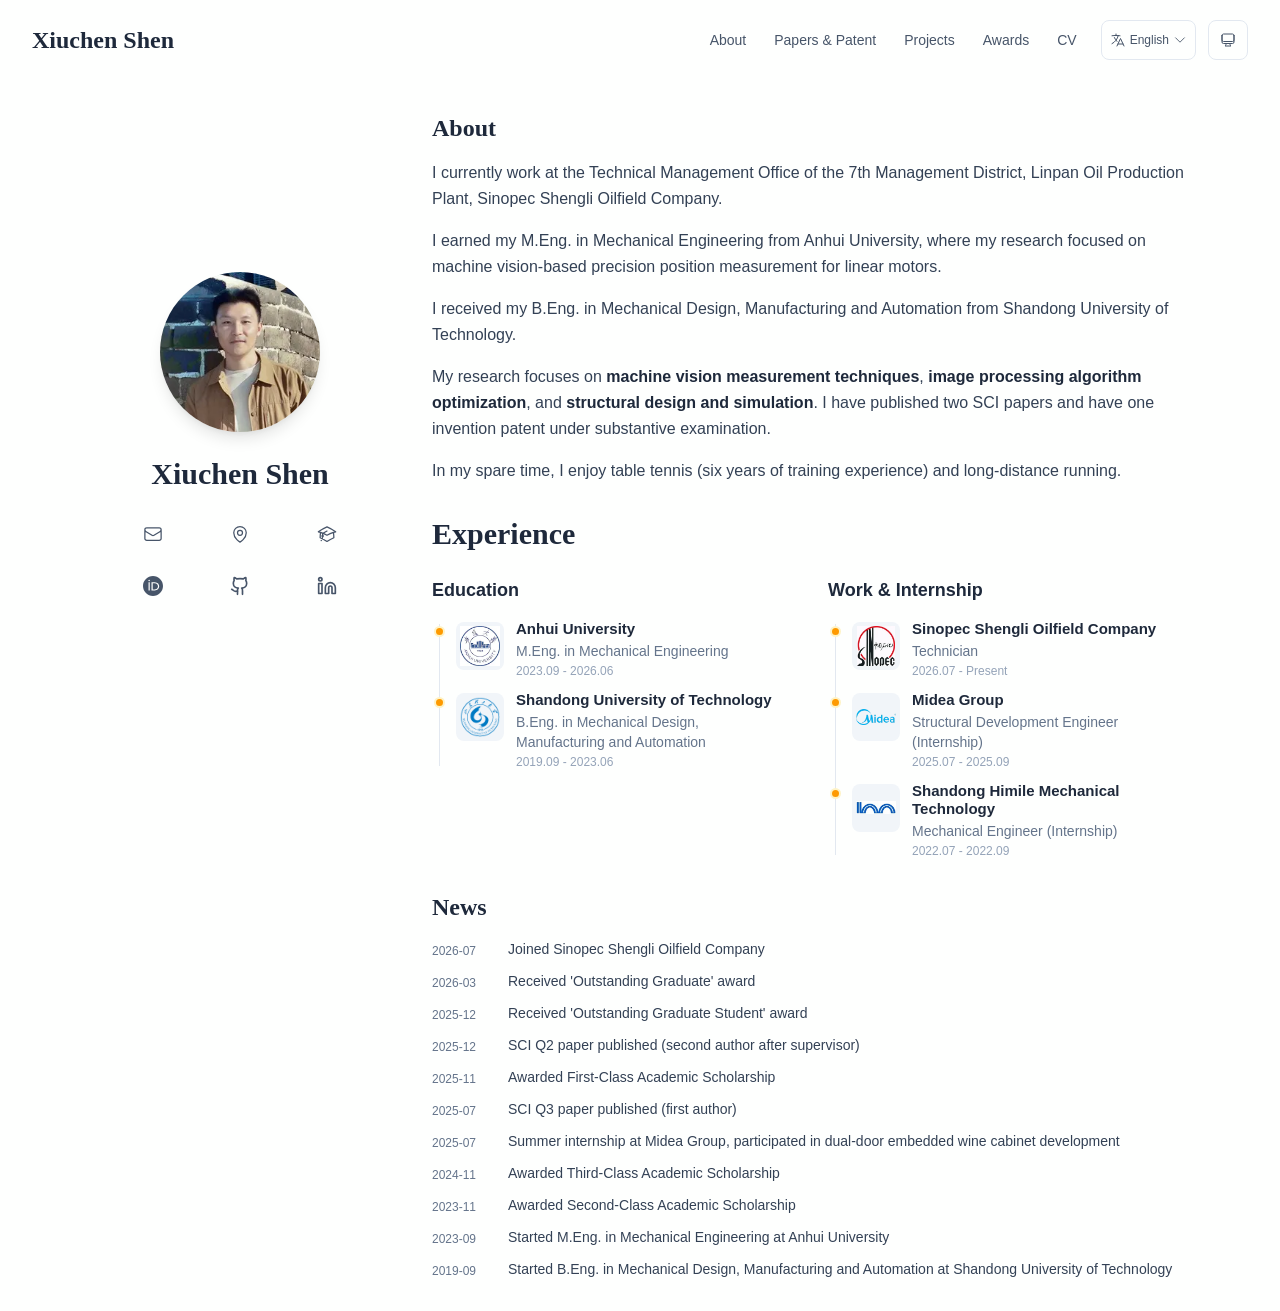
<file: index.html>
<!DOCTYPE html><html lang="en" class="scroll-smooth"><head><meta charSet="utf-8"/><meta name="viewport" content="width=device-width, initial-scale=1"/><link rel="preload" as="image" href="/logos/ahu.webp"/><link rel="preload" as="image" href="/logos/sdut.png"/><link rel="preload" as="image" href="/logos/sinopec.webp"/><link rel="preload" as="image" href="/logos/midea.webp"/><link rel="preload" as="image" href="/logos/himile.webp"/><link rel="stylesheet" href="/_next/static/css/eafecb5d54ad255d.css" data-precedence="next"/><link rel="preload" as="script" fetchPriority="low" href="/_next/static/chunks/webpack-af78f5c2c11af041.js"/><script src="/_next/static/chunks/4bd1b696-87da8c91df6e7ecd.js" async=""></script><script src="/_next/static/chunks/684-3bd1c80b2a2e1efb.js" async=""></script><script src="/_next/static/chunks/main-app-ce86a2521d2cdf64.js" async=""></script><script src="/_next/static/chunks/576-e97fc0a9adde0626.js" async=""></script><script src="/_next/static/chunks/app/layout-102dc34717a74cb3.js" async=""></script><script src="/_next/static/chunks/271-b9ab846b424a447f.js" async=""></script><script src="/_next/static/chunks/18-544ea43a9c8a8d40.js" async=""></script><script src="/_next/static/chunks/568-b566ee57bb00cdc5.js" async=""></script><script src="/_next/static/chunks/app/page-b9866f1154ebcb8a.js" async=""></script><link rel="icon" href="/favicon.svg" type="image/svg+xml"/><link rel="preload" as="image" href="/bio.webp"/><script>
              try {
                const theme = localStorage.getItem('theme-storage');
                const parsed = theme ? JSON.parse(theme) : null;
                const setting = parsed?.state?.theme || 'system';
                const prefersDark = typeof window !== 'undefined' && window.matchMedia && window.matchMedia('(prefers-color-scheme: dark)').matches;
                const effective = setting === 'dark' ? 'dark' : (setting === 'light' ? 'light' : (prefersDark ? 'dark' : 'light'));
                var root = document.documentElement;
                root.classList.add(effective);
                root.setAttribute('data-theme', effective);
              } catch (e) {
                var root = document.documentElement;
                root.classList.add('light');
                root.setAttribute('data-theme', 'light');
              }
            </script><script>
    try {
      const cfg = {"enabled":true,"locales":["zh","en"],"defaultLocale":"en","mode":"auto","fixedLocale":"en","persist":true,"switcher":true,"labels":{"zh":"中文","en":"English"}};
      const storageKey = 'locale-storage';
      const normalize = (value) => typeof value === 'string' ? value.trim().replace('_', '-').toLowerCase() : '';
      const matchLocale = (candidate) => {
        const normalized = normalize(candidate);
        if (!normalized) return null;
        if (cfg.locales.includes(normalized)) return normalized;
        const language = normalized.split('-')[0];
        if (cfg.locales.includes(language)) return language;
        return null;
      };

      let resolved = null;

      if (!cfg.enabled) {
        resolved = cfg.defaultLocale;
      } else if (cfg.persist) {
        resolved = matchLocale(localStorage.getItem(storageKey));
      }

      if (!resolved) {
        if (cfg.mode === 'fixed') {
          resolved = cfg.fixedLocale;
        } else {
          resolved = matchLocale(navigator.language);
        }
      }

      if (!resolved) {
        resolved = cfg.defaultLocale;
      }

      const root = document.documentElement;
      root.lang = resolved;
      root.setAttribute('data-locale', resolved);

      if (cfg.persist) {
        localStorage.setItem(storageKey, resolved);
      }
    } catch (e) {
      const root = document.documentElement;
      root.lang = 'en';
      root.setAttribute('data-locale', 'en');
    }
  </script><title>Xiuchen Shen</title><meta name="description" content="M.Eng. in Mechanical Engineering, Anhui University · Structural Design / Machine Vision / Precision Measurement"/><meta name="author" content="Xiuchen Shen"/><meta name="keywords" content="Xiuchen Shen,PhD,Research,Sinopec Shengli Oilfield Company"/><meta name="creator" content="Xiuchen Shen"/><meta name="publisher" content="Xiuchen Shen"/><meta property="og:title" content="Xiuchen Shen"/><meta property="og:description" content="M.Eng. in Mechanical Engineering, Anhui University · Structural Design / Machine Vision / Precision Measurement"/><meta property="og:site_name" content="Xiuchen Shen&#x27;s Academic Website"/><meta property="og:locale" content="en_US"/><meta property="og:type" content="website"/><meta name="twitter:card" content="summary"/><meta name="twitter:title" content="Xiuchen Shen"/><meta name="twitter:description" content="M.Eng. in Mechanical Engineering, Anhui University · Structural Design / Machine Vision / Precision Measurement"/><link rel="icon" href="/favicon.svg"/><script>document.querySelectorAll('body link[rel="icon"], body link[rel="apple-touch-icon"]').forEach(el => document.head.appendChild(el))</script><script src="/_next/static/chunks/polyfills-42372ed130431b0a.js" noModule=""></script></head><body class="font-sans antialiased"><div style="visibility:hidden"><nav class="fixed top-0 left-0 right-0 z-50" data-headlessui-state=""><div class="anim-nav transition-all duration-300 ease-out bg-transparent"><div class="max-w-7xl mx-auto px-4 sm:px-6 lg:px-8"><div class="flex justify-between items-center h-16 lg:h-20"><div class="flex-shrink-0 hover:scale-105 active:scale-95 transition-transform duration-200"><a href="/" class="text-xl lg:text-2xl font-serif font-semibold text-primary hover:text-accent transition-colors duration-200">Xiuchen Shen</a></div><div class="hidden lg:block"><div class="ml-10 flex items-center space-x-3"><div class="relative flex items-baseline space-x-1"><a href="/" data-nav-href="/" class="relative px-3 py-2 text-sm font-medium rounded-lg transition-colors duration-150 text-primary">About</a><a href="/publications" data-nav-href="/publications" class="relative px-3 py-2 text-sm font-medium rounded-lg transition-colors duration-150 text-neutral-600">Papers &amp; Patent</a><a href="/research" data-nav-href="/research" class="relative px-3 py-2 text-sm font-medium rounded-lg transition-colors duration-150 text-neutral-600">Projects</a><a href="/awards" data-nav-href="/awards" class="relative px-3 py-2 text-sm font-medium rounded-lg transition-colors duration-150 text-neutral-600">Awards</a><a href="/cv" data-nav-href="/cv" class="relative px-3 py-2 text-sm font-medium rounded-lg transition-colors duration-150 text-neutral-600">CV</a></div><div class="flex items-center justify-center w-14 h-10 rounded-lg border border-neutral-200 dark:border-[rgba(148,163,184,0.24)] bg-background dark:bg-neutral-800"><div class="w-6 h-4 rounded bg-neutral-300 animate-pulse"></div></div><div class="flex items-center justify-center w-10 h-10 rounded-lg border border-neutral-200 dark:border-[rgba(148,163,184,0.24)] bg-background dark:bg-neutral-800"><div class="w-4 h-4 rounded-full bg-neutral-300 animate-pulse"></div></div></div></div><div class="lg:hidden flex items-center space-x-2"><div class="flex items-center justify-center w-14 h-10 rounded-lg border border-neutral-200 dark:border-[rgba(148,163,184,0.24)] bg-background dark:bg-neutral-800"><div class="w-6 h-4 rounded bg-neutral-300 animate-pulse"></div></div><div class="flex items-center justify-center w-10 h-10 rounded-lg border border-neutral-200 dark:border-[rgba(148,163,184,0.24)] bg-background dark:bg-neutral-800"><div class="w-4 h-4 rounded-full bg-neutral-300 animate-pulse"></div></div></div></div></div></div><div class="lg:hidden bg-background/95 backdrop-blur-xl border-b border-neutral-200/50"><div class="px-4 py-2 overflow-x-auto scrollbar-hide"><div class="flex items-center space-x-1 min-w-max"><a href="/" class="px-3 py-1.5 rounded-full text-sm font-medium whitespace-nowrap transition-colors duration-200 bg-amber-500 text-white">About</a><a href="/publications" class="px-3 py-1.5 rounded-full text-sm font-medium whitespace-nowrap transition-colors duration-200 text-neutral-600 hover:text-amber-500 hover:bg-amber-50">Papers &amp; Patent</a><a href="/research" class="px-3 py-1.5 rounded-full text-sm font-medium whitespace-nowrap transition-colors duration-200 text-neutral-600 hover:text-amber-500 hover:bg-amber-50">Projects</a><a href="/awards" class="px-3 py-1.5 rounded-full text-sm font-medium whitespace-nowrap transition-colors duration-200 text-neutral-600 hover:text-amber-500 hover:bg-amber-50">Awards</a><a href="/cv" class="px-3 py-1.5 rounded-full text-sm font-medium whitespace-nowrap transition-colors duration-200 text-neutral-600 hover:text-amber-500 hover:bg-amber-50">CV</a></div></div></div></nav><main class="min-h-screen pt-28 lg:pt-20"><div class="max-w-6xl mx-auto px-4 sm:px-6 lg:px-8 py-8 bg-background min-h-screen"><div class="lg:flex lg:gap-12"><div class="lg:w-72 lg:flex-shrink-0"><div class="lg:fixed lg:w-72 lg:top-0 lg:h-screen lg:flex lg:items-center"><div class="w-full"><div class="anim-in" style="animation-delay:0s;animation-duration:0.6s"><div class="w-40 aspect-square mx-auto mb-6 rounded-full shadow-lg hover:shadow-xl transition-all duration-200 hover:scale-105" style="background-image:url(/bio.webp);background-size:275%;background-position:47% 50%;background-repeat:no-repeat"></div><div class="text-center mb-6"><h1 class="text-3xl font-serif font-bold text-primary mb-2">Xiuchen Shen</h1></div><div class="grid grid-cols-3 gap-3 sm:gap-4 mb-6 relative px-2 max-w-[260px] mx-auto justify-items-center"><div class="relative"><button class="p-2 sm:p-2 transition-colors duration-200 text-neutral-600 dark:text-neutral-400 hover:text-accent" aria-label="Email"><svg xmlns="http://www.w3.org/2000/svg" fill="none" viewBox="0 0 24 24" stroke-width="1.5" stroke="currentColor" aria-hidden="true" data-slot="icon" class="h-5 w-5"><path stroke-linecap="round" stroke-linejoin="round" d="M21.75 6.75v10.5a2.25 2.25 0 0 1-2.25 2.25h-15a2.25 2.25 0 0 1-2.25-2.25V6.75m19.5 0A2.25 2.25 0 0 0 19.5 4.5h-15a2.25 2.25 0 0 0-2.25 2.25m19.5 0v.243a2.25 2.25 0 0 1-1.07 1.916l-7.5 4.615a2.25 2.25 0 0 1-2.36 0L3.32 8.91a2.25 2.25 0 0 1-1.07-1.916V6.75"></path></svg></button></div><div class="relative"><button class="p-2 sm:p-2 transition-colors duration-200 text-neutral-600 dark:text-neutral-400 hover:text-accent" aria-label="Location"><svg xmlns="http://www.w3.org/2000/svg" fill="none" viewBox="0 0 24 24" stroke-width="1.5" stroke="currentColor" aria-hidden="true" data-slot="icon" class="h-5 w-5"><path stroke-linecap="round" stroke-linejoin="round" d="M15 10.5a3 3 0 1 1-6 0 3 3 0 0 1 6 0Z"></path><path stroke-linecap="round" stroke-linejoin="round" d="M19.5 10.5c0 7.142-7.5 11.25-7.5 11.25S4.5 17.642 4.5 10.5a7.5 7.5 0 1 1 15 0Z"></path></svg></button></div><a href="https://scholar.google.com" target="_blank" rel="noopener noreferrer" class="p-2 sm:p-2 text-neutral-600 dark:text-neutral-400 hover:text-accent transition-colors duration-200" aria-label="Google Scholar"><svg xmlns="http://www.w3.org/2000/svg" fill="none" viewBox="0 0 24 24" stroke-width="1.5" stroke="currentColor" aria-hidden="true" data-slot="icon" class="h-5 w-5"><path stroke-linecap="round" stroke-linejoin="round" d="M4.26 10.147a60.438 60.438 0 0 0-.491 6.347A48.62 48.62 0 0 1 12 20.904a48.62 48.62 0 0 1 8.232-4.41 60.46 60.46 0 0 0-.491-6.347m-15.482 0a50.636 50.636 0 0 0-2.658-.813A59.906 59.906 0 0 1 12 3.493a59.903 59.903 0 0 1 10.399 5.84c-.896.248-1.783.52-2.658.814m-15.482 0A50.717 50.717 0 0 1 12 13.489a50.702 50.702 0 0 1 7.74-3.342M6.75 15a.75.75 0 1 0 0-1.5.75.75 0 0 0 0 1.5Zm0 0v-3.675A55.378 55.378 0 0 1 12 8.443m-7.007 11.55A5.981 5.981 0 0 0 6.75 15.75v-1.5"></path></svg></a><a href="https://orcid.org/0009-0000-3055-7019" target="_blank" rel="noopener noreferrer" class="p-2 sm:p-2 text-neutral-600 dark:text-neutral-400 hover:text-accent transition-colors duration-200" aria-label="ORCID"><svg viewBox="0 0 24 24" fill="currentColor" class="h-5 w-5" xmlns="http://www.w3.org/2000/svg"><path d="M12 0C5.372 0 0 5.372 0 12s5.372 12 12 12 12-5.372 12-12S18.628 0 12 0zM7.369 4.378c.525 0 .947.431.947.947s-.422.947-.947.947a.95.95 0 0 1-.947-.947c0-.525.422-.947.947-.947zm-.722 3.038h1.444v10.041H6.647V7.416zm3.562 0h3.9c3.712 0 5.344 2.653 5.344 5.025 0 2.578-2.016 5.025-5.325 5.025h-3.919V7.416zm1.444 1.303v7.444h2.297c3.272 0 4.022-2.484 4.022-3.722 0-2.016-1.284-3.722-4.097-3.722h-2.222z"></path></svg></a><a href="https://github.com/sxczry-dot" target="_blank" rel="noopener noreferrer" class="p-2 sm:p-2 text-neutral-600 dark:text-neutral-400 hover:text-accent transition-colors duration-200" aria-label="GitHub"><svg xmlns="http://www.w3.org/2000/svg" width="24" height="24" viewBox="0 0 24 24" fill="none" stroke="currentColor" stroke-width="2" stroke-linecap="round" stroke-linejoin="round" class="lucide lucide-github h-5 w-5" aria-hidden="true"><path d="M15 22v-4a4.8 4.8 0 0 0-1-3.5c3 0 6-2 6-5.5.08-1.25-.27-2.48-1-3.5.28-1.15.28-2.35 0-3.5 0 0-1 0-3 1.5-2.64-.5-5.36-.5-8 0C6 2 5 2 5 2c-.3 1.15-.3 2.35 0 3.5A5.403 5.403 0 0 0 4 9c0 3.5 3 5.5 6 5.5-.39.49-.68 1.05-.85 1.65-.17.6-.22 1.23-.15 1.85v4"></path><path d="M9 18c-4.51 2-5-2-7-2"></path></svg></a><a href="https://www.linkedin.com/in/秀琛-沈-8b1a542b4" target="_blank" rel="noopener noreferrer" class="p-2 sm:p-2 text-neutral-600 dark:text-neutral-400 hover:text-accent transition-colors duration-200" aria-label="LinkedIn"><svg xmlns="http://www.w3.org/2000/svg" width="24" height="24" viewBox="0 0 24 24" fill="none" stroke="currentColor" stroke-width="2" stroke-linecap="round" stroke-linejoin="round" class="lucide lucide-linkedin h-5 w-5" aria-hidden="true"><path d="M16 8a6 6 0 0 1 6 6v7h-4v-7a2 2 0 0 0-2-2 2 2 0 0 0-2 2v7h-4v-7a6 6 0 0 1 6-6z"></path><rect width="4" height="12" x="2" y="9"></rect><circle cx="4" cy="4" r="2"></circle></svg></a></div></div></div></div></div><div class="flex-1 min-w-0 space-y-8"><section id="about" class="scroll-mt-24 space-y-8"><section class="anim-in" style="animation-delay:0.2s;animation-duration:0.6s"><h2 class="text-2xl font-serif font-bold text-primary mb-4">About</h2><div class="text-neutral-700 dark:text-neutral-600 leading-relaxed"><p class="mb-4 last:mb-0">I currently work at the Technical Management Office of the 7th Management District, Linpan Oil Production Plant, Sinopec Shengli Oilfield Company.</p>
<p class="mb-4 last:mb-0">I earned my M.Eng. in Mechanical Engineering from Anhui University, where my research focused on machine vision-based precision position measurement for linear motors.</p>
<p class="mb-4 last:mb-0">I received my B.Eng. in Mechanical Design, Manufacturing and Automation from Shandong University of Technology.</p>
<p class="mb-4 last:mb-0">My research focuses on <strong class="font-semibold text-primary">machine vision measurement techniques</strong>, <strong class="font-semibold text-primary">image processing algorithm optimization</strong>, and <strong class="font-semibold text-primary">structural design and simulation</strong>. I have published two SCI papers and have one invention patent under substantive examination.</p>
<p class="mb-4 last:mb-0">In my spare time, I enjoy table tennis (six years of training experience) and long-distance running.</p></div></section><div class="anim-in" style="animation-delay:0.4s;animation-duration:0.6s"><div class="mb-6"><h1 class="text-3xl font-serif font-bold text-primary">Experience</h1></div><div class="grid grid-cols-1 md:grid-cols-2 gap-10"><div><h2 class="text-lg font-semibold text-primary mb-4">Education</h2><div class="relative pl-6"><div class="absolute left-[7px] top-1 bottom-1 w-px bg-neutral-200 dark:bg-neutral-600"></div><div class="space-y-3"><div class="anim-in relative" style="animation-delay:0s;animation-duration:0.3s"><div class="absolute -left-[20px] top-[8px] w-[7px] h-[7px] rounded-full bg-amber-500 ring-2 ring-amber-100 dark:ring-amber-900/30"></div><div class="flex items-start gap-3"><div class="flex-shrink-0 w-12 h-12 rounded-lg bg-neutral-100 dark:bg-neutral-800 overflow-hidden flex items-center justify-center mt-0.5"><img src="/logos/ahu.webp" alt="" class="w-full h-full object-contain p-1"/></div><div class="flex-grow min-w-0"><p class="font-semibold text-primary text-[15px] leading-tight">Anhui University</p><p class="text-sm text-neutral-500 mt-0.5">M.Eng. in Mechanical Engineering</p><p class="text-xs text-neutral-400 mt-0.5">2023.09 - 2026.06</p></div></div></div><div class="anim-in relative" style="animation-delay:0.06s;animation-duration:0.3s"><div class="absolute -left-[20px] top-[8px] w-[7px] h-[7px] rounded-full bg-amber-500 ring-2 ring-amber-100 dark:ring-amber-900/30"></div><div class="flex items-start gap-3"><div class="flex-shrink-0 w-12 h-12 rounded-lg bg-neutral-100 dark:bg-neutral-800 overflow-hidden flex items-center justify-center mt-0.5"><img src="/logos/sdut.png" alt="" class="w-full h-full object-contain p-1"/></div><div class="flex-grow min-w-0"><p class="font-semibold text-primary text-[15px] leading-tight">Shandong University of Technology</p><p class="text-sm text-neutral-500 mt-0.5">B.Eng. in Mechanical Design, Manufacturing and Automation</p><p class="text-xs text-neutral-400 mt-0.5">2019.09 - 2023.06</p></div></div></div></div></div></div><div><h2 class="text-lg font-semibold text-primary mb-4">Work &amp; Internship</h2><div class="relative pl-6"><div class="absolute left-[7px] top-1 bottom-1 w-px bg-neutral-200 dark:bg-neutral-600"></div><div class="space-y-3"><div class="anim-in relative" style="animation-delay:0s;animation-duration:0.3s"><div class="absolute -left-[20px] top-[8px] w-[7px] h-[7px] rounded-full bg-amber-500 ring-2 ring-amber-100 dark:ring-amber-900/30"></div><div class="flex items-start gap-3"><div class="flex-shrink-0 w-12 h-12 rounded-lg bg-neutral-100 dark:bg-neutral-800 overflow-hidden flex items-center justify-center mt-0.5"><img src="/logos/sinopec.webp" alt="" class="w-full h-full object-contain p-1"/></div><div class="flex-grow min-w-0"><p class="font-semibold text-primary text-[15px] leading-tight">Sinopec Shengli Oilfield Company</p><p class="text-sm text-neutral-500 mt-0.5">Technician</p><p class="text-xs text-neutral-400 mt-0.5">2026.07 - Present</p></div></div></div><div class="anim-in relative" style="animation-delay:0.06s;animation-duration:0.3s"><div class="absolute -left-[20px] top-[8px] w-[7px] h-[7px] rounded-full bg-amber-500 ring-2 ring-amber-100 dark:ring-amber-900/30"></div><div class="flex items-start gap-3"><div class="flex-shrink-0 w-12 h-12 rounded-lg bg-neutral-100 dark:bg-neutral-800 overflow-hidden flex items-center justify-center mt-0.5"><img src="/logos/midea.webp" alt="" class="w-full h-full object-contain p-1"/></div><div class="flex-grow min-w-0"><p class="font-semibold text-primary text-[15px] leading-tight">Midea Group</p><p class="text-sm text-neutral-500 mt-0.5">Structural Development Engineer (Internship)</p><p class="text-xs text-neutral-400 mt-0.5">2025.07 - 2025.09</p></div></div></div><div class="anim-in relative" style="animation-delay:0.12s;animation-duration:0.3s"><div class="absolute -left-[20px] top-[8px] w-[7px] h-[7px] rounded-full bg-amber-500 ring-2 ring-amber-100 dark:ring-amber-900/30"></div><div class="flex items-start gap-3"><div class="flex-shrink-0 w-12 h-12 rounded-lg bg-neutral-100 dark:bg-neutral-800 overflow-hidden flex items-center justify-center mt-0.5"><img src="/logos/himile.webp" alt="" class="w-full h-full object-contain p-1"/></div><div class="flex-grow min-w-0"><p class="font-semibold text-primary text-[15px] leading-tight">Shandong Himile Mechanical Technology</p><p class="text-sm text-neutral-500 mt-0.5">Mechanical Engineer (Internship)</p><p class="text-xs text-neutral-400 mt-0.5">2022.07 - 2022.09</p></div></div></div></div></div></div></div></div><section class="anim-in" style="animation-delay:0.5s;animation-duration:0.6s"><h2 class="text-2xl font-serif font-bold text-primary mb-4">News</h2><div class="space-y-3"><div class="flex items-start space-x-3"><span class="text-xs text-neutral-500 mt-1 w-16 flex-shrink-0">2026-07</span><p class="text-sm text-neutral-700">Joined Sinopec Shengli Oilfield Company</p></div><div class="flex items-start space-x-3"><span class="text-xs text-neutral-500 mt-1 w-16 flex-shrink-0">2026-03</span><p class="text-sm text-neutral-700">Received &#x27;Outstanding Graduate&#x27; award</p></div><div class="flex items-start space-x-3"><span class="text-xs text-neutral-500 mt-1 w-16 flex-shrink-0">2025-12</span><p class="text-sm text-neutral-700">Received &#x27;Outstanding Graduate Student&#x27; award</p></div><div class="flex items-start space-x-3"><span class="text-xs text-neutral-500 mt-1 w-16 flex-shrink-0">2025-12</span><p class="text-sm text-neutral-700">SCI Q2 paper published (second author after supervisor)</p></div><div class="flex items-start space-x-3"><span class="text-xs text-neutral-500 mt-1 w-16 flex-shrink-0">2025-11</span><p class="text-sm text-neutral-700">Awarded First-Class Academic Scholarship</p></div><div class="flex items-start space-x-3"><span class="text-xs text-neutral-500 mt-1 w-16 flex-shrink-0">2025-07</span><p class="text-sm text-neutral-700">SCI Q3 paper published (first author)</p></div><div class="flex items-start space-x-3"><span class="text-xs text-neutral-500 mt-1 w-16 flex-shrink-0">2025-07</span><p class="text-sm text-neutral-700">Summer internship at Midea Group, participated in dual-door embedded wine cabinet development</p></div><div class="flex items-start space-x-3"><span class="text-xs text-neutral-500 mt-1 w-16 flex-shrink-0">2024-11</span><p class="text-sm text-neutral-700">Awarded Third-Class Academic Scholarship</p></div><div class="flex items-start space-x-3"><span class="text-xs text-neutral-500 mt-1 w-16 flex-shrink-0">2023-11</span><p class="text-sm text-neutral-700">Awarded Second-Class Academic Scholarship</p></div><div class="flex items-start space-x-3"><span class="text-xs text-neutral-500 mt-1 w-16 flex-shrink-0">2023-09</span><p class="text-sm text-neutral-700">Started M.Eng. in Mechanical Engineering at Anhui University</p></div><div class="flex items-start space-x-3"><span class="text-xs text-neutral-500 mt-1 w-16 flex-shrink-0">2019-09</span><p class="text-sm text-neutral-700">Started B.Eng. in Mechanical Design, Manufacturing and Automation at Shandong University of Technology</p></div></div></section></section></div></div></div><!--$--><!--/$--><!--$--><!--/$--></main></div><script src="/_next/static/chunks/webpack-af78f5c2c11af041.js" async=""></script><script>(self.__next_f=self.__next_f||[]).push([0])</script><script>self.__next_f.push([1,"1:\"$Sreact.fragment\"\n3:I[3719,[\"576\",\"static/chunks/576-e97fc0a9adde0626.js\",\"177\",\"static/chunks/app/layout-102dc34717a74cb3.js\"],\"ThemeProvider\"]\n4:I[310,[\"576\",\"static/chunks/576-e97fc0a9adde0626.js\",\"177\",\"static/chunks/app/layout-102dc34717a74cb3.js\"],\"LocaleProvider\"]\n5:I[4574,[\"576\",\"static/chunks/576-e97fc0a9adde0626.js\",\"177\",\"static/chunks/app/layout-102dc34717a74cb3.js\"],\"default\"]\n6:I[7555,[],\"\"]\n7:I[1295,[],\"\"]\n8:I[2038,[\"271\",\"static/chunks/271-b9ab846b424a447f.js\",\"18\",\"static/chunks/18-544ea43a9c8a8d40.js\",\"568\",\"static/chunks/568-b566ee57bb00cdc5.js\",\"974\",\"static/chunks/app/page-b9866f1154ebcb8a.js\"],\"default\"]\n9:I[9665,[],\"MetadataBoundary\"]\nb:I[9665,[],\"OutletBoundary\"]\ne:I[4911,[],\"AsyncMetadataOutlet\"]\n10:I[9665,[],\"ViewportBoundary\"]\n12:I[6614,[],\"\"]\n:HL[\"/_next/static/css/eafecb5d54ad255d.css\",\"style\"]\n2:T5d7,\n    try {\n      const cfg = {\"enabled\":true,\"locales\":[\"zh\",\"en\"],\"defaultLocale\":\"en\",\"mode\":\"auto\",\"fixedLocale\":\"en\",\"persist\":true,\"switcher\":true,\"labels\":{\"zh\":\"中文\",\"en\":\"English\"}};\n      const storageKey = 'locale-storage';\n      const normalize = (value) =\u003e typeof value === 'string' ? value.trim().replace('_', '-').toLowerCase() : '';\n      const matchLocale = (candidate) =\u003e {\n        const normalized = normalize(candidate);\n        if (!normalized) return null;\n        if (cfg.locales.includes(normalized)) return normalized;\n        const language = normalized.split('-')[0];\n        if (cfg.locales.includes(language)) return language;\n        return null;\n      };\n\n      let resolved = null;\n\n      if (!cfg.enabled) {\n        resolved = cfg.defaultLocale;\n      } else if (cfg.persist) {\n        resolved = matchLocale(localStorage.getItem(storageKey));\n      }\n\n      if (!resolved) {\n        if (cfg.mode === 'fixed') {\n          resolved = cfg.fixedLocale;\n        } else {\n          resolved = matchLocale(navigator.language);\n        }\n      }\n\n      if (!resolved) {\n        resolved = cfg.defaultLocale;\n      }\n\n      const root = document.documentElement;\n      root.la"])</script><script>self.__next_f.push([1,"ng = resolved;\n      root.setAttribute('data-locale', resolved);\n\n      if (cfg.persist) {\n        localStorage.setItem(storageKey, resolved);\n      }\n    } catch (e) {\n      const root = document.documentElement;\n      root.lang = 'en';\n      root.setAttribute('data-locale', 'en');\n    }\n  "])</script><script>self.__next_f.push([1,"0:{\"P\":null,\"b\":\"ZCEarE0s_vEpCMp-8iE9z\",\"p\":\"\",\"c\":[\"\",\"\"],\"i\":false,\"f\":[[[\"\",{\"children\":[\"__PAGE__\",{}]},\"$undefined\",\"$undefined\",true],[\"\",[\"$\",\"$1\",\"c\",{\"children\":[[[\"$\",\"link\",\"0\",{\"rel\":\"stylesheet\",\"href\":\"/_next/static/css/eafecb5d54ad255d.css\",\"precedence\":\"next\",\"crossOrigin\":\"$undefined\",\"nonce\":\"$undefined\"}]],[\"$\",\"html\",null,{\"lang\":\"en\",\"className\":\"scroll-smooth\",\"suppressHydrationWarning\":true,\"children\":[[\"$\",\"head\",null,{\"children\":[[\"$\",\"link\",null,{\"rel\":\"icon\",\"href\":\"/favicon.svg\",\"type\":\"image/svg+xml\"}],[\"$\",\"link\",null,{\"rel\":\"preload\",\"as\":\"image\",\"href\":\"/bio.webp\"}],[\"$\",\"script\",null,{\"dangerouslySetInnerHTML\":{\"__html\":\"\\n              try {\\n                const theme = localStorage.getItem('theme-storage');\\n                const parsed = theme ? JSON.parse(theme) : null;\\n                const setting = parsed?.state?.theme || 'system';\\n                const prefersDark = typeof window !== 'undefined' \u0026\u0026 window.matchMedia \u0026\u0026 window.matchMedia('(prefers-color-scheme: dark)').matches;\\n                const effective = setting === 'dark' ? 'dark' : (setting === 'light' ? 'light' : (prefersDark ? 'dark' : 'light'));\\n                var root = document.documentElement;\\n                root.classList.add(effective);\\n                root.setAttribute('data-theme', effective);\\n              } catch (e) {\\n                var root = document.documentElement;\\n                root.classList.add('light');\\n                root.setAttribute('data-theme', 'light');\\n              }\\n            \"}}],[\"$\",\"script\",null,{\"dangerouslySetInnerHTML\":{\"__html\":\"$2\"}}]]}],[\"$\",\"body\",null,{\"className\":\"font-sans antialiased\",\"children\":[\"$\",\"$L3\",null,{\"children\":[\"$\",\"$L4\",null,{\"config\":{\"enabled\":true,\"locales\":[\"zh\",\"en\"],\"defaultLocale\":\"en\",\"mode\":\"auto\",\"fixedLocale\":\"en\",\"persist\":true,\"switcher\":true,\"labels\":{\"zh\":\"中文\",\"en\":\"English\"}},\"children\":[[\"$\",\"$L5\",null,{\"items\":[{\"title\":\"About\",\"type\":\"page\",\"target\":\"about\",\"href\":\"/\"},{\"title\":\"Papers \u0026 Patent\",\"type\":\"page\",\"target\":\"publications\",\"href\":\"/publications\"},{\"title\":\"Projects\",\"type\":\"page\",\"target\":\"research\",\"href\":\"/research\"},{\"title\":\"Awards\",\"type\":\"page\",\"target\":\"awards\",\"href\":\"/awards\"},{\"title\":\"CV\",\"type\":\"page\",\"target\":\"cv\",\"href\":\"/cv\"}],\"siteTitle\":\"Xiuchen Shen\",\"enableOnePageMode\":false,\"i18n\":\"$0:f:0:1:1:props:children:1:props:children:1:props:children:props:children:props:config\",\"itemsByLocale\":{\"zh\":[{\"title\":\"关于我\",\"type\":\"page\",\"target\":\"about\",\"href\":\"/\"},{\"title\":\"论文\u0026专利\",\"type\":\"page\",\"target\":\"publications\",\"href\":\"/publications\"},{\"title\":\"项目\",\"type\":\"page\",\"target\":\"research\",\"href\":\"/research\"},{\"title\":\"奖项\",\"type\":\"page\",\"target\":\"awards\",\"href\":\"/awards\"},{\"title\":\"简历\",\"type\":\"page\",\"target\":\"cv\",\"href\":\"/cv\"}],\"en\":[{\"title\":\"About\",\"type\":\"page\",\"target\":\"about\",\"href\":\"/\"},{\"title\":\"Papers \u0026 Patent\",\"type\":\"page\",\"target\":\"publications\",\"href\":\"/publications\"},{\"title\":\"Projects\",\"type\":\"page\",\"target\":\"research\",\"href\":\"/research\"},{\"title\":\"Awards\",\"type\":\"page\",\"target\":\"awards\",\"href\":\"/awards\"},{\"title\":\"CV\",\"type\":\"page\",\"target\":\"cv\",\"href\":\"/cv\"}]},\"siteTitleByLocale\":{\"zh\":\"沈秀琛\",\"en\":\"Xiuchen Shen\"}}],[\"$\",\"main\",null,{\"className\":\"min-h-screen pt-28 lg:pt-20\",\"children\":[\"$\",\"$L6\",null,{\"parallelRouterKey\":\"children\",\"error\":\"$undefined\",\"errorStyles\":\"$undefined\",\"errorScripts\":\"$undefined\",\"template\":[\"$\",\"$L7\",null,{}],\"templateStyles\":\"$undefined\",\"templateScripts\":\"$undefined\",\"notFound\":[[[\"$\",\"title\",null,{\"children\":\"404: This page could not be found.\"}],[\"$\",\"div\",null,{\"style\":{\"fontFamily\":\"system-ui,\\\"Segoe UI\\\",Roboto,Helvetica,Arial,sans-serif,\\\"Apple Color Emoji\\\",\\\"Segoe UI Emoji\\\"\",\"height\":\"100vh\",\"textAlign\":\"center\",\"display\":\"flex\",\"flexDirection\":\"column\",\"alignItems\":\"center\",\"justifyContent\":\"center\"},\"children\":[\"$\",\"div\",null,{\"children\":[[\"$\",\"style\",null,{\"dangerouslySetInnerHTML\":{\"__html\":\"body{color:#000;background:#fff;margin:0}.next-error-h1{border-right:1px solid rgba(0,0,0,.3)}@media (prefers-color-scheme:dark){body{color:#fff;background:#000}.next-error-h1{border-right:1px solid rgba(255,255,255,.3)}}\"}}],[\"$\",\"h1\",null,{\"className\":\"next-error-h1\",\"style\":{\"display\":\"inline-block\",\"margin\":\"0 20px 0 0\",\"padding\":\"0 23px 0 0\",\"fontSize\":24,\"fontWeight\":500,\"verticalAlign\":\"top\",\"lineHeight\":\"49px\"},\"children\":404}],[\"$\",\"div\",null,{\"style\":{\"display\":\"inline-block\"},\"children\":[\"$\",\"h2\",null,{\"style\":{\"fontSize\":14,\"fontWeight\":400,\"lineHeight\":\"49px\",\"margin\":0},\"children\":\"This page could not be found.\"}]}]]}]}]],[]],\"forbidden\":\"$undefined\",\"unauthorized\":\"$undefined\"}]}]]}]}]}]]}]]}],{\"children\":[\"__PAGE__\",[\"$\",\"$1\",\"c\",{\"children\":[[\"$\",\"$L8\",null,{\"dataByLocale\":{\"zh\":{\"author\":{\"name\":\"沈秀琛\",\"title\":\"技术员\",\"institution\":\"中国石油化工集团胜利油田分公司\",\"avatar\":\"/bio.webp\"},\"social\":{\"email\":\"sxczry@163.com\",\"location\":\"山东，德州\",\"location_url\":\"https://maps.google.com\",\"location_details\":[\"中国山东省德州市\",\"临邑县临盘街道\"],\"google_scholar\":\"https://scholar.google.com\",\"orcid\":\"https://orcid.org/0009-0000-3055-7019\",\"linkedin\":\"https://www.linkedin.com/in/秀琛-沈-8b1a542b4\",\"github\":\"https://github.com/sxczry-dot\"},\"features\":{\"enable_likes\":true,\"enable_one_page_mode\":false},\"enableOnePageMode\":false,\"researchInterests\":[\"机器视觉测量\",\"精密位移检测\",\"图像处理算法\",\"结构设计与仿真\",\"直线电机控制\"],\"pagesToShow\":[{\"type\":\"about\",\"id\":\"about\",\"sections\":[{\"id\":\"about\",\"type\":\"markdown\",\"source\":\"bio.md\",\"title\":\"关于我\",\"content\":\"我目前就职于中石化胜利油田临盘采油厂第七管理区技术管理室\\r\\n\\r\\n硕士毕业于安徽大学机械工程专业，研究方向为基于机器视觉的直线电机位置精密测量。\\r\\n\\r\\n本科毕业于山东理工大学机械设计制造及其自动化专业。\\r\\n\\r\\n我的研究聚焦于**机器视觉测量技术**、**图像处理算法优化**，以及**结构设计与仿真**。已发表SCI论文两篇，实审发明专利一项。\\r\\n\\r\\n业余热爱乒乓球（六年训练经验）和长跑。\\r\\n\"},{\"id\":\"experience\",\"type\":\"timeline\",\"title\":\"经历\",\"source\":\"experience.toml\",\"groups\":[{\"title\":\"教育经历\",\"items\":[{\"title\":\"安徽大学\",\"subtitle\":\"机械工程硕士\",\"date\":\"2023.09 - 2026.06\",\"image\":\"/logos/ahu.webp\",\"content\":\"研究方向：基于机器视觉的直线电机位置精密测量。发表 SCI 论文两篇，实审发明专利一项。\"},{\"title\":\"山东理工大学\",\"subtitle\":\"机械设计制造及其自动化学士\",\"date\":\"2019.09 - 2023.06\",\"image\":\"/logos/sdut.png\",\"content\":\"主修机械原理、机械设计、材料力学、理论力学、机械制造工艺学等课程。\"}]},{\"title\":\"工作\u0026实习经历\",\"items\":[{\"title\":\"中国石油化工股份有限公司胜利油田分公司\",\"subtitle\":\"技术员\",\"date\":\"2026.07 - 至今\",\"image\":\"/logos/sinopec.webp\",\"content\":\"就职于临盘采油厂第七管理区技术管理室。\"},{\"title\":\"美的集团股份有限公司\",\"subtitle\":\"结构开发工程师（实习）\",\"date\":\"2025.07 - 2025.09\",\"image\":\"/logos/midea.webp\",\"content\":\"参与双开门嵌入式酒柜的结构设计与优化、样机组装与调试、产品质控点交底书的撰写。\"},{\"title\":\"山东豪迈机械科技股份有限公司\",\"subtitle\":\"机械工程师（实习）\",\"date\":\"2022.07 - 2022.09\",\"image\":\"/logos/himile.webp\",\"content\":\"完成轮胎模具的安装与调试，掌握各类子午线轮胎模具的制造原理和工艺规程。\"}]}]},{\"id\":\"news\",\"type\":\"list\",\"title\":\"动态\",\"source\":\"news.toml\",\"items\":[{\"date\":\"2026-07\",\"content\":\"入职中国石油化工股份有限公司胜利油田分公司\"},{\"date\":\"2026-03\",\"content\":\"获校级「优秀毕业生」称号\"},{\"date\":\"2025-12\",\"content\":\"获校级「优秀研究生」称号\"},{\"date\":\"2025-12\",\"content\":\"SCI 二区论文发表（导师外一作）\"},{\"date\":\"2025-11\",\"content\":\"获特等学业奖学金\"},{\"date\":\"2025-07\",\"content\":\"SCI 三区论文发表（一作）\"},{\"date\":\"2025-07\",\"content\":\"进入美的集团股份有限公司进行暑期实习，参与双开门嵌入式酒柜的开发\"},{\"date\":\"2024-11\",\"content\":\"获三等学业奖学金\"},{\"date\":\"2023-11\",\"content\":\"获二等学业奖学金\"},{\"date\":\"2023-09\",\"content\":\"进入安徽大学攻读机械工程硕士学位\"},{\"date\":\"2019-09\",\"content\":\"进入山东理工大学攻读机械设计制造及其自动化学士学位\"}]}]}]},\"en\":{\"author\":{\"name\":\"Xiuchen Shen\",\"title\":\"Technician\",\"institution\":\"Sinopec Shengli Oilfield Company\",\"avatar\":\"/bio.webp\"},\"social\":{\"email\":\"sxczry@163.com\",\"location\":\"Dezhou, Shandong\",\"location_url\":\"https://maps.google.com\",\"location_details\":[\"Linpan Subdistrict, Linyi County,\",\"Dezhou, Shandong, China\"],\"google_scholar\":\"https://scholar.google.com\",\"orcid\":\"https://orcid.org/0009-0000-3055-7019\",\"linkedin\":\"https://www.linkedin.com/in/秀琛-沈-8b1a542b4\",\"github\":\"https://github.com/sxczry-dot\"},\"features\":{\"enable_likes\":true,\"enable_one_page_mode\":false},\"enableOnePageMode\":false,\"researchInterests\":[\"Machine Vision Measurement\",\"Precision Displacement Detection\",\"Image Processing Algorithms\",\"Structural Design \u0026 Simulation\",\"Linear Motor Control\"],\"pagesToShow\":[{\"type\":\"about\",\"id\":\"about\",\"sections\":[{\"id\":\"about\",\"type\":\"markdown\",\"source\":\"bio.md\",\"title\":\"About\",\"content\":\"I currently work at the Technical Management Office of the 7th Management District, Linpan Oil Production Plant, Sinopec Shengli Oilfield Company.\\n\\nI earned my M.Eng. in Mechanical Engineering from Anhui University, where my research focused on machine vision-based precision position measurement for linear motors.\\n\\nI received my B.Eng. in Mechanical Design, Manufacturing and Automation from Shandong University of Technology.\\n\\nMy research focuses on **machine vision measurement techniques**, **image processing algorithm optimization**, and **structural design and simulation**. I have published two SCI papers and have one invention patent under substantive examination.\\n\\nIn my spare time, I enjoy table tennis (six years of training experience) and long-distance running.\\n\"},{\"id\":\"experience\",\"type\":\"timeline\",\"title\":\"Experience\",\"source\":\"experience.toml\",\"groups\":[{\"title\":\"Education\",\"items\":[{\"title\":\"Anhui University\",\"subtitle\":\"M.Eng. in Mechanical Engineering\",\"date\":\"2023.09 - 2026.06\",\"image\":\"/logos/ahu.webp\",\"content\":\"Research focus: machine vision-based precision position measurement for linear motors. Published two SCI papers and filed one invention patent.\"},{\"title\":\"Shandong University of Technology\",\"subtitle\":\"B.Eng. in Mechanical Design, Manufacturing and Automation\",\"date\":\"2019.09 - 2023.06\",\"image\":\"/logos/sdut.png\",\"content\":\"Key courses: Mechanical Principles, Mechanical Design, Mechanics of Materials, Theoretical Mechanics, Manufacturing Technology.\"}]},{\"title\":\"Work \u0026 Internship\",\"items\":[{\"title\":\"Sinopec Shengli Oilfield Company\",\"subtitle\":\"Technician\",\"date\":\"2026.07 - Present\",\"image\":\"/logos/sinopec.webp\",\"content\":\"Technical Management Office, 7th Management District, Linpan Oil Production Plant.\"},{\"title\":\"Midea Group\",\"subtitle\":\"Structural Development Engineer (Internship)\",\"date\":\"2025.07 - 2025.09\",\"image\":\"/logos/midea.webp\",\"content\":\"Participated in structural design and optimization of dual-door embedded wine cabinet, prototype assembly and commissioning, and quality control documentation.\"},{\"title\":\"Shandong Himile Mechanical Technology\",\"subtitle\":\"Mechanical Engineer (Internship)\",\"date\":\"2022.07 - 2022.09\",\"image\":\"/logos/himile.webp\",\"content\":\"Completed tire mold installation and commissioning; mastered manufacturing principles and process specifications for various radial tire molds.\"}]}]},{\"id\":\"news\",\"type\":\"list\",\"title\":\"News\",\"source\":\"news.toml\",\"items\":[{\"date\":\"2026-07\",\"content\":\"Joined Sinopec Shengli Oilfield Company\"},{\"date\":\"2026-03\",\"content\":\"Received 'Outstanding Graduate' award\"},{\"date\":\"2025-12\",\"content\":\"Received 'Outstanding Graduate Student' award\"},{\"date\":\"2025-12\",\"content\":\"SCI Q2 paper published (second author after supervisor)\"},{\"date\":\"2025-11\",\"content\":\"Awarded First-Class Academic Scholarship\"},{\"date\":\"2025-07\",\"content\":\"SCI Q3 paper published (first author)\"},{\"date\":\"2025-07\",\"content\":\"Summer internship at Midea Group, participated in dual-door embedded wine cabinet development\"},{\"date\":\"2024-11\",\"content\":\"Awarded Third-Class Academic Scholarship\"},{\"date\":\"2023-11\",\"content\":\"Awarded Second-Class Academic Scholarship\"},{\"date\":\"2023-09\",\"content\":\"Started M.Eng. in Mechanical Engineering at Anhui University\"},{\"date\":\"2019-09\",\"content\":\"Started B.Eng. in Mechanical Design, Manufacturing and Automation at Shandong University of Technology\"}]}]}]}},\"defaultLocale\":\"en\"}],[\"$\",\"$L9\",null,{\"children\":\"$La\"}],null,[\"$\",\"$Lb\",null,{\"children\":[\"$Lc\",\"$Ld\",[\"$\",\"$Le\",null,{\"promise\":\"$@f\"}]]}]]}],{},null,false]},null,false],[\"$\",\"$1\",\"h\",{\"children\":[null,[\"$\",\"$1\",\"eKEMB3R-IKATNoZHoWkEc\",{\"children\":[[\"$\",\"$L10\",null,{\"children\":\"$L11\"}],null]}],null]}],false]],\"m\":\"$undefined\",\"G\":[\"$12\",\"$undefined\"],\"s\":false,\"S\":true}\n"])</script><script>self.__next_f.push([1,"13:\"$Sreact.suspense\"\n14:I[4911,[],\"AsyncMetadata\"]\na:[\"$\",\"$13\",null,{\"fallback\":null,\"children\":[\"$\",\"$L14\",null,{\"promise\":\"$@15\"}]}]\n"])</script><script>self.__next_f.push([1,"d:null\n"])</script><script>self.__next_f.push([1,"11:[[\"$\",\"meta\",\"0\",{\"charSet\":\"utf-8\"}],[\"$\",\"meta\",\"1\",{\"name\":\"viewport\",\"content\":\"width=device-width, initial-scale=1\"}]]\nc:null\n"])</script><script>self.__next_f.push([1,"15:{\"metadata\":[[\"$\",\"title\",\"0\",{\"children\":\"Xiuchen Shen\"}],[\"$\",\"meta\",\"1\",{\"name\":\"description\",\"content\":\"M.Eng. in Mechanical Engineering, Anhui University · Structural Design / Machine Vision / Precision Measurement\"}],[\"$\",\"meta\",\"2\",{\"name\":\"author\",\"content\":\"Xiuchen Shen\"}],[\"$\",\"meta\",\"3\",{\"name\":\"keywords\",\"content\":\"Xiuchen Shen,PhD,Research,Sinopec Shengli Oilfield Company\"}],[\"$\",\"meta\",\"4\",{\"name\":\"creator\",\"content\":\"Xiuchen Shen\"}],[\"$\",\"meta\",\"5\",{\"name\":\"publisher\",\"content\":\"Xiuchen Shen\"}],[\"$\",\"meta\",\"6\",{\"property\":\"og:title\",\"content\":\"Xiuchen Shen\"}],[\"$\",\"meta\",\"7\",{\"property\":\"og:description\",\"content\":\"M.Eng. in Mechanical Engineering, Anhui University · Structural Design / Machine Vision / Precision Measurement\"}],[\"$\",\"meta\",\"8\",{\"property\":\"og:site_name\",\"content\":\"Xiuchen Shen's Academic Website\"}],[\"$\",\"meta\",\"9\",{\"property\":\"og:locale\",\"content\":\"en_US\"}],[\"$\",\"meta\",\"10\",{\"property\":\"og:type\",\"content\":\"website\"}],[\"$\",\"meta\",\"11\",{\"name\":\"twitter:card\",\"content\":\"summary\"}],[\"$\",\"meta\",\"12\",{\"name\":\"twitter:title\",\"content\":\"Xiuchen Shen\"}],[\"$\",\"meta\",\"13\",{\"name\":\"twitter:description\",\"content\":\"M.Eng. in Mechanical Engineering, Anhui University · Structural Design / Machine Vision / Precision Measurement\"}],[\"$\",\"link\",\"14\",{\"rel\":\"icon\",\"href\":\"/favicon.svg\"}]],\"error\":null,\"digest\":\"$undefined\"}\nf:{\"metadata\":\"$15:metadata\",\"error\":null,\"digest\":\"$undefined\"}\n"])</script></body></html>
</file>
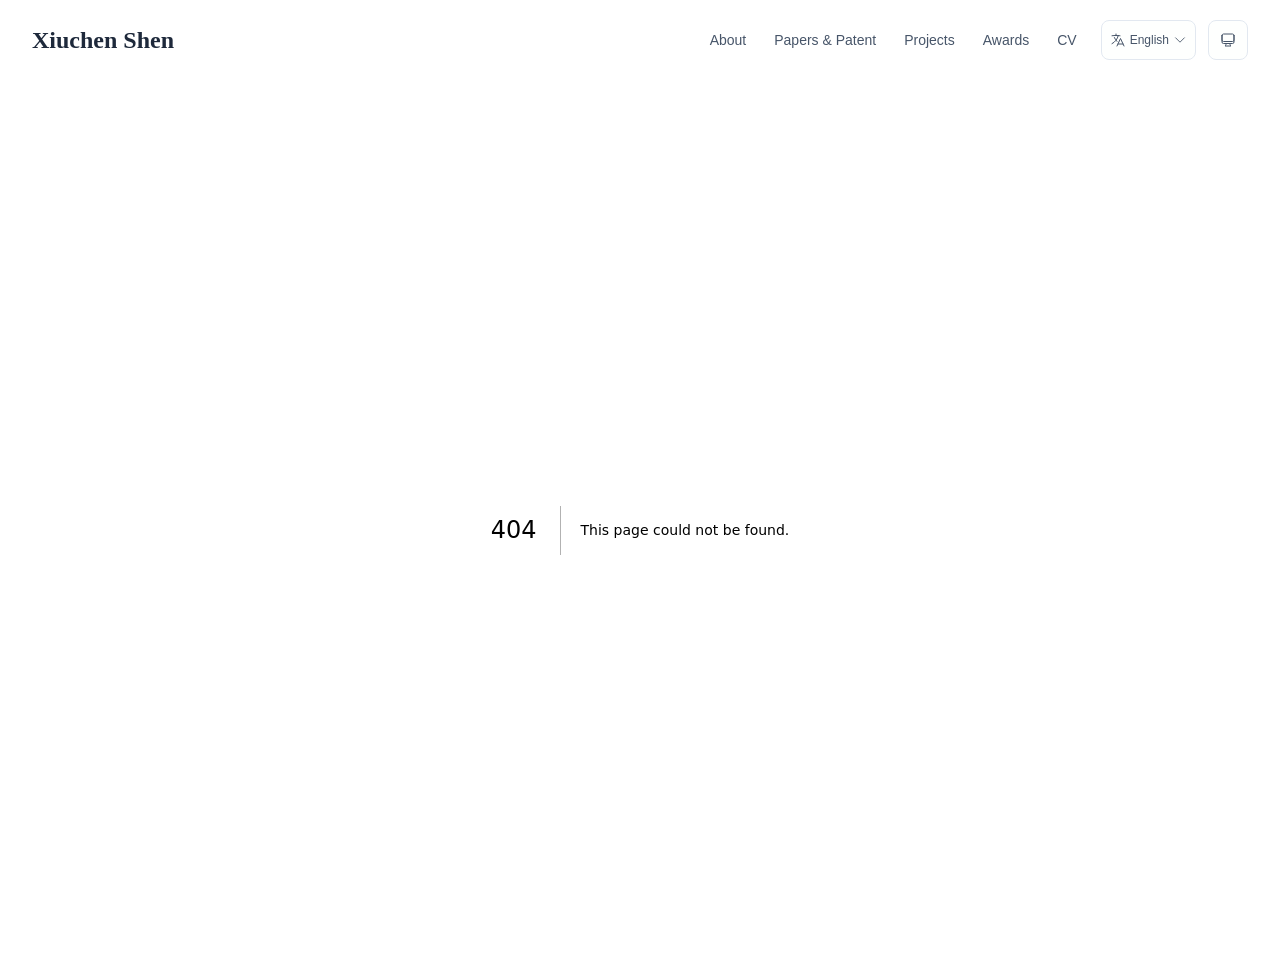
<file: 404/index.html>
<!DOCTYPE html><html lang="en" class="scroll-smooth"><head><meta charSet="utf-8"/><meta name="viewport" content="width=device-width, initial-scale=1"/><link rel="stylesheet" href="/_next/static/css/eafecb5d54ad255d.css" data-precedence="next"/><link rel="preload" as="script" fetchPriority="low" href="/_next/static/chunks/webpack-af78f5c2c11af041.js"/><script src="/_next/static/chunks/4bd1b696-87da8c91df6e7ecd.js" async=""></script><script src="/_next/static/chunks/684-3bd1c80b2a2e1efb.js" async=""></script><script src="/_next/static/chunks/main-app-ce86a2521d2cdf64.js" async=""></script><script src="/_next/static/chunks/576-e97fc0a9adde0626.js" async=""></script><script src="/_next/static/chunks/app/layout-102dc34717a74cb3.js" async=""></script><meta name="robots" content="noindex"/><title>404: This page could not be found.</title><link rel="icon" href="/favicon.svg" type="image/svg+xml"/><link rel="preload" as="image" href="/bio.webp"/><script>
              try {
                const theme = localStorage.getItem('theme-storage');
                const parsed = theme ? JSON.parse(theme) : null;
                const setting = parsed?.state?.theme || 'system';
                const prefersDark = typeof window !== 'undefined' && window.matchMedia && window.matchMedia('(prefers-color-scheme: dark)').matches;
                const effective = setting === 'dark' ? 'dark' : (setting === 'light' ? 'light' : (prefersDark ? 'dark' : 'light'));
                var root = document.documentElement;
                root.classList.add(effective);
                root.setAttribute('data-theme', effective);
              } catch (e) {
                var root = document.documentElement;
                root.classList.add('light');
                root.setAttribute('data-theme', 'light');
              }
            </script><script>
    try {
      const cfg = {"enabled":true,"locales":["zh","en"],"defaultLocale":"en","mode":"auto","fixedLocale":"en","persist":true,"switcher":true,"labels":{"zh":"中文","en":"English"}};
      const storageKey = 'locale-storage';
      const normalize = (value) => typeof value === 'string' ? value.trim().replace('_', '-').toLowerCase() : '';
      const matchLocale = (candidate) => {
        const normalized = normalize(candidate);
        if (!normalized) return null;
        if (cfg.locales.includes(normalized)) return normalized;
        const language = normalized.split('-')[0];
        if (cfg.locales.includes(language)) return language;
        return null;
      };

      let resolved = null;

      if (!cfg.enabled) {
        resolved = cfg.defaultLocale;
      } else if (cfg.persist) {
        resolved = matchLocale(localStorage.getItem(storageKey));
      }

      if (!resolved) {
        if (cfg.mode === 'fixed') {
          resolved = cfg.fixedLocale;
        } else {
          resolved = matchLocale(navigator.language);
        }
      }

      if (!resolved) {
        resolved = cfg.defaultLocale;
      }

      const root = document.documentElement;
      root.lang = resolved;
      root.setAttribute('data-locale', resolved);

      if (cfg.persist) {
        localStorage.setItem(storageKey, resolved);
      }
    } catch (e) {
      const root = document.documentElement;
      root.lang = 'en';
      root.setAttribute('data-locale', 'en');
    }
  </script><title>Xiuchen Shen</title><meta name="description" content="M.Eng. in Mechanical Engineering, Anhui University · Structural Design / Machine Vision / Precision Measurement"/><meta name="author" content="Xiuchen Shen"/><meta name="keywords" content="Xiuchen Shen,PhD,Research,Sinopec Shengli Oilfield Company"/><meta name="creator" content="Xiuchen Shen"/><meta name="publisher" content="Xiuchen Shen"/><meta property="og:title" content="Xiuchen Shen"/><meta property="og:description" content="M.Eng. in Mechanical Engineering, Anhui University · Structural Design / Machine Vision / Precision Measurement"/><meta property="og:site_name" content="Xiuchen Shen&#x27;s Academic Website"/><meta property="og:locale" content="en_US"/><meta property="og:type" content="website"/><meta name="twitter:card" content="summary"/><meta name="twitter:title" content="Xiuchen Shen"/><meta name="twitter:description" content="M.Eng. in Mechanical Engineering, Anhui University · Structural Design / Machine Vision / Precision Measurement"/><link rel="icon" href="/favicon.svg"/><script>document.querySelectorAll('body link[rel="icon"], body link[rel="apple-touch-icon"]').forEach(el => document.head.appendChild(el))</script><script src="/_next/static/chunks/polyfills-42372ed130431b0a.js" noModule=""></script></head><body class="font-sans antialiased"><div style="visibility:hidden"><nav class="fixed top-0 left-0 right-0 z-50" data-headlessui-state=""><div class="anim-nav transition-all duration-300 ease-out bg-transparent"><div class="max-w-7xl mx-auto px-4 sm:px-6 lg:px-8"><div class="flex justify-between items-center h-16 lg:h-20"><div class="flex-shrink-0 hover:scale-105 active:scale-95 transition-transform duration-200"><a href="/" class="text-xl lg:text-2xl font-serif font-semibold text-primary hover:text-accent transition-colors duration-200">Xiuchen Shen</a></div><div class="hidden lg:block"><div class="ml-10 flex items-center space-x-3"><div class="relative flex items-baseline space-x-1"><a href="/" data-nav-href="/" class="relative px-3 py-2 text-sm font-medium rounded-lg transition-colors duration-150 text-neutral-600">About</a><a href="/publications" data-nav-href="/publications" class="relative px-3 py-2 text-sm font-medium rounded-lg transition-colors duration-150 text-neutral-600">Papers &amp; Patent</a><a href="/research" data-nav-href="/research" class="relative px-3 py-2 text-sm font-medium rounded-lg transition-colors duration-150 text-neutral-600">Projects</a><a href="/awards" data-nav-href="/awards" class="relative px-3 py-2 text-sm font-medium rounded-lg transition-colors duration-150 text-neutral-600">Awards</a><a href="/cv" data-nav-href="/cv" class="relative px-3 py-2 text-sm font-medium rounded-lg transition-colors duration-150 text-neutral-600">CV</a></div><div class="flex items-center justify-center w-14 h-10 rounded-lg border border-neutral-200 dark:border-[rgba(148,163,184,0.24)] bg-background dark:bg-neutral-800"><div class="w-6 h-4 rounded bg-neutral-300 animate-pulse"></div></div><div class="flex items-center justify-center w-10 h-10 rounded-lg border border-neutral-200 dark:border-[rgba(148,163,184,0.24)] bg-background dark:bg-neutral-800"><div class="w-4 h-4 rounded-full bg-neutral-300 animate-pulse"></div></div></div></div><div class="lg:hidden flex items-center space-x-2"><div class="flex items-center justify-center w-14 h-10 rounded-lg border border-neutral-200 dark:border-[rgba(148,163,184,0.24)] bg-background dark:bg-neutral-800"><div class="w-6 h-4 rounded bg-neutral-300 animate-pulse"></div></div><div class="flex items-center justify-center w-10 h-10 rounded-lg border border-neutral-200 dark:border-[rgba(148,163,184,0.24)] bg-background dark:bg-neutral-800"><div class="w-4 h-4 rounded-full bg-neutral-300 animate-pulse"></div></div></div></div></div></div><div class="lg:hidden bg-background/95 backdrop-blur-xl border-b border-neutral-200/50"><div class="px-4 py-2 overflow-x-auto scrollbar-hide"><div class="flex items-center space-x-1 min-w-max"><a href="/" class="px-3 py-1.5 rounded-full text-sm font-medium whitespace-nowrap transition-colors duration-200 text-neutral-600 hover:text-amber-500 hover:bg-amber-50">About</a><a href="/publications" class="px-3 py-1.5 rounded-full text-sm font-medium whitespace-nowrap transition-colors duration-200 text-neutral-600 hover:text-amber-500 hover:bg-amber-50">Papers &amp; Patent</a><a href="/research" class="px-3 py-1.5 rounded-full text-sm font-medium whitespace-nowrap transition-colors duration-200 text-neutral-600 hover:text-amber-500 hover:bg-amber-50">Projects</a><a href="/awards" class="px-3 py-1.5 rounded-full text-sm font-medium whitespace-nowrap transition-colors duration-200 text-neutral-600 hover:text-amber-500 hover:bg-amber-50">Awards</a><a href="/cv" class="px-3 py-1.5 rounded-full text-sm font-medium whitespace-nowrap transition-colors duration-200 text-neutral-600 hover:text-amber-500 hover:bg-amber-50">CV</a></div></div></div></nav><main class="min-h-screen pt-28 lg:pt-20"><div style="font-family:system-ui,&quot;Segoe UI&quot;,Roboto,Helvetica,Arial,sans-serif,&quot;Apple Color Emoji&quot;,&quot;Segoe UI Emoji&quot;;height:100vh;text-align:center;display:flex;flex-direction:column;align-items:center;justify-content:center"><div><style>body{color:#000;background:#fff;margin:0}.next-error-h1{border-right:1px solid rgba(0,0,0,.3)}@media (prefers-color-scheme:dark){body{color:#fff;background:#000}.next-error-h1{border-right:1px solid rgba(255,255,255,.3)}}</style><h1 class="next-error-h1" style="display:inline-block;margin:0 20px 0 0;padding:0 23px 0 0;font-size:24px;font-weight:500;vertical-align:top;line-height:49px">404</h1><div style="display:inline-block"><h2 style="font-size:14px;font-weight:400;line-height:49px;margin:0">This page could not be found.</h2></div></div></div><!--$--><!--/$--><!--$--><!--/$--></main></div><script src="/_next/static/chunks/webpack-af78f5c2c11af041.js" async=""></script><script>(self.__next_f=self.__next_f||[]).push([0])</script><script>self.__next_f.push([1,"1:\"$Sreact.fragment\"\n3:I[3719,[\"576\",\"static/chunks/576-e97fc0a9adde0626.js\",\"177\",\"static/chunks/app/layout-102dc34717a74cb3.js\"],\"ThemeProvider\"]\n4:I[310,[\"576\",\"static/chunks/576-e97fc0a9adde0626.js\",\"177\",\"static/chunks/app/layout-102dc34717a74cb3.js\"],\"LocaleProvider\"]\n5:I[4574,[\"576\",\"static/chunks/576-e97fc0a9adde0626.js\",\"177\",\"static/chunks/app/layout-102dc34717a74cb3.js\"],\"default\"]\n6:I[7555,[],\"\"]\n7:I[1295,[],\"\"]\n8:I[9665,[],\"MetadataBoundary\"]\na:I[9665,[],\"OutletBoundary\"]\nd:I[4911,[],\"AsyncMetadataOutlet\"]\nf:I[9665,[],\"ViewportBoundary\"]\n11:I[6614,[],\"\"]\n:HL[\"/_next/static/css/eafecb5d54ad255d.css\",\"style\"]\n2:T5d7,\n    try {\n      const cfg = {\"enabled\":true,\"locales\":[\"zh\",\"en\"],\"defaultLocale\":\"en\",\"mode\":\"auto\",\"fixedLocale\":\"en\",\"persist\":true,\"switcher\":true,\"labels\":{\"zh\":\"中文\",\"en\":\"English\"}};\n      const storageKey = 'locale-storage';\n      const normalize = (value) =\u003e typeof value === 'string' ? value.trim().replace('_', '-').toLowerCase() : '';\n      const matchLocale = (candidate) =\u003e {\n        const normalized = normalize(candidate);\n        if (!normalized) return null;\n        if (cfg.locales.includes(normalized)) return normalized;\n        const language = normalized.split('-')[0];\n        if (cfg.locales.includes(language)) return language;\n        return null;\n      };\n\n      let resolved = null;\n\n      if (!cfg.enabled) {\n        resolved = cfg.defaultLocale;\n      } else if (cfg.persist) {\n        resolved = matchLocale(localStorage.getItem(storageKey));\n      }\n\n      if (!resolved) {\n        if (cfg.mode === 'fixed') {\n          resolved = cfg.fixedLocale;\n        } else {\n          resolved = matchLocale(navigator.language);\n        }\n      }\n\n      if (!resolved) {\n        resolved = cfg.defaultLocale;\n      }\n\n      const root = document.documentElement;\n      root.lang = resolved;\n      root.setAttribute('data-locale', resolved);\n\n      if (cfg.persist) {\n        localStorage.setItem(storageKey, resolved);\n      }\n    } catch (e) {\n      const root = document.documentEleme"])</script><script>self.__next_f.push([1,"nt;\n      root.lang = 'en';\n      root.setAttribute('data-locale', 'en');\n    }\n  "])</script><script>self.__next_f.push([1,"0:{\"P\":null,\"b\":\"ZCEarE0s_vEpCMp-8iE9z\",\"p\":\"\",\"c\":[\"\",\"_not-found\",\"\"],\"i\":false,\"f\":[[[\"\",{\"children\":[\"/_not-found\",{\"children\":[\"__PAGE__\",{}]}]},\"$undefined\",\"$undefined\",true],[\"\",[\"$\",\"$1\",\"c\",{\"children\":[[[\"$\",\"link\",\"0\",{\"rel\":\"stylesheet\",\"href\":\"/_next/static/css/eafecb5d54ad255d.css\",\"precedence\":\"next\",\"crossOrigin\":\"$undefined\",\"nonce\":\"$undefined\"}]],[\"$\",\"html\",null,{\"lang\":\"en\",\"className\":\"scroll-smooth\",\"suppressHydrationWarning\":true,\"children\":[[\"$\",\"head\",null,{\"children\":[[\"$\",\"link\",null,{\"rel\":\"icon\",\"href\":\"/favicon.svg\",\"type\":\"image/svg+xml\"}],[\"$\",\"link\",null,{\"rel\":\"preload\",\"as\":\"image\",\"href\":\"/bio.webp\"}],[\"$\",\"script\",null,{\"dangerouslySetInnerHTML\":{\"__html\":\"\\n              try {\\n                const theme = localStorage.getItem('theme-storage');\\n                const parsed = theme ? JSON.parse(theme) : null;\\n                const setting = parsed?.state?.theme || 'system';\\n                const prefersDark = typeof window !== 'undefined' \u0026\u0026 window.matchMedia \u0026\u0026 window.matchMedia('(prefers-color-scheme: dark)').matches;\\n                const effective = setting === 'dark' ? 'dark' : (setting === 'light' ? 'light' : (prefersDark ? 'dark' : 'light'));\\n                var root = document.documentElement;\\n                root.classList.add(effective);\\n                root.setAttribute('data-theme', effective);\\n              } catch (e) {\\n                var root = document.documentElement;\\n                root.classList.add('light');\\n                root.setAttribute('data-theme', 'light');\\n              }\\n            \"}}],[\"$\",\"script\",null,{\"dangerouslySetInnerHTML\":{\"__html\":\"$2\"}}]]}],[\"$\",\"body\",null,{\"className\":\"font-sans antialiased\",\"children\":[\"$\",\"$L3\",null,{\"children\":[\"$\",\"$L4\",null,{\"config\":{\"enabled\":true,\"locales\":[\"zh\",\"en\"],\"defaultLocale\":\"en\",\"mode\":\"auto\",\"fixedLocale\":\"en\",\"persist\":true,\"switcher\":true,\"labels\":{\"zh\":\"中文\",\"en\":\"English\"}},\"children\":[[\"$\",\"$L5\",null,{\"items\":[{\"title\":\"About\",\"type\":\"page\",\"target\":\"about\",\"href\":\"/\"},{\"title\":\"Papers \u0026 Patent\",\"type\":\"page\",\"target\":\"publications\",\"href\":\"/publications\"},{\"title\":\"Projects\",\"type\":\"page\",\"target\":\"research\",\"href\":\"/research\"},{\"title\":\"Awards\",\"type\":\"page\",\"target\":\"awards\",\"href\":\"/awards\"},{\"title\":\"CV\",\"type\":\"page\",\"target\":\"cv\",\"href\":\"/cv\"}],\"siteTitle\":\"Xiuchen Shen\",\"enableOnePageMode\":false,\"i18n\":\"$0:f:0:1:1:props:children:1:props:children:1:props:children:props:children:props:config\",\"itemsByLocale\":{\"zh\":[{\"title\":\"关于我\",\"type\":\"page\",\"target\":\"about\",\"href\":\"/\"},{\"title\":\"论文\u0026专利\",\"type\":\"page\",\"target\":\"publications\",\"href\":\"/publications\"},{\"title\":\"项目\",\"type\":\"page\",\"target\":\"research\",\"href\":\"/research\"},{\"title\":\"奖项\",\"type\":\"page\",\"target\":\"awards\",\"href\":\"/awards\"},{\"title\":\"简历\",\"type\":\"page\",\"target\":\"cv\",\"href\":\"/cv\"}],\"en\":[{\"title\":\"About\",\"type\":\"page\",\"target\":\"about\",\"href\":\"/\"},{\"title\":\"Papers \u0026 Patent\",\"type\":\"page\",\"target\":\"publications\",\"href\":\"/publications\"},{\"title\":\"Projects\",\"type\":\"page\",\"target\":\"research\",\"href\":\"/research\"},{\"title\":\"Awards\",\"type\":\"page\",\"target\":\"awards\",\"href\":\"/awards\"},{\"title\":\"CV\",\"type\":\"page\",\"target\":\"cv\",\"href\":\"/cv\"}]},\"siteTitleByLocale\":{\"zh\":\"沈秀琛\",\"en\":\"Xiuchen Shen\"}}],[\"$\",\"main\",null,{\"className\":\"min-h-screen pt-28 lg:pt-20\",\"children\":[\"$\",\"$L6\",null,{\"parallelRouterKey\":\"children\",\"error\":\"$undefined\",\"errorStyles\":\"$undefined\",\"errorScripts\":\"$undefined\",\"template\":[\"$\",\"$L7\",null,{}],\"templateStyles\":\"$undefined\",\"templateScripts\":\"$undefined\",\"notFound\":[[[\"$\",\"title\",null,{\"children\":\"404: This page could not be found.\"}],[\"$\",\"div\",null,{\"style\":{\"fontFamily\":\"system-ui,\\\"Segoe UI\\\",Roboto,Helvetica,Arial,sans-serif,\\\"Apple Color Emoji\\\",\\\"Segoe UI Emoji\\\"\",\"height\":\"100vh\",\"textAlign\":\"center\",\"display\":\"flex\",\"flexDirection\":\"column\",\"alignItems\":\"center\",\"justifyContent\":\"center\"},\"children\":[\"$\",\"div\",null,{\"children\":[[\"$\",\"style\",null,{\"dangerouslySetInnerHTML\":{\"__html\":\"body{color:#000;background:#fff;margin:0}.next-error-h1{border-right:1px solid rgba(0,0,0,.3)}@media (prefers-color-scheme:dark){body{color:#fff;background:#000}.next-error-h1{border-right:1px solid rgba(255,255,255,.3)}}\"}}],[\"$\",\"h1\",null,{\"className\":\"next-error-h1\",\"style\":{\"display\":\"inline-block\",\"margin\":\"0 20px 0 0\",\"padding\":\"0 23px 0 0\",\"fontSize\":24,\"fontWeight\":500,\"verticalAlign\":\"top\",\"lineHeight\":\"49px\"},\"children\":404}],[\"$\",\"div\",null,{\"style\":{\"display\":\"inline-block\"},\"children\":[\"$\",\"h2\",null,{\"style\":{\"fontSize\":14,\"fontWeight\":400,\"lineHeight\":\"49px\",\"margin\":0},\"children\":\"This page could not be found.\"}]}]]}]}]],[]],\"forbidden\":\"$undefined\",\"unauthorized\":\"$undefined\"}]}]]}]}]}]]}]]}],{\"children\":[\"/_not-found\",[\"$\",\"$1\",\"c\",{\"children\":[null,[\"$\",\"$L6\",null,{\"parallelRouterKey\":\"children\",\"error\":\"$undefined\",\"errorStyles\":\"$undefined\",\"errorScripts\":\"$undefined\",\"template\":[\"$\",\"$L7\",null,{}],\"templateStyles\":\"$undefined\",\"templateScripts\":\"$undefined\",\"notFound\":\"$undefined\",\"forbidden\":\"$undefined\",\"unauthorized\":\"$undefined\"}]]}],{\"children\":[\"__PAGE__\",[\"$\",\"$1\",\"c\",{\"children\":[[[\"$\",\"title\",null,{\"children\":\"404: This page could not be found.\"}],[\"$\",\"div\",null,{\"style\":\"$0:f:0:1:1:props:children:1:props:children:1:props:children:props:children:props:children:1:props:children:props:notFound:0:1:props:style\",\"children\":[\"$\",\"div\",null,{\"children\":[[\"$\",\"style\",null,{\"dangerouslySetInnerHTML\":{\"__html\":\"body{color:#000;background:#fff;margin:0}.next-error-h1{border-right:1px solid rgba(0,0,0,.3)}@media (prefers-color-scheme:dark){body{color:#fff;background:#000}.next-error-h1{border-right:1px solid rgba(255,255,255,.3)}}\"}}],[\"$\",\"h1\",null,{\"className\":\"next-error-h1\",\"style\":\"$0:f:0:1:1:props:children:1:props:children:1:props:children:props:children:props:children:1:props:children:props:notFound:0:1:props:children:props:children:1:props:style\",\"children\":404}],[\"$\",\"div\",null,{\"style\":\"$0:f:0:1:1:props:children:1:props:children:1:props:children:props:children:props:children:1:props:children:props:notFound:0:1:props:children:props:children:2:props:style\",\"children\":[\"$\",\"h2\",null,{\"style\":\"$0:f:0:1:1:props:children:1:props:children:1:props:children:props:children:props:children:1:props:children:props:notFound:0:1:props:children:props:children:2:props:children:props:style\",\"children\":\"This page could not be found.\"}]}]]}]}]],[\"$\",\"$L8\",null,{\"children\":\"$L9\"}],null,[\"$\",\"$La\",null,{\"children\":[\"$Lb\",\"$Lc\",[\"$\",\"$Ld\",null,{\"promise\":\"$@e\"}]]}]]}],{},null,false]},null,false]},null,false],[\"$\",\"$1\",\"h\",{\"children\":[[\"$\",\"meta\",null,{\"name\":\"robots\",\"content\":\"noindex\"}],[\"$\",\"$1\",\"GxYHvNq-dqg6UKWJLKPKs\",{\"children\":[[\"$\",\"$Lf\",null,{\"children\":\"$L10\"}],null]}],null]}],false]],\"m\":\"$undefined\",\"G\":[\"$11\",\"$undefined\"],\"s\":false,\"S\":true}\n"])</script><script>self.__next_f.push([1,"12:\"$Sreact.suspense\"\n13:I[4911,[],\"AsyncMetadata\"]\n9:[\"$\",\"$12\",null,{\"fallback\":null,\"children\":[\"$\",\"$L13\",null,{\"promise\":\"$@14\"}]}]\n"])</script><script>self.__next_f.push([1,"c:null\n"])</script><script>self.__next_f.push([1,"10:[[\"$\",\"meta\",\"0\",{\"charSet\":\"utf-8\"}],[\"$\",\"meta\",\"1\",{\"name\":\"viewport\",\"content\":\"width=device-width, initial-scale=1\"}]]\nb:null\n"])</script><script>self.__next_f.push([1,"14:{\"metadata\":[[\"$\",\"title\",\"0\",{\"children\":\"Xiuchen Shen\"}],[\"$\",\"meta\",\"1\",{\"name\":\"description\",\"content\":\"M.Eng. in Mechanical Engineering, Anhui University · Structural Design / Machine Vision / Precision Measurement\"}],[\"$\",\"meta\",\"2\",{\"name\":\"author\",\"content\":\"Xiuchen Shen\"}],[\"$\",\"meta\",\"3\",{\"name\":\"keywords\",\"content\":\"Xiuchen Shen,PhD,Research,Sinopec Shengli Oilfield Company\"}],[\"$\",\"meta\",\"4\",{\"name\":\"creator\",\"content\":\"Xiuchen Shen\"}],[\"$\",\"meta\",\"5\",{\"name\":\"publisher\",\"content\":\"Xiuchen Shen\"}],[\"$\",\"meta\",\"6\",{\"property\":\"og:title\",\"content\":\"Xiuchen Shen\"}],[\"$\",\"meta\",\"7\",{\"property\":\"og:description\",\"content\":\"M.Eng. in Mechanical Engineering, Anhui University · Structural Design / Machine Vision / Precision Measurement\"}],[\"$\",\"meta\",\"8\",{\"property\":\"og:site_name\",\"content\":\"Xiuchen Shen's Academic Website\"}],[\"$\",\"meta\",\"9\",{\"property\":\"og:locale\",\"content\":\"en_US\"}],[\"$\",\"meta\",\"10\",{\"property\":\"og:type\",\"content\":\"website\"}],[\"$\",\"meta\",\"11\",{\"name\":\"twitter:card\",\"content\":\"summary\"}],[\"$\",\"meta\",\"12\",{\"name\":\"twitter:title\",\"content\":\"Xiuchen Shen\"}],[\"$\",\"meta\",\"13\",{\"name\":\"twitter:description\",\"content\":\"M.Eng. in Mechanical Engineering, Anhui University · Structural Design / Machine Vision / Precision Measurement\"}],[\"$\",\"link\",\"14\",{\"rel\":\"icon\",\"href\":\"/favicon.svg\"}]],\"error\":null,\"digest\":\"$undefined\"}\ne:{\"metadata\":\"$14:metadata\",\"error\":null,\"digest\":\"$undefined\"}\n"])</script></body></html>
</file>
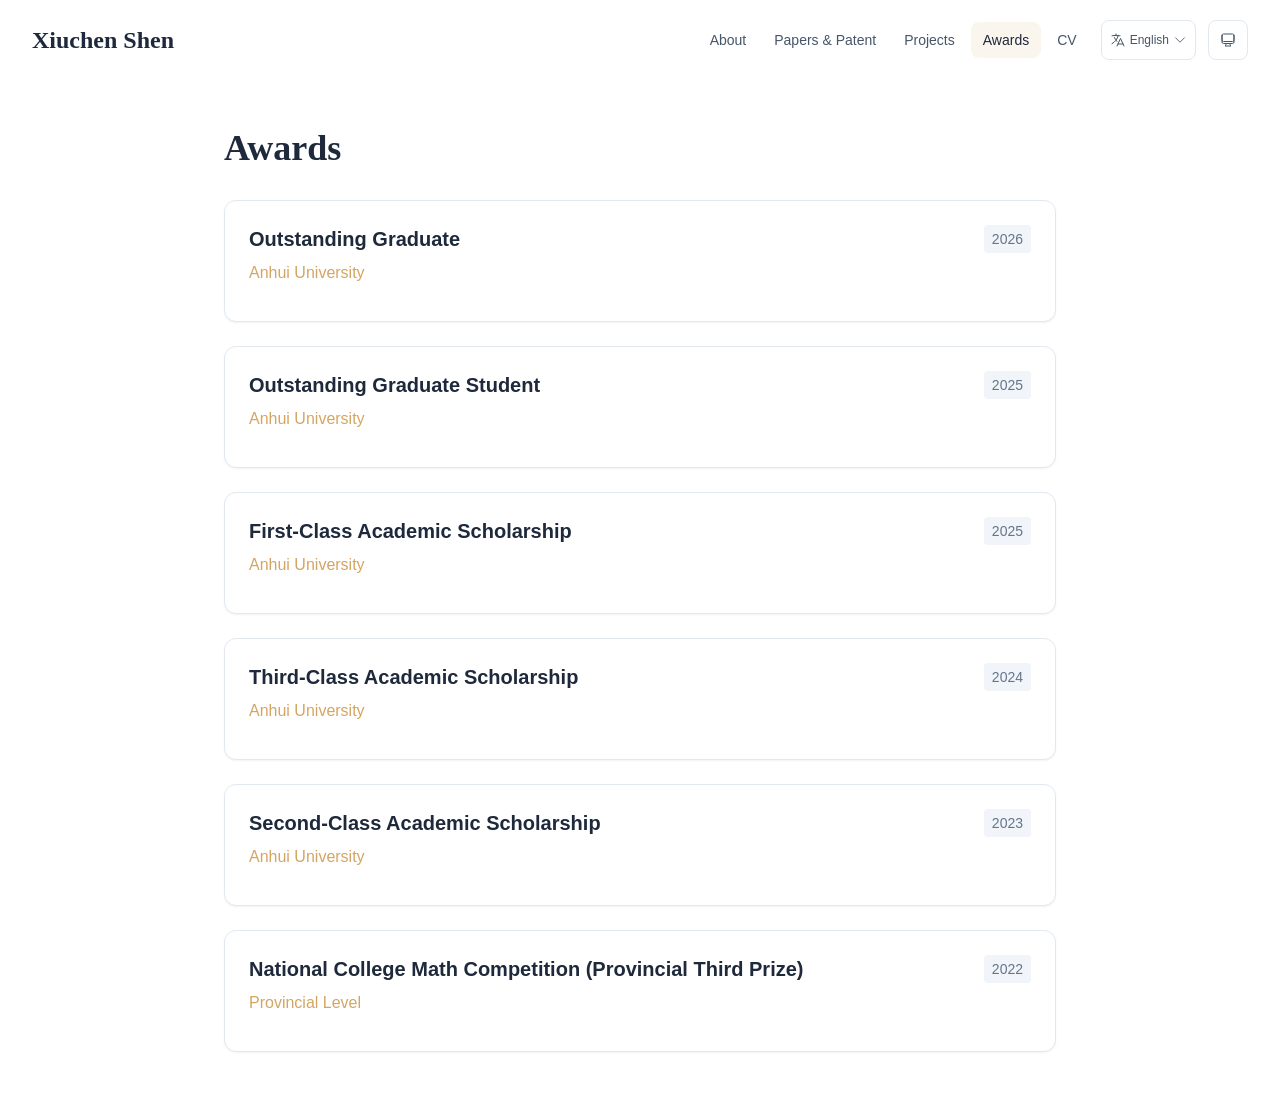
<file: awards/index.html>
<!DOCTYPE html><html lang="en" class="scroll-smooth"><head><meta charSet="utf-8"/><meta name="viewport" content="width=device-width, initial-scale=1"/><link rel="stylesheet" href="/_next/static/css/eafecb5d54ad255d.css" data-precedence="next"/><link rel="preload" as="script" fetchPriority="low" href="/_next/static/chunks/webpack-af78f5c2c11af041.js"/><script src="/_next/static/chunks/4bd1b696-87da8c91df6e7ecd.js" async=""></script><script src="/_next/static/chunks/684-3bd1c80b2a2e1efb.js" async=""></script><script src="/_next/static/chunks/main-app-ce86a2521d2cdf64.js" async=""></script><script src="/_next/static/chunks/576-e97fc0a9adde0626.js" async=""></script><script src="/_next/static/chunks/app/layout-102dc34717a74cb3.js" async=""></script><script src="/_next/static/chunks/271-b9ab846b424a447f.js" async=""></script><script src="/_next/static/chunks/568-b566ee57bb00cdc5.js" async=""></script><script src="/_next/static/chunks/app/%5Bslug%5D/page-ba48910e808ef24f.js" async=""></script><link rel="icon" href="/favicon.svg" type="image/svg+xml"/><link rel="preload" as="image" href="/bio.webp"/><script>
              try {
                const theme = localStorage.getItem('theme-storage');
                const parsed = theme ? JSON.parse(theme) : null;
                const setting = parsed?.state?.theme || 'system';
                const prefersDark = typeof window !== 'undefined' && window.matchMedia && window.matchMedia('(prefers-color-scheme: dark)').matches;
                const effective = setting === 'dark' ? 'dark' : (setting === 'light' ? 'light' : (prefersDark ? 'dark' : 'light'));
                var root = document.documentElement;
                root.classList.add(effective);
                root.setAttribute('data-theme', effective);
              } catch (e) {
                var root = document.documentElement;
                root.classList.add('light');
                root.setAttribute('data-theme', 'light');
              }
            </script><script>
    try {
      const cfg = {"enabled":true,"locales":["zh","en"],"defaultLocale":"en","mode":"auto","fixedLocale":"en","persist":true,"switcher":true,"labels":{"zh":"中文","en":"English"}};
      const storageKey = 'locale-storage';
      const normalize = (value) => typeof value === 'string' ? value.trim().replace('_', '-').toLowerCase() : '';
      const matchLocale = (candidate) => {
        const normalized = normalize(candidate);
        if (!normalized) return null;
        if (cfg.locales.includes(normalized)) return normalized;
        const language = normalized.split('-')[0];
        if (cfg.locales.includes(language)) return language;
        return null;
      };

      let resolved = null;

      if (!cfg.enabled) {
        resolved = cfg.defaultLocale;
      } else if (cfg.persist) {
        resolved = matchLocale(localStorage.getItem(storageKey));
      }

      if (!resolved) {
        if (cfg.mode === 'fixed') {
          resolved = cfg.fixedLocale;
        } else {
          resolved = matchLocale(navigator.language);
        }
      }

      if (!resolved) {
        resolved = cfg.defaultLocale;
      }

      const root = document.documentElement;
      root.lang = resolved;
      root.setAttribute('data-locale', resolved);

      if (cfg.persist) {
        localStorage.setItem(storageKey, resolved);
      }
    } catch (e) {
      const root = document.documentElement;
      root.lang = 'en';
      root.setAttribute('data-locale', 'en');
    }
  </script><title>Awards | Xiuchen Shen</title><meta name="author" content="Xiuchen Shen"/><meta name="keywords" content="Xiuchen Shen,PhD,Research,Sinopec Shengli Oilfield Company"/><meta name="creator" content="Xiuchen Shen"/><meta name="publisher" content="Xiuchen Shen"/><meta property="og:title" content="Xiuchen Shen"/><meta property="og:description" content="M.Eng. in Mechanical Engineering, Anhui University · Structural Design / Machine Vision / Precision Measurement"/><meta property="og:site_name" content="Xiuchen Shen&#x27;s Academic Website"/><meta property="og:locale" content="en_US"/><meta property="og:type" content="website"/><meta name="twitter:card" content="summary"/><meta name="twitter:title" content="Xiuchen Shen"/><meta name="twitter:description" content="M.Eng. in Mechanical Engineering, Anhui University · Structural Design / Machine Vision / Precision Measurement"/><link rel="icon" href="/favicon.svg"/><script>document.querySelectorAll('body link[rel="icon"], body link[rel="apple-touch-icon"]').forEach(el => document.head.appendChild(el))</script><script src="/_next/static/chunks/polyfills-42372ed130431b0a.js" noModule=""></script></head><body class="font-sans antialiased"><div style="visibility:hidden"><nav class="fixed top-0 left-0 right-0 z-50" data-headlessui-state=""><div class="anim-nav transition-all duration-300 ease-out bg-transparent"><div class="max-w-7xl mx-auto px-4 sm:px-6 lg:px-8"><div class="flex justify-between items-center h-16 lg:h-20"><div class="flex-shrink-0 hover:scale-105 active:scale-95 transition-transform duration-200"><a href="/" class="text-xl lg:text-2xl font-serif font-semibold text-primary hover:text-accent transition-colors duration-200">Xiuchen Shen</a></div><div class="hidden lg:block"><div class="ml-10 flex items-center space-x-3"><div class="relative flex items-baseline space-x-1"><a href="/" data-nav-href="/" class="relative px-3 py-2 text-sm font-medium rounded-lg transition-colors duration-150 text-neutral-600">About</a><a href="/publications" data-nav-href="/publications" class="relative px-3 py-2 text-sm font-medium rounded-lg transition-colors duration-150 text-neutral-600">Papers &amp; Patent</a><a href="/research" data-nav-href="/research" class="relative px-3 py-2 text-sm font-medium rounded-lg transition-colors duration-150 text-neutral-600">Projects</a><a href="/awards" data-nav-href="/awards" class="relative px-3 py-2 text-sm font-medium rounded-lg transition-colors duration-150 text-primary">Awards</a><a href="/cv" data-nav-href="/cv" class="relative px-3 py-2 text-sm font-medium rounded-lg transition-colors duration-150 text-neutral-600">CV</a></div><div class="flex items-center justify-center w-14 h-10 rounded-lg border border-neutral-200 dark:border-[rgba(148,163,184,0.24)] bg-background dark:bg-neutral-800"><div class="w-6 h-4 rounded bg-neutral-300 animate-pulse"></div></div><div class="flex items-center justify-center w-10 h-10 rounded-lg border border-neutral-200 dark:border-[rgba(148,163,184,0.24)] bg-background dark:bg-neutral-800"><div class="w-4 h-4 rounded-full bg-neutral-300 animate-pulse"></div></div></div></div><div class="lg:hidden flex items-center space-x-2"><div class="flex items-center justify-center w-14 h-10 rounded-lg border border-neutral-200 dark:border-[rgba(148,163,184,0.24)] bg-background dark:bg-neutral-800"><div class="w-6 h-4 rounded bg-neutral-300 animate-pulse"></div></div><div class="flex items-center justify-center w-10 h-10 rounded-lg border border-neutral-200 dark:border-[rgba(148,163,184,0.24)] bg-background dark:bg-neutral-800"><div class="w-4 h-4 rounded-full bg-neutral-300 animate-pulse"></div></div></div></div></div></div><div class="lg:hidden bg-background/95 backdrop-blur-xl border-b border-neutral-200/50"><div class="px-4 py-2 overflow-x-auto scrollbar-hide"><div class="flex items-center space-x-1 min-w-max"><a href="/" class="px-3 py-1.5 rounded-full text-sm font-medium whitespace-nowrap transition-colors duration-200 text-neutral-600 hover:text-amber-500 hover:bg-amber-50">About</a><a href="/publications" class="px-3 py-1.5 rounded-full text-sm font-medium whitespace-nowrap transition-colors duration-200 text-neutral-600 hover:text-amber-500 hover:bg-amber-50">Papers &amp; Patent</a><a href="/research" class="px-3 py-1.5 rounded-full text-sm font-medium whitespace-nowrap transition-colors duration-200 text-neutral-600 hover:text-amber-500 hover:bg-amber-50">Projects</a><a href="/awards" class="px-3 py-1.5 rounded-full text-sm font-medium whitespace-nowrap transition-colors duration-200 bg-amber-500 text-white">Awards</a><a href="/cv" class="px-3 py-1.5 rounded-full text-sm font-medium whitespace-nowrap transition-colors duration-200 text-neutral-600 hover:text-amber-500 hover:bg-amber-50">CV</a></div></div></div></nav><main class="min-h-screen pt-28 lg:pt-20"><div class="max-w-4xl mx-auto px-4 sm:px-6 lg:px-8 py-12"><div class="anim-in" style="animation-delay:0.4s;animation-duration:0.6s"><div class="mb-8"><h1 class="text-4xl font-serif font-bold text-primary mb-4">Awards</h1></div><div class="grid gap-6"><div><div class="anim-in bg-white dark:bg-neutral-900 p-6 rounded-xl shadow-sm border border-neutral-200 dark:border-neutral-800 hover:shadow-lg transition-all duration-200 hover:scale-[1.01]" style="animation-delay:0s;animation-duration:0.4s"><div class="flex items-start gap-4"><div class="flex-grow min-w-0"><div class="flex justify-between items-start mb-2"><h3 class="text-xl font-semibold text-primary">Outstanding Graduate</h3><div class="flex items-center gap-2 flex-shrink-0 ml-2"><span class="text-sm text-neutral-500 font-medium bg-neutral-100 dark:bg-neutral-800 px-2 py-1 rounded">2026</span></div></div><p class="text-base text-accent font-medium mb-3">Anhui University</p></div></div></div></div><div><div class="anim-in bg-white dark:bg-neutral-900 p-6 rounded-xl shadow-sm border border-neutral-200 dark:border-neutral-800 hover:shadow-lg transition-all duration-200 hover:scale-[1.01]" style="animation-delay:0.1s;animation-duration:0.4s"><div class="flex items-start gap-4"><div class="flex-grow min-w-0"><div class="flex justify-between items-start mb-2"><h3 class="text-xl font-semibold text-primary">Outstanding Graduate Student</h3><div class="flex items-center gap-2 flex-shrink-0 ml-2"><span class="text-sm text-neutral-500 font-medium bg-neutral-100 dark:bg-neutral-800 px-2 py-1 rounded">2025</span></div></div><p class="text-base text-accent font-medium mb-3">Anhui University</p></div></div></div></div><div><div class="anim-in bg-white dark:bg-neutral-900 p-6 rounded-xl shadow-sm border border-neutral-200 dark:border-neutral-800 hover:shadow-lg transition-all duration-200 hover:scale-[1.01]" style="animation-delay:0.2s;animation-duration:0.4s"><div class="flex items-start gap-4"><div class="flex-grow min-w-0"><div class="flex justify-between items-start mb-2"><h3 class="text-xl font-semibold text-primary">First-Class Academic Scholarship</h3><div class="flex items-center gap-2 flex-shrink-0 ml-2"><span class="text-sm text-neutral-500 font-medium bg-neutral-100 dark:bg-neutral-800 px-2 py-1 rounded">2025</span></div></div><p class="text-base text-accent font-medium mb-3">Anhui University</p></div></div></div></div><div><div class="anim-in bg-white dark:bg-neutral-900 p-6 rounded-xl shadow-sm border border-neutral-200 dark:border-neutral-800 hover:shadow-lg transition-all duration-200 hover:scale-[1.01]" style="animation-delay:0.30000000000000004s;animation-duration:0.4s"><div class="flex items-start gap-4"><div class="flex-grow min-w-0"><div class="flex justify-between items-start mb-2"><h3 class="text-xl font-semibold text-primary">Third-Class Academic Scholarship</h3><div class="flex items-center gap-2 flex-shrink-0 ml-2"><span class="text-sm text-neutral-500 font-medium bg-neutral-100 dark:bg-neutral-800 px-2 py-1 rounded">2024</span></div></div><p class="text-base text-accent font-medium mb-3">Anhui University</p></div></div></div></div><div><div class="anim-in bg-white dark:bg-neutral-900 p-6 rounded-xl shadow-sm border border-neutral-200 dark:border-neutral-800 hover:shadow-lg transition-all duration-200 hover:scale-[1.01]" style="animation-delay:0.4s;animation-duration:0.4s"><div class="flex items-start gap-4"><div class="flex-grow min-w-0"><div class="flex justify-between items-start mb-2"><h3 class="text-xl font-semibold text-primary">Second-Class Academic Scholarship</h3><div class="flex items-center gap-2 flex-shrink-0 ml-2"><span class="text-sm text-neutral-500 font-medium bg-neutral-100 dark:bg-neutral-800 px-2 py-1 rounded">2023</span></div></div><p class="text-base text-accent font-medium mb-3">Anhui University</p></div></div></div></div><div><div class="anim-in bg-white dark:bg-neutral-900 p-6 rounded-xl shadow-sm border border-neutral-200 dark:border-neutral-800 hover:shadow-lg transition-all duration-200 hover:scale-[1.01]" style="animation-delay:0.5s;animation-duration:0.4s"><div class="flex items-start gap-4"><div class="flex-grow min-w-0"><div class="flex justify-between items-start mb-2"><h3 class="text-xl font-semibold text-primary">National College Math Competition (Provincial Third Prize)</h3><div class="flex items-center gap-2 flex-shrink-0 ml-2"><span class="text-sm text-neutral-500 font-medium bg-neutral-100 dark:bg-neutral-800 px-2 py-1 rounded">2022</span></div></div><p class="text-base text-accent font-medium mb-3">Provincial Level</p></div></div></div></div></div></div></div><!--$--><!--/$--><!--$--><!--/$--></main></div><script src="/_next/static/chunks/webpack-af78f5c2c11af041.js" async=""></script><script>(self.__next_f=self.__next_f||[]).push([0])</script><script>self.__next_f.push([1,"1:\"$Sreact.fragment\"\n3:I[3719,[\"576\",\"static/chunks/576-e97fc0a9adde0626.js\",\"177\",\"static/chunks/app/layout-102dc34717a74cb3.js\"],\"ThemeProvider\"]\n4:I[310,[\"576\",\"static/chunks/576-e97fc0a9adde0626.js\",\"177\",\"static/chunks/app/layout-102dc34717a74cb3.js\"],\"LocaleProvider\"]\n5:I[4574,[\"576\",\"static/chunks/576-e97fc0a9adde0626.js\",\"177\",\"static/chunks/app/layout-102dc34717a74cb3.js\"],\"default\"]\n6:I[7555,[],\"\"]\n7:I[1295,[],\"\"]\n9:I[9665,[],\"MetadataBoundary\"]\nb:I[9665,[],\"OutletBoundary\"]\ne:I[4911,[],\"AsyncMetadataOutlet\"]\n10:I[9665,[],\"ViewportBoundary\"]\n12:I[6614,[],\"\"]\n:HL[\"/_next/static/css/eafecb5d54ad255d.css\",\"style\"]\n2:T5d7,\n    try {\n      const cfg = {\"enabled\":true,\"locales\":[\"zh\",\"en\"],\"defaultLocale\":\"en\",\"mode\":\"auto\",\"fixedLocale\":\"en\",\"persist\":true,\"switcher\":true,\"labels\":{\"zh\":\"中文\",\"en\":\"English\"}};\n      const storageKey = 'locale-storage';\n      const normalize = (value) =\u003e typeof value === 'string' ? value.trim().replace('_', '-').toLowerCase() : '';\n      const matchLocale = (candidate) =\u003e {\n        const normalized = normalize(candidate);\n        if (!normalized) return null;\n        if (cfg.locales.includes(normalized)) return normalized;\n        const language = normalized.split('-')[0];\n        if (cfg.locales.includes(language)) return language;\n        return null;\n      };\n\n      let resolved = null;\n\n      if (!cfg.enabled) {\n        resolved = cfg.defaultLocale;\n      } else if (cfg.persist) {\n        resolved = matchLocale(localStorage.getItem(storageKey));\n      }\n\n      if (!resolved) {\n        if (cfg.mode === 'fixed') {\n          resolved = cfg.fixedLocale;\n        } else {\n          resolved = matchLocale(navigator.language);\n        }\n      }\n\n      if (!resolved) {\n        resolved = cfg.defaultLocale;\n      }\n\n      const root = document.documentElement;\n      root.lang = resolved;\n      root.setAttribute('data-locale', resolved);\n\n      if (cfg.persist) {\n        localStorage.setItem(storageKey, resolved);\n      }\n    } catch (e) {\n      const root = document.documentElem"])</script><script>self.__next_f.push([1,"ent;\n      root.lang = 'en';\n      root.setAttribute('data-locale', 'en');\n    }\n  "])</script><script>self.__next_f.push([1,"0:{\"P\":null,\"b\":\"ZCEarE0s_vEpCMp-8iE9z\",\"p\":\"\",\"c\":[\"\",\"awards\",\"\"],\"i\":false,\"f\":[[[\"\",{\"children\":[[\"slug\",\"awards\",\"d\"],{\"children\":[\"__PAGE__\",{}]}]},\"$undefined\",\"$undefined\",true],[\"\",[\"$\",\"$1\",\"c\",{\"children\":[[[\"$\",\"link\",\"0\",{\"rel\":\"stylesheet\",\"href\":\"/_next/static/css/eafecb5d54ad255d.css\",\"precedence\":\"next\",\"crossOrigin\":\"$undefined\",\"nonce\":\"$undefined\"}]],[\"$\",\"html\",null,{\"lang\":\"en\",\"className\":\"scroll-smooth\",\"suppressHydrationWarning\":true,\"children\":[[\"$\",\"head\",null,{\"children\":[[\"$\",\"link\",null,{\"rel\":\"icon\",\"href\":\"/favicon.svg\",\"type\":\"image/svg+xml\"}],[\"$\",\"link\",null,{\"rel\":\"preload\",\"as\":\"image\",\"href\":\"/bio.webp\"}],[\"$\",\"script\",null,{\"dangerouslySetInnerHTML\":{\"__html\":\"\\n              try {\\n                const theme = localStorage.getItem('theme-storage');\\n                const parsed = theme ? JSON.parse(theme) : null;\\n                const setting = parsed?.state?.theme || 'system';\\n                const prefersDark = typeof window !== 'undefined' \u0026\u0026 window.matchMedia \u0026\u0026 window.matchMedia('(prefers-color-scheme: dark)').matches;\\n                const effective = setting === 'dark' ? 'dark' : (setting === 'light' ? 'light' : (prefersDark ? 'dark' : 'light'));\\n                var root = document.documentElement;\\n                root.classList.add(effective);\\n                root.setAttribute('data-theme', effective);\\n              } catch (e) {\\n                var root = document.documentElement;\\n                root.classList.add('light');\\n                root.setAttribute('data-theme', 'light');\\n              }\\n            \"}}],[\"$\",\"script\",null,{\"dangerouslySetInnerHTML\":{\"__html\":\"$2\"}}]]}],[\"$\",\"body\",null,{\"className\":\"font-sans antialiased\",\"children\":[\"$\",\"$L3\",null,{\"children\":[\"$\",\"$L4\",null,{\"config\":{\"enabled\":true,\"locales\":[\"zh\",\"en\"],\"defaultLocale\":\"en\",\"mode\":\"auto\",\"fixedLocale\":\"en\",\"persist\":true,\"switcher\":true,\"labels\":{\"zh\":\"中文\",\"en\":\"English\"}},\"children\":[[\"$\",\"$L5\",null,{\"items\":[{\"title\":\"About\",\"type\":\"page\",\"target\":\"about\",\"href\":\"/\"},{\"title\":\"Papers \u0026 Patent\",\"type\":\"page\",\"target\":\"publications\",\"href\":\"/publications\"},{\"title\":\"Projects\",\"type\":\"page\",\"target\":\"research\",\"href\":\"/research\"},{\"title\":\"Awards\",\"type\":\"page\",\"target\":\"awards\",\"href\":\"/awards\"},{\"title\":\"CV\",\"type\":\"page\",\"target\":\"cv\",\"href\":\"/cv\"}],\"siteTitle\":\"Xiuchen Shen\",\"enableOnePageMode\":false,\"i18n\":\"$0:f:0:1:1:props:children:1:props:children:1:props:children:props:children:props:config\",\"itemsByLocale\":{\"zh\":[{\"title\":\"关于我\",\"type\":\"page\",\"target\":\"about\",\"href\":\"/\"},{\"title\":\"论文\u0026专利\",\"type\":\"page\",\"target\":\"publications\",\"href\":\"/publications\"},{\"title\":\"项目\",\"type\":\"page\",\"target\":\"research\",\"href\":\"/research\"},{\"title\":\"奖项\",\"type\":\"page\",\"target\":\"awards\",\"href\":\"/awards\"},{\"title\":\"简历\",\"type\":\"page\",\"target\":\"cv\",\"href\":\"/cv\"}],\"en\":[{\"title\":\"About\",\"type\":\"page\",\"target\":\"about\",\"href\":\"/\"},{\"title\":\"Papers \u0026 Patent\",\"type\":\"page\",\"target\":\"publications\",\"href\":\"/publications\"},{\"title\":\"Projects\",\"type\":\"page\",\"target\":\"research\",\"href\":\"/research\"},{\"title\":\"Awards\",\"type\":\"page\",\"target\":\"awards\",\"href\":\"/awards\"},{\"title\":\"CV\",\"type\":\"page\",\"target\":\"cv\",\"href\":\"/cv\"}]},\"siteTitleByLocale\":{\"zh\":\"沈秀琛\",\"en\":\"Xiuchen Shen\"}}],[\"$\",\"main\",null,{\"className\":\"min-h-screen pt-28 lg:pt-20\",\"children\":[\"$\",\"$L6\",null,{\"parallelRouterKey\":\"children\",\"error\":\"$undefined\",\"errorStyles\":\"$undefined\",\"errorScripts\":\"$undefined\",\"template\":[\"$\",\"$L7\",null,{}],\"templateStyles\":\"$undefined\",\"templateScripts\":\"$undefined\",\"notFound\":[[[\"$\",\"title\",null,{\"children\":\"404: This page could not be found.\"}],[\"$\",\"div\",null,{\"style\":{\"fontFamily\":\"system-ui,\\\"Segoe UI\\\",Roboto,Helvetica,Arial,sans-serif,\\\"Apple Color Emoji\\\",\\\"Segoe UI Emoji\\\"\",\"height\":\"100vh\",\"textAlign\":\"center\",\"display\":\"flex\",\"flexDirection\":\"column\",\"alignItems\":\"center\",\"justifyContent\":\"center\"},\"children\":[\"$\",\"div\",null,{\"children\":[[\"$\",\"style\",null,{\"dangerouslySetInnerHTML\":{\"__html\":\"body{color:#000;background:#fff;margin:0}.next-error-h1{border-right:1px solid rgba(0,0,0,.3)}@media (prefers-color-scheme:dark){body{color:#fff;background:#000}.next-error-h1{border-right:1px solid rgba(255,255,255,.3)}}\"}}],[\"$\",\"h1\",null,{\"className\":\"next-error-h1\",\"style\":{\"display\":\"inline-block\",\"margin\":\"0 20px 0 0\",\"padding\":\"0 23px 0 0\",\"fontSize\":24,\"fontWeight\":500,\"verticalAlign\":\"top\",\"lineHeight\":\"49px\"},\"children\":404}],[\"$\",\"div\",null,{\"style\":{\"display\":\"inline-block\"},\"children\":[\"$\",\"h2\",null,{\"style\":{\"fontSize\":14,\"fontWeight\":400,\"lineHeight\":\"49px\",\"margin\":0},\"children\":\"This page could not be found.\"}]}]]}]}]],[]],\"forbidden\":\"$undefined\",\"unauthorized\":\"$undefined\"}]}]]}]}]}]]}]]}],{\"children\":[[\"slug\",\"awards\",\"d\"],[\"$\",\"$1\",\"c\",{\"children\":[null,[\"$\",\"$L6\",null,{\"parallelRouterKey\":\"children\",\"error\":\"$undefined\",\"errorStyles\":\"$undefined\",\"errorScripts\":\"$undefined\",\"template\":[\"$\",\"$L7\",null,{}],\"templateStyles\":\"$undefined\",\"templateScripts\":\"$undefined\",\"notFound\":\"$undefined\",\"forbidden\":\"$undefined\",\"unauthorized\":\"$undefined\"}]]}],{\"children\":[\"__PAGE__\",[\"$\",\"$1\",\"c\",{\"children\":[\"$L8\",[\"$\",\"$L9\",null,{\"children\":\"$La\"}],null,[\"$\",\"$Lb\",null,{\"children\":[\"$Lc\",\"$Ld\",[\"$\",\"$Le\",null,{\"promise\":\"$@f\"}]]}]]}],{},null,false]},null,false]},null,false],[\"$\",\"$1\",\"h\",{\"children\":[null,[\"$\",\"$1\",\"7btBXAWxxTxE9HFtDEf1q\",{\"children\":[[\"$\",\"$L10\",null,{\"children\":\"$L11\"}],null]}],null]}],false]],\"m\":\"$undefined\",\"G\":[\"$12\",\"$undefined\"],\"s\":false,\"S\":true}\n"])</script><script>self.__next_f.push([1,"13:\"$Sreact.suspense\"\n14:I[4911,[],\"AsyncMetadata\"]\n16:I[2382,[\"271\",\"static/chunks/271-b9ab846b424a447f.js\",\"568\",\"static/chunks/568-b566ee57bb00cdc5.js\",\"182\",\"static/chunks/app/%5Bslug%5D/page-ba48910e808ef24f.js\"],\"default\"]\na:[\"$\",\"$13\",null,{\"fallback\":null,\"children\":[\"$\",\"$L14\",null,{\"promise\":\"$@15\"}]}]\n8:[\"$\",\"$L16\",null,{\"dataByLocale\":{\"zh\":{\"type\":\"card\",\"config\":{\"type\":\"card\",\"title\":\"奖项荣誉\",\"description\":\"\",\"items\":[{\"title\":\"校级优秀毕业生\",\"subtitle\":\"安徽大学\",\"date\":\"2026\",\"content\":\"\"},{\"title\":\"校级优秀研究生\",\"subtitle\":\"安徽大学\",\"date\":\"2025\",\"content\":\"\"},{\"title\":\"校级特等学业奖学金\",\"subtitle\":\"安徽大学\",\"date\":\"2025\",\"content\":\"\"},{\"title\":\"校级三等学业奖学金\",\"subtitle\":\"安徽大学\",\"date\":\"2024\",\"content\":\"\"},{\"title\":\"校级二等学业奖学金\",\"subtitle\":\"安徽大学\",\"date\":\"2023\",\"content\":\"\"},{\"title\":\"华教杯全国大学生数学竞赛三等奖\",\"subtitle\":\"省级\",\"date\":\"2022\",\"content\":\"\"}]}},\"en\":{\"type\":\"card\",\"config\":{\"type\":\"card\",\"title\":\"Awards\",\"description\":\"\",\"items\":[{\"title\":\"Outstanding Graduate\",\"subtitle\":\"Anhui University\",\"date\":\"2026\",\"content\":\"\"},{\"title\":\"Outstanding Graduate Student\",\"subtitle\":\"Anhui University\",\"date\":\"2025\",\"content\":\"\"},{\"title\":\"First-Class Academic Scholarship\",\"subtitle\":\"Anhui University\",\"date\":\"2025\",\"content\":\"\"},{\"title\":\"Third-Class Academic Scholarship\",\"subtitle\":\"Anhui University\",\"date\":\"2024\",\"content\":\"\"},{\"title\":\"Second-Class Academic Scholarship\",\"subtitle\":\"Anhui University\",\"date\":\"2023\",\"content\":\"\"},{\"title\":\"National College Math Competition (Provincial Third Prize)\",\"subtitle\":\"Provincial Level\",\"date\":\"2022\",\"content\":\"\"}]}}},\"defaultLocale\":\"en\"}]\n"])</script><script>self.__next_f.push([1,"d:null\n"])</script><script>self.__next_f.push([1,"11:[[\"$\",\"meta\",\"0\",{\"charSet\":\"utf-8\"}],[\"$\",\"meta\",\"1\",{\"name\":\"viewport\",\"content\":\"width=device-width, initial-scale=1\"}]]\nc:null\n"])</script><script>self.__next_f.push([1,"15:{\"metadata\":[[\"$\",\"title\",\"0\",{\"children\":\"Awards | Xiuchen Shen\"}],[\"$\",\"meta\",\"1\",{\"name\":\"author\",\"content\":\"Xiuchen Shen\"}],[\"$\",\"meta\",\"2\",{\"name\":\"keywords\",\"content\":\"Xiuchen Shen,PhD,Research,Sinopec Shengli Oilfield Company\"}],[\"$\",\"meta\",\"3\",{\"name\":\"creator\",\"content\":\"Xiuchen Shen\"}],[\"$\",\"meta\",\"4\",{\"name\":\"publisher\",\"content\":\"Xiuchen Shen\"}],[\"$\",\"meta\",\"5\",{\"property\":\"og:title\",\"content\":\"Xiuchen Shen\"}],[\"$\",\"meta\",\"6\",{\"property\":\"og:description\",\"content\":\"M.Eng. in Mechanical Engineering, Anhui University · Structural Design / Machine Vision / Precision Measurement\"}],[\"$\",\"meta\",\"7\",{\"property\":\"og:site_name\",\"content\":\"Xiuchen Shen's Academic Website\"}],[\"$\",\"meta\",\"8\",{\"property\":\"og:locale\",\"content\":\"en_US\"}],[\"$\",\"meta\",\"9\",{\"property\":\"og:type\",\"content\":\"website\"}],[\"$\",\"meta\",\"10\",{\"name\":\"twitter:card\",\"content\":\"summary\"}],[\"$\",\"meta\",\"11\",{\"name\":\"twitter:title\",\"content\":\"Xiuchen Shen\"}],[\"$\",\"meta\",\"12\",{\"name\":\"twitter:description\",\"content\":\"M.Eng. in Mechanical Engineering, Anhui University · Structural Design / Machine Vision / Precision Measurement\"}],[\"$\",\"link\",\"13\",{\"rel\":\"icon\",\"href\":\"/favicon.svg\"}]],\"error\":null,\"digest\":\"$undefined\"}\nf:{\"metadata\":\"$15:metadata\",\"error\":null,\"digest\":\"$undefined\"}\n"])</script></body></html>
</file>
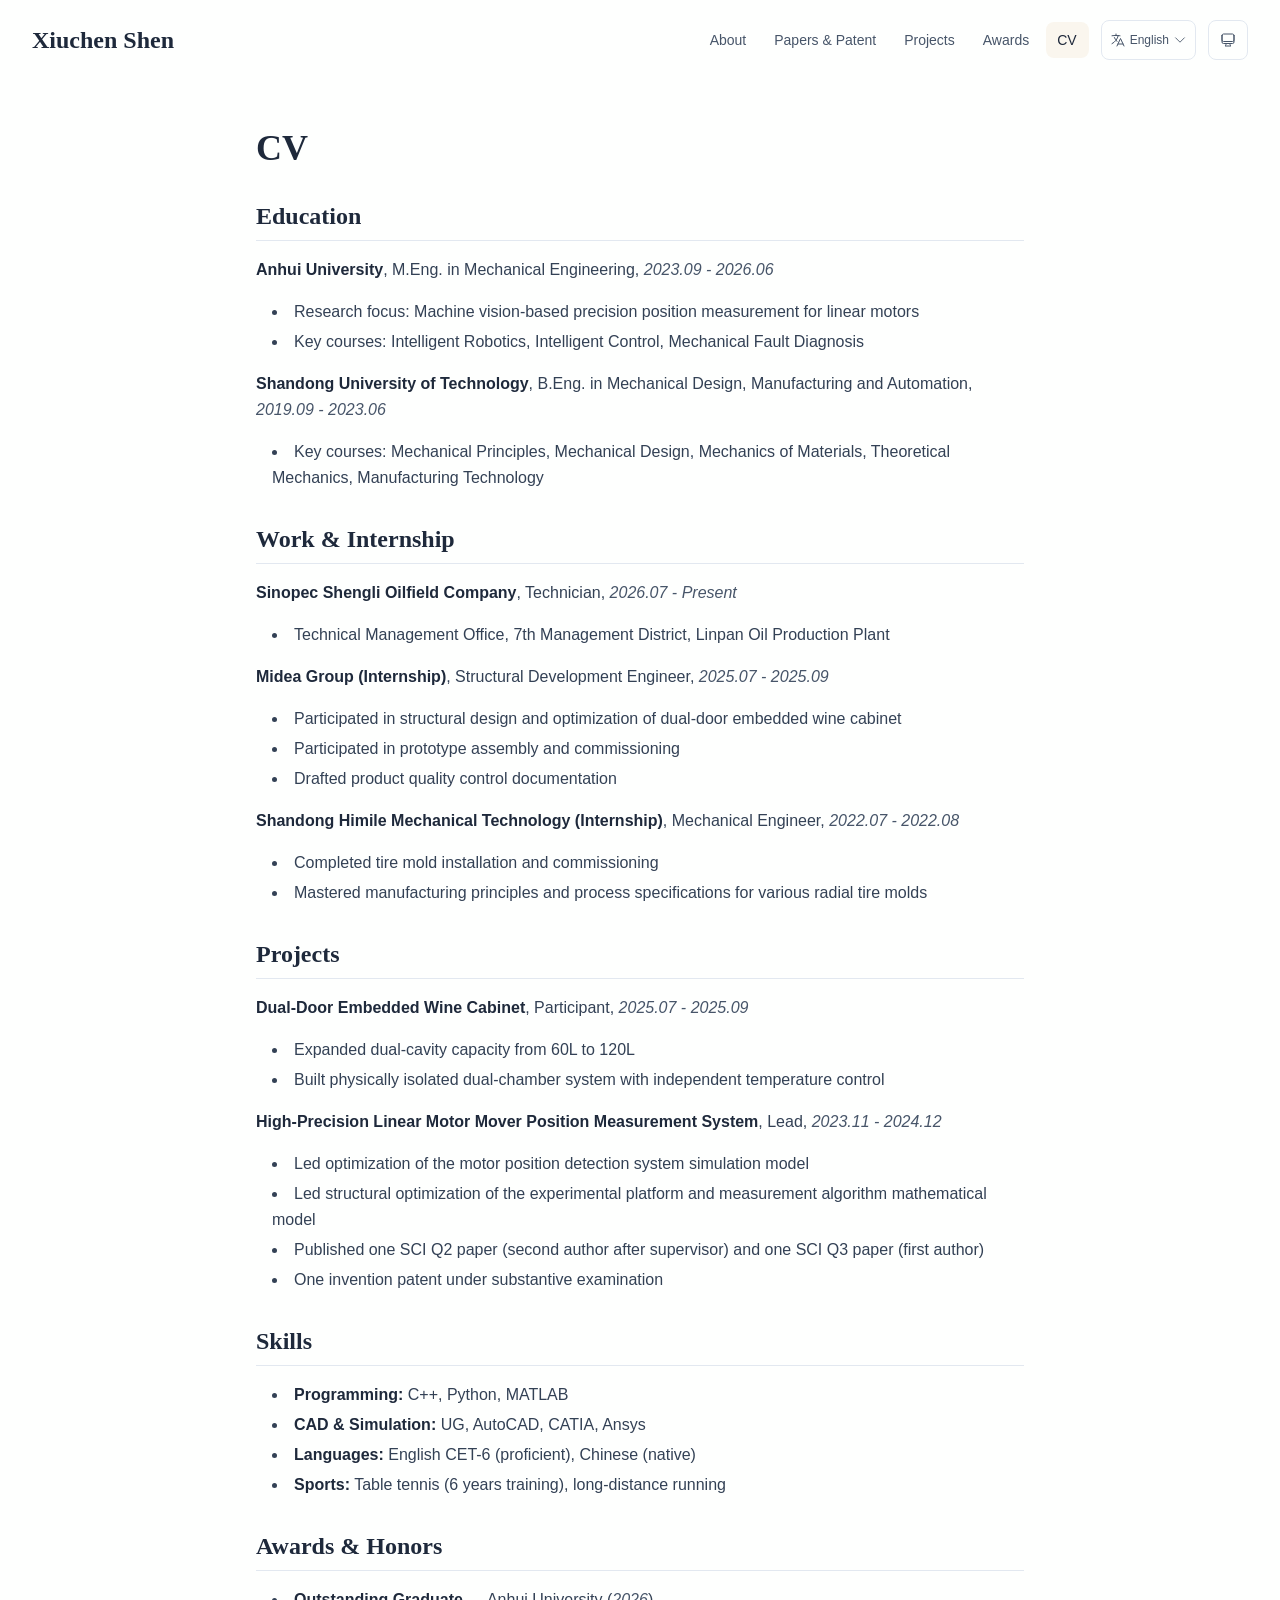
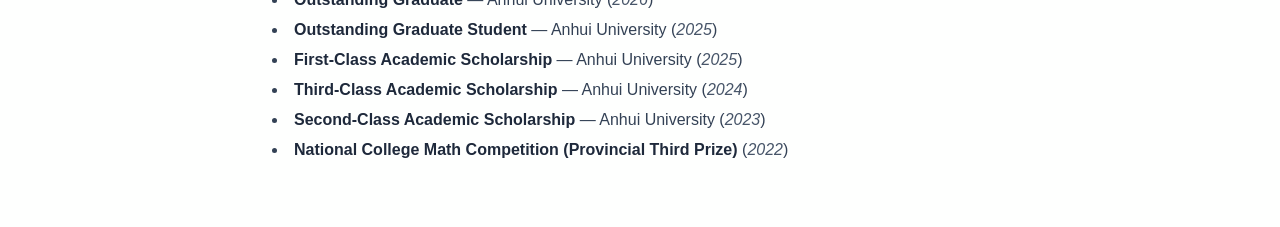
<file: cv/index.html>
<!DOCTYPE html><html lang="en" class="scroll-smooth"><head><meta charSet="utf-8"/><meta name="viewport" content="width=device-width, initial-scale=1"/><link rel="stylesheet" href="/_next/static/css/eafecb5d54ad255d.css" data-precedence="next"/><link rel="preload" as="script" fetchPriority="low" href="/_next/static/chunks/webpack-af78f5c2c11af041.js"/><script src="/_next/static/chunks/4bd1b696-87da8c91df6e7ecd.js" async=""></script><script src="/_next/static/chunks/684-3bd1c80b2a2e1efb.js" async=""></script><script src="/_next/static/chunks/main-app-ce86a2521d2cdf64.js" async=""></script><script src="/_next/static/chunks/576-e97fc0a9adde0626.js" async=""></script><script src="/_next/static/chunks/app/layout-102dc34717a74cb3.js" async=""></script><script src="/_next/static/chunks/271-b9ab846b424a447f.js" async=""></script><script src="/_next/static/chunks/568-b566ee57bb00cdc5.js" async=""></script><script src="/_next/static/chunks/app/%5Bslug%5D/page-ba48910e808ef24f.js" async=""></script><link rel="icon" href="/favicon.svg" type="image/svg+xml"/><link rel="preload" as="image" href="/bio.webp"/><script>
              try {
                const theme = localStorage.getItem('theme-storage');
                const parsed = theme ? JSON.parse(theme) : null;
                const setting = parsed?.state?.theme || 'system';
                const prefersDark = typeof window !== 'undefined' && window.matchMedia && window.matchMedia('(prefers-color-scheme: dark)').matches;
                const effective = setting === 'dark' ? 'dark' : (setting === 'light' ? 'light' : (prefersDark ? 'dark' : 'light'));
                var root = document.documentElement;
                root.classList.add(effective);
                root.setAttribute('data-theme', effective);
              } catch (e) {
                var root = document.documentElement;
                root.classList.add('light');
                root.setAttribute('data-theme', 'light');
              }
            </script><script>
    try {
      const cfg = {"enabled":true,"locales":["zh","en"],"defaultLocale":"en","mode":"auto","fixedLocale":"en","persist":true,"switcher":true,"labels":{"zh":"中文","en":"English"}};
      const storageKey = 'locale-storage';
      const normalize = (value) => typeof value === 'string' ? value.trim().replace('_', '-').toLowerCase() : '';
      const matchLocale = (candidate) => {
        const normalized = normalize(candidate);
        if (!normalized) return null;
        if (cfg.locales.includes(normalized)) return normalized;
        const language = normalized.split('-')[0];
        if (cfg.locales.includes(language)) return language;
        return null;
      };

      let resolved = null;

      if (!cfg.enabled) {
        resolved = cfg.defaultLocale;
      } else if (cfg.persist) {
        resolved = matchLocale(localStorage.getItem(storageKey));
      }

      if (!resolved) {
        if (cfg.mode === 'fixed') {
          resolved = cfg.fixedLocale;
        } else {
          resolved = matchLocale(navigator.language);
        }
      }

      if (!resolved) {
        resolved = cfg.defaultLocale;
      }

      const root = document.documentElement;
      root.lang = resolved;
      root.setAttribute('data-locale', resolved);

      if (cfg.persist) {
        localStorage.setItem(storageKey, resolved);
      }
    } catch (e) {
      const root = document.documentElement;
      root.lang = 'en';
      root.setAttribute('data-locale', 'en');
    }
  </script><title>CV | Xiuchen Shen</title><meta name="author" content="Xiuchen Shen"/><meta name="keywords" content="Xiuchen Shen,PhD,Research,Sinopec Shengli Oilfield Company"/><meta name="creator" content="Xiuchen Shen"/><meta name="publisher" content="Xiuchen Shen"/><meta property="og:title" content="Xiuchen Shen"/><meta property="og:description" content="M.Eng. in Mechanical Engineering, Anhui University · Structural Design / Machine Vision / Precision Measurement"/><meta property="og:site_name" content="Xiuchen Shen&#x27;s Academic Website"/><meta property="og:locale" content="en_US"/><meta property="og:type" content="website"/><meta name="twitter:card" content="summary"/><meta name="twitter:title" content="Xiuchen Shen"/><meta name="twitter:description" content="M.Eng. in Mechanical Engineering, Anhui University · Structural Design / Machine Vision / Precision Measurement"/><link rel="icon" href="/favicon.svg"/><script>document.querySelectorAll('body link[rel="icon"], body link[rel="apple-touch-icon"]').forEach(el => document.head.appendChild(el))</script><script src="/_next/static/chunks/polyfills-42372ed130431b0a.js" noModule=""></script></head><body class="font-sans antialiased"><div style="visibility:hidden"><nav class="fixed top-0 left-0 right-0 z-50" data-headlessui-state=""><div class="anim-nav transition-all duration-300 ease-out bg-transparent"><div class="max-w-7xl mx-auto px-4 sm:px-6 lg:px-8"><div class="flex justify-between items-center h-16 lg:h-20"><div class="flex-shrink-0 hover:scale-105 active:scale-95 transition-transform duration-200"><a href="/" class="text-xl lg:text-2xl font-serif font-semibold text-primary hover:text-accent transition-colors duration-200">Xiuchen Shen</a></div><div class="hidden lg:block"><div class="ml-10 flex items-center space-x-3"><div class="relative flex items-baseline space-x-1"><a href="/" data-nav-href="/" class="relative px-3 py-2 text-sm font-medium rounded-lg transition-colors duration-150 text-neutral-600">About</a><a href="/publications" data-nav-href="/publications" class="relative px-3 py-2 text-sm font-medium rounded-lg transition-colors duration-150 text-neutral-600">Papers &amp; Patent</a><a href="/research" data-nav-href="/research" class="relative px-3 py-2 text-sm font-medium rounded-lg transition-colors duration-150 text-neutral-600">Projects</a><a href="/awards" data-nav-href="/awards" class="relative px-3 py-2 text-sm font-medium rounded-lg transition-colors duration-150 text-neutral-600">Awards</a><a href="/cv" data-nav-href="/cv" class="relative px-3 py-2 text-sm font-medium rounded-lg transition-colors duration-150 text-primary">CV</a></div><div class="flex items-center justify-center w-14 h-10 rounded-lg border border-neutral-200 dark:border-[rgba(148,163,184,0.24)] bg-background dark:bg-neutral-800"><div class="w-6 h-4 rounded bg-neutral-300 animate-pulse"></div></div><div class="flex items-center justify-center w-10 h-10 rounded-lg border border-neutral-200 dark:border-[rgba(148,163,184,0.24)] bg-background dark:bg-neutral-800"><div class="w-4 h-4 rounded-full bg-neutral-300 animate-pulse"></div></div></div></div><div class="lg:hidden flex items-center space-x-2"><div class="flex items-center justify-center w-14 h-10 rounded-lg border border-neutral-200 dark:border-[rgba(148,163,184,0.24)] bg-background dark:bg-neutral-800"><div class="w-6 h-4 rounded bg-neutral-300 animate-pulse"></div></div><div class="flex items-center justify-center w-10 h-10 rounded-lg border border-neutral-200 dark:border-[rgba(148,163,184,0.24)] bg-background dark:bg-neutral-800"><div class="w-4 h-4 rounded-full bg-neutral-300 animate-pulse"></div></div></div></div></div></div><div class="lg:hidden bg-background/95 backdrop-blur-xl border-b border-neutral-200/50"><div class="px-4 py-2 overflow-x-auto scrollbar-hide"><div class="flex items-center space-x-1 min-w-max"><a href="/" class="px-3 py-1.5 rounded-full text-sm font-medium whitespace-nowrap transition-colors duration-200 text-neutral-600 hover:text-amber-500 hover:bg-amber-50">About</a><a href="/publications" class="px-3 py-1.5 rounded-full text-sm font-medium whitespace-nowrap transition-colors duration-200 text-neutral-600 hover:text-amber-500 hover:bg-amber-50">Papers &amp; Patent</a><a href="/research" class="px-3 py-1.5 rounded-full text-sm font-medium whitespace-nowrap transition-colors duration-200 text-neutral-600 hover:text-amber-500 hover:bg-amber-50">Projects</a><a href="/awards" class="px-3 py-1.5 rounded-full text-sm font-medium whitespace-nowrap transition-colors duration-200 text-neutral-600 hover:text-amber-500 hover:bg-amber-50">Awards</a><a href="/cv" class="px-3 py-1.5 rounded-full text-sm font-medium whitespace-nowrap transition-colors duration-200 bg-amber-500 text-white">CV</a></div></div></div></nav><main class="min-h-screen pt-28 lg:pt-20"><div class="max-w-4xl mx-auto px-4 sm:px-6 lg:px-8 py-12"><div class="anim-in max-w-3xl mx-auto" style="animation-delay:0.4s;animation-duration:0.6s"><h1 class="text-4xl font-serif font-bold text-primary mb-4">CV</h1><div class="text-neutral-700 dark:text-neutral-600 leading-relaxed"><h2 class="text-2xl font-serif font-bold text-primary mt-8 mb-4 border-b border-neutral-200 dark:border-neutral-800 pb-2">Education</h2>
<p class="mb-4 last:mb-0"><strong class="font-semibold text-primary">Anhui University</strong>, M.Eng. in Mechanical Engineering, <em class="italic text-neutral-600 dark:text-neutral-500">2023.09 - 2026.06</em></p>
<ul class="list-disc list-inside mb-4 space-y-1 ml-4">
<li class="mb-1">Research focus: Machine vision-based precision position measurement for linear motors</li>
<li class="mb-1">Key courses: Intelligent Robotics, Intelligent Control, Mechanical Fault Diagnosis</li>
</ul>
<p class="mb-4 last:mb-0"><strong class="font-semibold text-primary">Shandong University of Technology</strong>, B.Eng. in Mechanical Design, Manufacturing and Automation, <em class="italic text-neutral-600 dark:text-neutral-500">2019.09 - 2023.06</em></p>
<ul class="list-disc list-inside mb-4 space-y-1 ml-4">
<li class="mb-1">Key courses: Mechanical Principles, Mechanical Design, Mechanics of Materials, Theoretical Mechanics, Manufacturing Technology</li>
</ul>
<h2 class="text-2xl font-serif font-bold text-primary mt-8 mb-4 border-b border-neutral-200 dark:border-neutral-800 pb-2">Work &amp; Internship</h2>
<p class="mb-4 last:mb-0"><strong class="font-semibold text-primary">Sinopec Shengli Oilfield Company</strong>, Technician, <em class="italic text-neutral-600 dark:text-neutral-500">2026.07 - Present</em></p>
<ul class="list-disc list-inside mb-4 space-y-1 ml-4">
<li class="mb-1">Technical Management Office, 7th Management District, Linpan Oil Production Plant</li>
</ul>
<p class="mb-4 last:mb-0"><strong class="font-semibold text-primary">Midea Group (Internship)</strong>, Structural Development Engineer, <em class="italic text-neutral-600 dark:text-neutral-500">2025.07 - 2025.09</em></p>
<ul class="list-disc list-inside mb-4 space-y-1 ml-4">
<li class="mb-1">Participated in structural design and optimization of dual-door embedded wine cabinet</li>
<li class="mb-1">Participated in prototype assembly and commissioning</li>
<li class="mb-1">Drafted product quality control documentation</li>
</ul>
<p class="mb-4 last:mb-0"><strong class="font-semibold text-primary">Shandong Himile Mechanical Technology (Internship)</strong>, Mechanical Engineer, <em class="italic text-neutral-600 dark:text-neutral-500">2022.07 - 2022.08</em></p>
<ul class="list-disc list-inside mb-4 space-y-1 ml-4">
<li class="mb-1">Completed tire mold installation and commissioning</li>
<li class="mb-1">Mastered manufacturing principles and process specifications for various radial tire molds</li>
</ul>
<h2 class="text-2xl font-serif font-bold text-primary mt-8 mb-4 border-b border-neutral-200 dark:border-neutral-800 pb-2">Projects</h2>
<p class="mb-4 last:mb-0"><strong class="font-semibold text-primary">Dual-Door Embedded Wine Cabinet</strong>, Participant, <em class="italic text-neutral-600 dark:text-neutral-500">2025.07 - 2025.09</em></p>
<ul class="list-disc list-inside mb-4 space-y-1 ml-4">
<li class="mb-1">Expanded dual-cavity capacity from 60L to 120L</li>
<li class="mb-1">Built physically isolated dual-chamber system with independent temperature control</li>
</ul>
<p class="mb-4 last:mb-0"><strong class="font-semibold text-primary">High-Precision Linear Motor Mover Position Measurement System</strong>, Lead, <em class="italic text-neutral-600 dark:text-neutral-500">2023.11 - 2024.12</em></p>
<ul class="list-disc list-inside mb-4 space-y-1 ml-4">
<li class="mb-1">Led optimization of the motor position detection system simulation model</li>
<li class="mb-1">Led structural optimization of the experimental platform and measurement algorithm mathematical model</li>
<li class="mb-1">Published one SCI Q2 paper (second author after supervisor) and one SCI Q3 paper (first author)</li>
<li class="mb-1">One invention patent under substantive examination</li>
</ul>
<h2 class="text-2xl font-serif font-bold text-primary mt-8 mb-4 border-b border-neutral-200 dark:border-neutral-800 pb-2">Skills</h2>
<ul class="list-disc list-inside mb-4 space-y-1 ml-4">
<li class="mb-1"><strong class="font-semibold text-primary">Programming:</strong> C++, Python, MATLAB</li>
<li class="mb-1"><strong class="font-semibold text-primary">CAD &amp; Simulation:</strong> UG, AutoCAD, CATIA, Ansys</li>
<li class="mb-1"><strong class="font-semibold text-primary">Languages:</strong> English CET-6 (proficient), Chinese (native)</li>
<li class="mb-1"><strong class="font-semibold text-primary">Sports:</strong> Table tennis (6 years training), long-distance running</li>
</ul>
<h2 class="text-2xl font-serif font-bold text-primary mt-8 mb-4 border-b border-neutral-200 dark:border-neutral-800 pb-2">Awards &amp; Honors</h2>
<ul class="list-disc list-inside mb-4 space-y-1 ml-4">
<li class="mb-1"><strong class="font-semibold text-primary">Outstanding Graduate</strong> — Anhui University (<em class="italic text-neutral-600 dark:text-neutral-500">2026</em>)</li>
<li class="mb-1"><strong class="font-semibold text-primary">Outstanding Graduate Student</strong> — Anhui University (<em class="italic text-neutral-600 dark:text-neutral-500">2025</em>)</li>
<li class="mb-1"><strong class="font-semibold text-primary">First-Class Academic Scholarship</strong> — Anhui University (<em class="italic text-neutral-600 dark:text-neutral-500">2025</em>)</li>
<li class="mb-1"><strong class="font-semibold text-primary">Third-Class Academic Scholarship</strong> — Anhui University (<em class="italic text-neutral-600 dark:text-neutral-500">2024</em>)</li>
<li class="mb-1"><strong class="font-semibold text-primary">Second-Class Academic Scholarship</strong> — Anhui University (<em class="italic text-neutral-600 dark:text-neutral-500">2023</em>)</li>
<li class="mb-1"><strong class="font-semibold text-primary">National College Math Competition (Provincial Third Prize)</strong> (<em class="italic text-neutral-600 dark:text-neutral-500">2022</em>)</li>
</ul></div></div></div><!--$--><!--/$--><!--$--><!--/$--></main></div><script src="/_next/static/chunks/webpack-af78f5c2c11af041.js" async=""></script><script>(self.__next_f=self.__next_f||[]).push([0])</script><script>self.__next_f.push([1,"1:\"$Sreact.fragment\"\n3:I[3719,[\"576\",\"static/chunks/576-e97fc0a9adde0626.js\",\"177\",\"static/chunks/app/layout-102dc34717a74cb3.js\"],\"ThemeProvider\"]\n4:I[310,[\"576\",\"static/chunks/576-e97fc0a9adde0626.js\",\"177\",\"static/chunks/app/layout-102dc34717a74cb3.js\"],\"LocaleProvider\"]\n5:I[4574,[\"576\",\"static/chunks/576-e97fc0a9adde0626.js\",\"177\",\"static/chunks/app/layout-102dc34717a74cb3.js\"],\"default\"]\n6:I[7555,[],\"\"]\n7:I[1295,[],\"\"]\n9:I[9665,[],\"MetadataBoundary\"]\nb:I[9665,[],\"OutletBoundary\"]\ne:I[4911,[],\"AsyncMetadataOutlet\"]\n10:I[9665,[],\"ViewportBoundary\"]\n12:I[6614,[],\"\"]\n:HL[\"/_next/static/css/eafecb5d54ad255d.css\",\"style\"]\n2:T5d7,\n    try {\n      const cfg = {\"enabled\":true,\"locales\":[\"zh\",\"en\"],\"defaultLocale\":\"en\",\"mode\":\"auto\",\"fixedLocale\":\"en\",\"persist\":true,\"switcher\":true,\"labels\":{\"zh\":\"中文\",\"en\":\"English\"}};\n      const storageKey = 'locale-storage';\n      const normalize = (value) =\u003e typeof value === 'string' ? value.trim().replace('_', '-').toLowerCase() : '';\n      const matchLocale = (candidate) =\u003e {\n        const normalized = normalize(candidate);\n        if (!normalized) return null;\n        if (cfg.locales.includes(normalized)) return normalized;\n        const language = normalized.split('-')[0];\n        if (cfg.locales.includes(language)) return language;\n        return null;\n      };\n\n      let resolved = null;\n\n      if (!cfg.enabled) {\n        resolved = cfg.defaultLocale;\n      } else if (cfg.persist) {\n        resolved = matchLocale(localStorage.getItem(storageKey));\n      }\n\n      if (!resolved) {\n        if (cfg.mode === 'fixed') {\n          resolved = cfg.fixedLocale;\n        } else {\n          resolved = matchLocale(navigator.language);\n        }\n      }\n\n      if (!resolved) {\n        resolved = cfg.defaultLocale;\n      }\n\n      const root = document.documentElement;\n      root.lang = resolved;\n      root.setAttribute('data-locale', resolved);\n\n      if (cfg.persist) {\n        localStorage.setItem(storageKey, resolved);\n      }\n    } catch (e) {\n      const root = document.documentElem"])</script><script>self.__next_f.push([1,"ent;\n      root.lang = 'en';\n      root.setAttribute('data-locale', 'en');\n    }\n  "])</script><script>self.__next_f.push([1,"0:{\"P\":null,\"b\":\"ZCEarE0s_vEpCMp-8iE9z\",\"p\":\"\",\"c\":[\"\",\"cv\",\"\"],\"i\":false,\"f\":[[[\"\",{\"children\":[[\"slug\",\"cv\",\"d\"],{\"children\":[\"__PAGE__\",{}]}]},\"$undefined\",\"$undefined\",true],[\"\",[\"$\",\"$1\",\"c\",{\"children\":[[[\"$\",\"link\",\"0\",{\"rel\":\"stylesheet\",\"href\":\"/_next/static/css/eafecb5d54ad255d.css\",\"precedence\":\"next\",\"crossOrigin\":\"$undefined\",\"nonce\":\"$undefined\"}]],[\"$\",\"html\",null,{\"lang\":\"en\",\"className\":\"scroll-smooth\",\"suppressHydrationWarning\":true,\"children\":[[\"$\",\"head\",null,{\"children\":[[\"$\",\"link\",null,{\"rel\":\"icon\",\"href\":\"/favicon.svg\",\"type\":\"image/svg+xml\"}],[\"$\",\"link\",null,{\"rel\":\"preload\",\"as\":\"image\",\"href\":\"/bio.webp\"}],[\"$\",\"script\",null,{\"dangerouslySetInnerHTML\":{\"__html\":\"\\n              try {\\n                const theme = localStorage.getItem('theme-storage');\\n                const parsed = theme ? JSON.parse(theme) : null;\\n                const setting = parsed?.state?.theme || 'system';\\n                const prefersDark = typeof window !== 'undefined' \u0026\u0026 window.matchMedia \u0026\u0026 window.matchMedia('(prefers-color-scheme: dark)').matches;\\n                const effective = setting === 'dark' ? 'dark' : (setting === 'light' ? 'light' : (prefersDark ? 'dark' : 'light'));\\n                var root = document.documentElement;\\n                root.classList.add(effective);\\n                root.setAttribute('data-theme', effective);\\n              } catch (e) {\\n                var root = document.documentElement;\\n                root.classList.add('light');\\n                root.setAttribute('data-theme', 'light');\\n              }\\n            \"}}],[\"$\",\"script\",null,{\"dangerouslySetInnerHTML\":{\"__html\":\"$2\"}}]]}],[\"$\",\"body\",null,{\"className\":\"font-sans antialiased\",\"children\":[\"$\",\"$L3\",null,{\"children\":[\"$\",\"$L4\",null,{\"config\":{\"enabled\":true,\"locales\":[\"zh\",\"en\"],\"defaultLocale\":\"en\",\"mode\":\"auto\",\"fixedLocale\":\"en\",\"persist\":true,\"switcher\":true,\"labels\":{\"zh\":\"中文\",\"en\":\"English\"}},\"children\":[[\"$\",\"$L5\",null,{\"items\":[{\"title\":\"About\",\"type\":\"page\",\"target\":\"about\",\"href\":\"/\"},{\"title\":\"Papers \u0026 Patent\",\"type\":\"page\",\"target\":\"publications\",\"href\":\"/publications\"},{\"title\":\"Projects\",\"type\":\"page\",\"target\":\"research\",\"href\":\"/research\"},{\"title\":\"Awards\",\"type\":\"page\",\"target\":\"awards\",\"href\":\"/awards\"},{\"title\":\"CV\",\"type\":\"page\",\"target\":\"cv\",\"href\":\"/cv\"}],\"siteTitle\":\"Xiuchen Shen\",\"enableOnePageMode\":false,\"i18n\":\"$0:f:0:1:1:props:children:1:props:children:1:props:children:props:children:props:config\",\"itemsByLocale\":{\"zh\":[{\"title\":\"关于我\",\"type\":\"page\",\"target\":\"about\",\"href\":\"/\"},{\"title\":\"论文\u0026专利\",\"type\":\"page\",\"target\":\"publications\",\"href\":\"/publications\"},{\"title\":\"项目\",\"type\":\"page\",\"target\":\"research\",\"href\":\"/research\"},{\"title\":\"奖项\",\"type\":\"page\",\"target\":\"awards\",\"href\":\"/awards\"},{\"title\":\"简历\",\"type\":\"page\",\"target\":\"cv\",\"href\":\"/cv\"}],\"en\":[{\"title\":\"About\",\"type\":\"page\",\"target\":\"about\",\"href\":\"/\"},{\"title\":\"Papers \u0026 Patent\",\"type\":\"page\",\"target\":\"publications\",\"href\":\"/publications\"},{\"title\":\"Projects\",\"type\":\"page\",\"target\":\"research\",\"href\":\"/research\"},{\"title\":\"Awards\",\"type\":\"page\",\"target\":\"awards\",\"href\":\"/awards\"},{\"title\":\"CV\",\"type\":\"page\",\"target\":\"cv\",\"href\":\"/cv\"}]},\"siteTitleByLocale\":{\"zh\":\"沈秀琛\",\"en\":\"Xiuchen Shen\"}}],[\"$\",\"main\",null,{\"className\":\"min-h-screen pt-28 lg:pt-20\",\"children\":[\"$\",\"$L6\",null,{\"parallelRouterKey\":\"children\",\"error\":\"$undefined\",\"errorStyles\":\"$undefined\",\"errorScripts\":\"$undefined\",\"template\":[\"$\",\"$L7\",null,{}],\"templateStyles\":\"$undefined\",\"templateScripts\":\"$undefined\",\"notFound\":[[[\"$\",\"title\",null,{\"children\":\"404: This page could not be found.\"}],[\"$\",\"div\",null,{\"style\":{\"fontFamily\":\"system-ui,\\\"Segoe UI\\\",Roboto,Helvetica,Arial,sans-serif,\\\"Apple Color Emoji\\\",\\\"Segoe UI Emoji\\\"\",\"height\":\"100vh\",\"textAlign\":\"center\",\"display\":\"flex\",\"flexDirection\":\"column\",\"alignItems\":\"center\",\"justifyContent\":\"center\"},\"children\":[\"$\",\"div\",null,{\"children\":[[\"$\",\"style\",null,{\"dangerouslySetInnerHTML\":{\"__html\":\"body{color:#000;background:#fff;margin:0}.next-error-h1{border-right:1px solid rgba(0,0,0,.3)}@media (prefers-color-scheme:dark){body{color:#fff;background:#000}.next-error-h1{border-right:1px solid rgba(255,255,255,.3)}}\"}}],[\"$\",\"h1\",null,{\"className\":\"next-error-h1\",\"style\":{\"display\":\"inline-block\",\"margin\":\"0 20px 0 0\",\"padding\":\"0 23px 0 0\",\"fontSize\":24,\"fontWeight\":500,\"verticalAlign\":\"top\",\"lineHeight\":\"49px\"},\"children\":404}],[\"$\",\"div\",null,{\"style\":{\"display\":\"inline-block\"},\"children\":[\"$\",\"h2\",null,{\"style\":{\"fontSize\":14,\"fontWeight\":400,\"lineHeight\":\"49px\",\"margin\":0},\"children\":\"This page could not be found.\"}]}]]}]}]],[]],\"forbidden\":\"$undefined\",\"unauthorized\":\"$undefined\"}]}]]}]}]}]]}]]}],{\"children\":[[\"slug\",\"cv\",\"d\"],[\"$\",\"$1\",\"c\",{\"children\":[null,[\"$\",\"$L6\",null,{\"parallelRouterKey\":\"children\",\"error\":\"$undefined\",\"errorStyles\":\"$undefined\",\"errorScripts\":\"$undefined\",\"template\":[\"$\",\"$L7\",null,{}],\"templateStyles\":\"$undefined\",\"templateScripts\":\"$undefined\",\"notFound\":\"$undefined\",\"forbidden\":\"$undefined\",\"unauthorized\":\"$undefined\"}]]}],{\"children\":[\"__PAGE__\",[\"$\",\"$1\",\"c\",{\"children\":[\"$L8\",[\"$\",\"$L9\",null,{\"children\":\"$La\"}],null,[\"$\",\"$Lb\",null,{\"children\":[\"$Lc\",\"$Ld\",[\"$\",\"$Le\",null,{\"promise\":\"$@f\"}]]}]]}],{},null,false]},null,false]},null,false],[\"$\",\"$1\",\"h\",{\"children\":[null,[\"$\",\"$1\",\"RbW-KOi-sp_RBe1zWfxl2\",{\"children\":[[\"$\",\"$L10\",null,{\"children\":\"$L11\"}],null]}],null]}],false]],\"m\":\"$undefined\",\"G\":[\"$12\",\"$undefined\"],\"s\":false,\"S\":true}\n"])</script><script>self.__next_f.push([1,"13:\"$Sreact.suspense\"\n14:I[4911,[],\"AsyncMetadata\"]\n16:I[2382,[\"271\",\"static/chunks/271-b9ab846b424a447f.js\",\"568\",\"static/chunks/568-b566ee57bb00cdc5.js\",\"182\",\"static/chunks/app/%5Bslug%5D/page-ba48910e808ef24f.js\"],\"default\"]\na:[\"$\",\"$13\",null,{\"fallback\":null,\"children\":[\"$\",\"$L14\",null,{\"promise\":\"$@15\"}]}]\n17:T8a6,"])</script><script>self.__next_f.push([1,"## 教育背景\r\n\r\n**安徽大学**，机械工程硕士，*2023.09 - 2026.06*\r\n- 研究方向：基于机器视觉的直线电机位置精密测量\r\n- 主修课程：智能机器人技术、智能控制、机械故障诊断学\r\n\r\n**山东理工大学**，机械设计制造及其自动化学士，*2019.09 - 2023.06*\r\n- 主修课程：机械原理、机械设计、材料力学、理论力学、机械制造工艺学\r\n\r\n## 工作\u0026实习经历\r\n\r\n**中国石油化工股份有限公司胜利油田分公司**，技术员，*2026.07 - 至今*\r\n- 就职于临盘采油厂第七管理区技术管理室\r\n\r\n**美的集团股份有限公司（实习）**，结构开发工程师，*2025.07 - 2025.09*\r\n- 参与双开门嵌入式酒柜的结构设计与优化\r\n- 参与酒柜样机的组装与调试\r\n- 起草并撰写产品质控点交底书\r\n\r\n**山东豪迈机械科技股份有限公司（实习）**，机械工程师，*2022.07 - 2022.09*\r\n- 完成轮胎模具的安装与调试\r\n- 掌握各类子午线轮胎模具的制造原理和工艺规程\r\n\r\n## 项目经历\r\n\r\n**双开门嵌入式酒柜**，参与人，*2025.07 - 2025.09*\r\n- 基于 60L 酒柜进行双箱胆扩容至 120L\r\n- 构建物理隔离式双腔体，实现两温区精准独立控温\r\n\r\n**直线电机动子位置高精度测量系统**，负责人，*2023.11 - 2024.12*\r\n- 主导优化电机位置检测系统的仿真模型\r\n- 主导设计实验平台的结构优化，以及测量算法的数学模型\r\n- 发表 SCI 二区一篇（导师外一作），发表 SCI 三区一篇（一作）\r\n- 实审发明专利一项\r\n\r\n## 技能\r\n\r\n- **编程：** C++, Python, MATLAB\r\n- **仿真建模：** UG, AutoCAD, CATIA, Ansys\r\n- **语言：** 英语 CET-6（听说读写熟练），中文（母语）\r\n- **运动：** 乒乓球（六年训练经验），长跑\r\n\r\n## 奖项与荣誉\r\n\r\n- **校级优秀毕业生** — 安徽大学 (*2026*)\r\n- **校级优秀研究生** — 安徽大学 (*2025*)\r\n- **校级特等学业奖学金** — 安徽大学 (*2025*)\r\n- **校级三等学业奖学金** — 安徽大学 (*2024*)\r\n- **校级二等学业奖学金** — 安徽大学 (*2023*)\r\n- **华教杯全国大学生数学竞赛三等奖（省级）** (*2022*)\r\n"])</script><script>self.__next_f.push([1,"18:T9ca,"])</script><script>self.__next_f.push([1,"## Education\n\n**Anhui University**, M.Eng. in Mechanical Engineering, *2023.09 - 2026.06*\n- Research focus: Machine vision-based precision position measurement for linear motors\n- Key courses: Intelligent Robotics, Intelligent Control, Mechanical Fault Diagnosis\n\n**Shandong University of Technology**, B.Eng. in Mechanical Design, Manufacturing and Automation, *2019.09 - 2023.06*\n- Key courses: Mechanical Principles, Mechanical Design, Mechanics of Materials, Theoretical Mechanics, Manufacturing Technology\n\n## Work \u0026 Internship\n\n**Sinopec Shengli Oilfield Company**, Technician, *2026.07 - Present*\n- Technical Management Office, 7th Management District, Linpan Oil Production Plant\n\n**Midea Group (Internship)**, Structural Development Engineer, *2025.07 - 2025.09*\n- Participated in structural design and optimization of dual-door embedded wine cabinet\n- Participated in prototype assembly and commissioning\n- Drafted product quality control documentation\n\n**Shandong Himile Mechanical Technology (Internship)**, Mechanical Engineer, *2022.07 - 2022.08*\n- Completed tire mold installation and commissioning\n- Mastered manufacturing principles and process specifications for various radial tire molds\n\n## Projects\n\n**Dual-Door Embedded Wine Cabinet**, Participant, *2025.07 - 2025.09*\n- Expanded dual-cavity capacity from 60L to 120L\n- Built physically isolated dual-chamber system with independent temperature control\n\n**High-Precision Linear Motor Mover Position Measurement System**, Lead, *2023.11 - 2024.12*\n- Led optimization of the motor position detection system simulation model\n- Led structural optimization of the experimental platform and measurement algorithm mathematical model\n- Published one SCI Q2 paper (second author after supervisor) and one SCI Q3 paper (first author)\n- One invention patent under substantive examination\n\n## Skills\n\n- **Programming:** C++, Python, MATLAB\n- **CAD \u0026 Simulation:** UG, AutoCAD, CATIA, Ansys\n- **Languages:** English CET-6 (proficient), Chinese (native)\n- **Sports:** Table tennis (6 years training), long-distance running\n\n## Awards \u0026 Honors\n\n- **Outstanding Graduate** — Anhui University (*2026*)\n- **Outstanding Graduate Student** — Anhui University (*2025*)\n- **First-Class Academic Scholarship** — Anhui University (*2025*)\n- **Third-Class Academic Scholarship** — Anhui University (*2024*)\n- **Second-Class Academic Scholarship** — Anhui University (*2023*)\n- **National College Math Competition (Provincial Third Prize)** (*2022*)\n"])</script><script>self.__next_f.push([1,"8:[\"$\",\"$L16\",null,{\"dataByLocale\":{\"zh\":{\"type\":\"text\",\"config\":{\"type\":\"text\",\"title\":\"简历\",\"source\":\"cv.md\"},\"content\":\"$17\"},\"en\":{\"type\":\"text\",\"config\":{\"type\":\"text\",\"title\":\"CV\",\"source\":\"cv.md\"},\"content\":\"$18\"}},\"defaultLocale\":\"en\"}]\n"])</script><script>self.__next_f.push([1,"d:null\n"])</script><script>self.__next_f.push([1,"11:[[\"$\",\"meta\",\"0\",{\"charSet\":\"utf-8\"}],[\"$\",\"meta\",\"1\",{\"name\":\"viewport\",\"content\":\"width=device-width, initial-scale=1\"}]]\nc:null\n"])</script><script>self.__next_f.push([1,"15:{\"metadata\":[[\"$\",\"title\",\"0\",{\"children\":\"CV | Xiuchen Shen\"}],[\"$\",\"meta\",\"1\",{\"name\":\"author\",\"content\":\"Xiuchen Shen\"}],[\"$\",\"meta\",\"2\",{\"name\":\"keywords\",\"content\":\"Xiuchen Shen,PhD,Research,Sinopec Shengli Oilfield Company\"}],[\"$\",\"meta\",\"3\",{\"name\":\"creator\",\"content\":\"Xiuchen Shen\"}],[\"$\",\"meta\",\"4\",{\"name\":\"publisher\",\"content\":\"Xiuchen Shen\"}],[\"$\",\"meta\",\"5\",{\"property\":\"og:title\",\"content\":\"Xiuchen Shen\"}],[\"$\",\"meta\",\"6\",{\"property\":\"og:description\",\"content\":\"M.Eng. in Mechanical Engineering, Anhui University · Structural Design / Machine Vision / Precision Measurement\"}],[\"$\",\"meta\",\"7\",{\"property\":\"og:site_name\",\"content\":\"Xiuchen Shen's Academic Website\"}],[\"$\",\"meta\",\"8\",{\"property\":\"og:locale\",\"content\":\"en_US\"}],[\"$\",\"meta\",\"9\",{\"property\":\"og:type\",\"content\":\"website\"}],[\"$\",\"meta\",\"10\",{\"name\":\"twitter:card\",\"content\":\"summary\"}],[\"$\",\"meta\",\"11\",{\"name\":\"twitter:title\",\"content\":\"Xiuchen Shen\"}],[\"$\",\"meta\",\"12\",{\"name\":\"twitter:description\",\"content\":\"M.Eng. in Mechanical Engineering, Anhui University · Structural Design / Machine Vision / Precision Measurement\"}],[\"$\",\"link\",\"13\",{\"rel\":\"icon\",\"href\":\"/favicon.svg\"}]],\"error\":null,\"digest\":\"$undefined\"}\nf:{\"metadata\":\"$15:metadata\",\"error\":null,\"digest\":\"$undefined\"}\n"])</script></body></html>
</file>
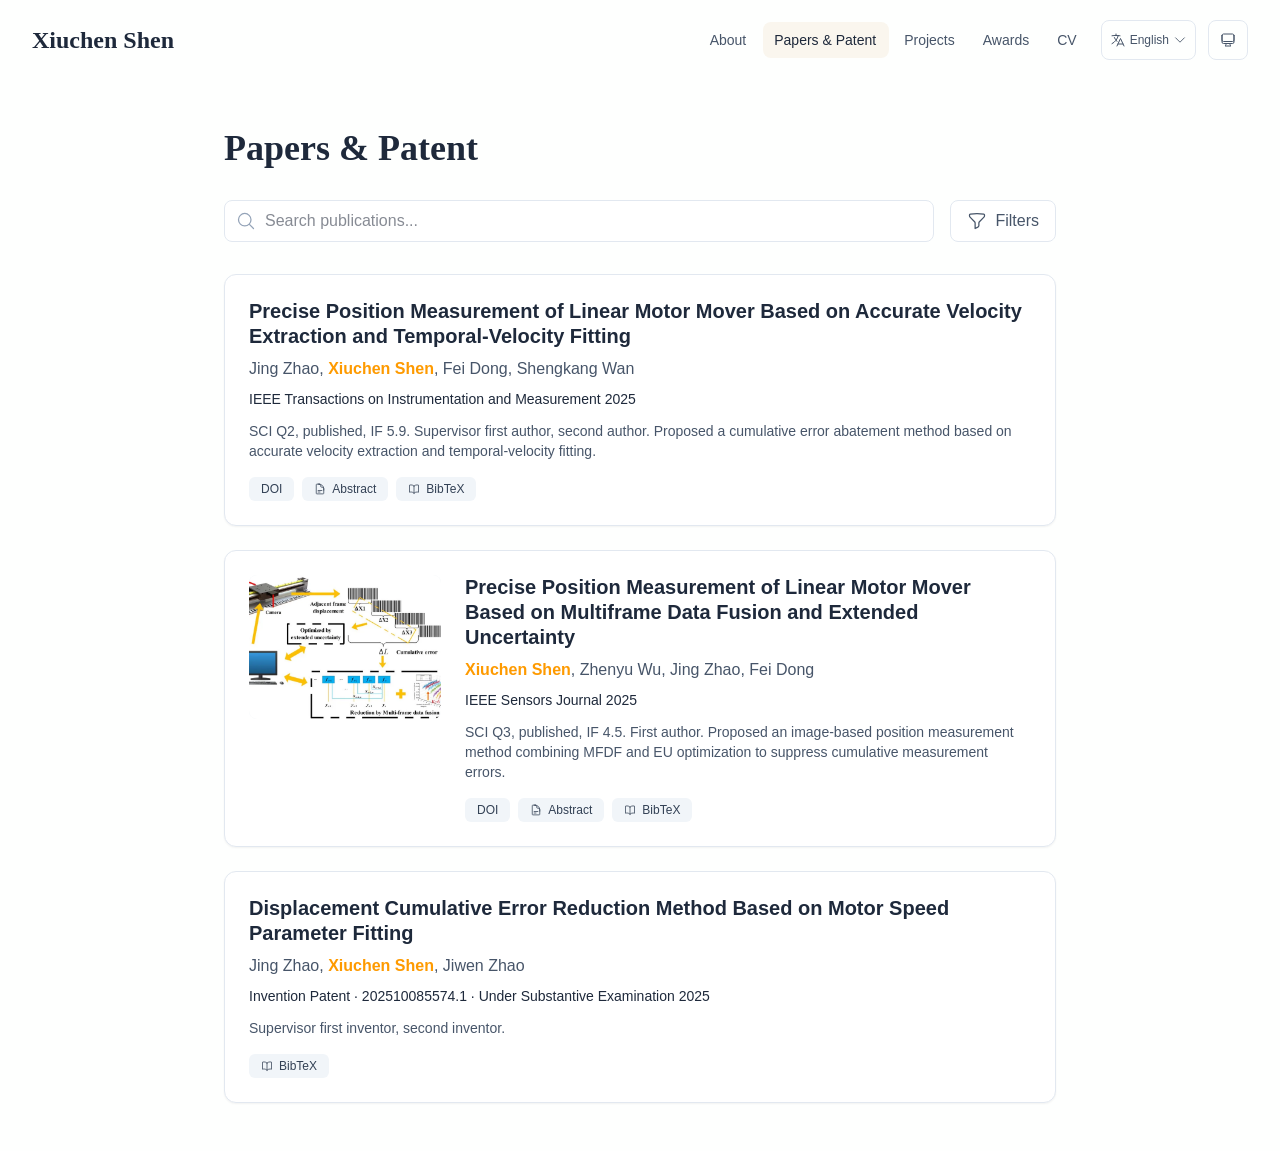
<file: publications/index.html>
<!DOCTYPE html><html lang="en" class="scroll-smooth"><head><meta charSet="utf-8"/><meta name="viewport" content="width=device-width, initial-scale=1"/><link rel="stylesheet" href="/_next/static/css/eafecb5d54ad255d.css" data-precedence="next"/><link rel="preload" as="script" fetchPriority="low" href="/_next/static/chunks/webpack-af78f5c2c11af041.js"/><script src="/_next/static/chunks/4bd1b696-87da8c91df6e7ecd.js" async=""></script><script src="/_next/static/chunks/684-3bd1c80b2a2e1efb.js" async=""></script><script src="/_next/static/chunks/main-app-ce86a2521d2cdf64.js" async=""></script><script src="/_next/static/chunks/576-e97fc0a9adde0626.js" async=""></script><script src="/_next/static/chunks/app/layout-102dc34717a74cb3.js" async=""></script><script src="/_next/static/chunks/271-b9ab846b424a447f.js" async=""></script><script src="/_next/static/chunks/568-b566ee57bb00cdc5.js" async=""></script><script src="/_next/static/chunks/app/%5Bslug%5D/page-ba48910e808ef24f.js" async=""></script><link rel="icon" href="/favicon.svg" type="image/svg+xml"/><link rel="preload" as="image" href="/bio.webp"/><script>
              try {
                const theme = localStorage.getItem('theme-storage');
                const parsed = theme ? JSON.parse(theme) : null;
                const setting = parsed?.state?.theme || 'system';
                const prefersDark = typeof window !== 'undefined' && window.matchMedia && window.matchMedia('(prefers-color-scheme: dark)').matches;
                const effective = setting === 'dark' ? 'dark' : (setting === 'light' ? 'light' : (prefersDark ? 'dark' : 'light'));
                var root = document.documentElement;
                root.classList.add(effective);
                root.setAttribute('data-theme', effective);
              } catch (e) {
                var root = document.documentElement;
                root.classList.add('light');
                root.setAttribute('data-theme', 'light');
              }
            </script><script>
    try {
      const cfg = {"enabled":true,"locales":["zh","en"],"defaultLocale":"en","mode":"auto","fixedLocale":"en","persist":true,"switcher":true,"labels":{"zh":"中文","en":"English"}};
      const storageKey = 'locale-storage';
      const normalize = (value) => typeof value === 'string' ? value.trim().replace('_', '-').toLowerCase() : '';
      const matchLocale = (candidate) => {
        const normalized = normalize(candidate);
        if (!normalized) return null;
        if (cfg.locales.includes(normalized)) return normalized;
        const language = normalized.split('-')[0];
        if (cfg.locales.includes(language)) return language;
        return null;
      };

      let resolved = null;

      if (!cfg.enabled) {
        resolved = cfg.defaultLocale;
      } else if (cfg.persist) {
        resolved = matchLocale(localStorage.getItem(storageKey));
      }

      if (!resolved) {
        if (cfg.mode === 'fixed') {
          resolved = cfg.fixedLocale;
        } else {
          resolved = matchLocale(navigator.language);
        }
      }

      if (!resolved) {
        resolved = cfg.defaultLocale;
      }

      const root = document.documentElement;
      root.lang = resolved;
      root.setAttribute('data-locale', resolved);

      if (cfg.persist) {
        localStorage.setItem(storageKey, resolved);
      }
    } catch (e) {
      const root = document.documentElement;
      root.lang = 'en';
      root.setAttribute('data-locale', 'en');
    }
  </script><title>Papers &amp; Patent | Xiuchen Shen</title><meta name="author" content="Xiuchen Shen"/><meta name="keywords" content="Xiuchen Shen,PhD,Research,Sinopec Shengli Oilfield Company"/><meta name="creator" content="Xiuchen Shen"/><meta name="publisher" content="Xiuchen Shen"/><meta property="og:title" content="Xiuchen Shen"/><meta property="og:description" content="M.Eng. in Mechanical Engineering, Anhui University · Structural Design / Machine Vision / Precision Measurement"/><meta property="og:site_name" content="Xiuchen Shen&#x27;s Academic Website"/><meta property="og:locale" content="en_US"/><meta property="og:type" content="website"/><meta name="twitter:card" content="summary"/><meta name="twitter:title" content="Xiuchen Shen"/><meta name="twitter:description" content="M.Eng. in Mechanical Engineering, Anhui University · Structural Design / Machine Vision / Precision Measurement"/><link rel="icon" href="/favicon.svg"/><script>document.querySelectorAll('body link[rel="icon"], body link[rel="apple-touch-icon"]').forEach(el => document.head.appendChild(el))</script><script src="/_next/static/chunks/polyfills-42372ed130431b0a.js" noModule=""></script></head><body class="font-sans antialiased"><div style="visibility:hidden"><nav class="fixed top-0 left-0 right-0 z-50" data-headlessui-state=""><div class="anim-nav transition-all duration-300 ease-out bg-transparent"><div class="max-w-7xl mx-auto px-4 sm:px-6 lg:px-8"><div class="flex justify-between items-center h-16 lg:h-20"><div class="flex-shrink-0 hover:scale-105 active:scale-95 transition-transform duration-200"><a href="/" class="text-xl lg:text-2xl font-serif font-semibold text-primary hover:text-accent transition-colors duration-200">Xiuchen Shen</a></div><div class="hidden lg:block"><div class="ml-10 flex items-center space-x-3"><div class="relative flex items-baseline space-x-1"><a href="/" data-nav-href="/" class="relative px-3 py-2 text-sm font-medium rounded-lg transition-colors duration-150 text-neutral-600">About</a><a href="/publications" data-nav-href="/publications" class="relative px-3 py-2 text-sm font-medium rounded-lg transition-colors duration-150 text-primary">Papers &amp; Patent</a><a href="/research" data-nav-href="/research" class="relative px-3 py-2 text-sm font-medium rounded-lg transition-colors duration-150 text-neutral-600">Projects</a><a href="/awards" data-nav-href="/awards" class="relative px-3 py-2 text-sm font-medium rounded-lg transition-colors duration-150 text-neutral-600">Awards</a><a href="/cv" data-nav-href="/cv" class="relative px-3 py-2 text-sm font-medium rounded-lg transition-colors duration-150 text-neutral-600">CV</a></div><div class="flex items-center justify-center w-14 h-10 rounded-lg border border-neutral-200 dark:border-[rgba(148,163,184,0.24)] bg-background dark:bg-neutral-800"><div class="w-6 h-4 rounded bg-neutral-300 animate-pulse"></div></div><div class="flex items-center justify-center w-10 h-10 rounded-lg border border-neutral-200 dark:border-[rgba(148,163,184,0.24)] bg-background dark:bg-neutral-800"><div class="w-4 h-4 rounded-full bg-neutral-300 animate-pulse"></div></div></div></div><div class="lg:hidden flex items-center space-x-2"><div class="flex items-center justify-center w-14 h-10 rounded-lg border border-neutral-200 dark:border-[rgba(148,163,184,0.24)] bg-background dark:bg-neutral-800"><div class="w-6 h-4 rounded bg-neutral-300 animate-pulse"></div></div><div class="flex items-center justify-center w-10 h-10 rounded-lg border border-neutral-200 dark:border-[rgba(148,163,184,0.24)] bg-background dark:bg-neutral-800"><div class="w-4 h-4 rounded-full bg-neutral-300 animate-pulse"></div></div></div></div></div></div><div class="lg:hidden bg-background/95 backdrop-blur-xl border-b border-neutral-200/50"><div class="px-4 py-2 overflow-x-auto scrollbar-hide"><div class="flex items-center space-x-1 min-w-max"><a href="/" class="px-3 py-1.5 rounded-full text-sm font-medium whitespace-nowrap transition-colors duration-200 text-neutral-600 hover:text-amber-500 hover:bg-amber-50">About</a><a href="/publications" class="px-3 py-1.5 rounded-full text-sm font-medium whitespace-nowrap transition-colors duration-200 bg-amber-500 text-white">Papers &amp; Patent</a><a href="/research" class="px-3 py-1.5 rounded-full text-sm font-medium whitespace-nowrap transition-colors duration-200 text-neutral-600 hover:text-amber-500 hover:bg-amber-50">Projects</a><a href="/awards" class="px-3 py-1.5 rounded-full text-sm font-medium whitespace-nowrap transition-colors duration-200 text-neutral-600 hover:text-amber-500 hover:bg-amber-50">Awards</a><a href="/cv" class="px-3 py-1.5 rounded-full text-sm font-medium whitespace-nowrap transition-colors duration-200 text-neutral-600 hover:text-amber-500 hover:bg-amber-50">CV</a></div></div></div></nav><main class="min-h-screen pt-28 lg:pt-20"><div class="max-w-4xl mx-auto px-4 sm:px-6 lg:px-8 py-12"><div class="anim-in" style="animation-delay:0.4s;animation-duration:0.6s"><div class="mb-8"><h1 class="text-4xl font-serif font-bold text-primary mb-4">Papers &amp; Patent</h1></div><div class="mb-8 space-y-4"><div class="flex flex-col sm:flex-row gap-4"><div class="relative flex-grow"><svg xmlns="http://www.w3.org/2000/svg" fill="none" viewBox="0 0 24 24" stroke-width="1.5" stroke="currentColor" aria-hidden="true" data-slot="icon" class="absolute left-3 top-1/2 transform -translate-y-1/2 h-5 w-5 text-neutral-400"><path stroke-linecap="round" stroke-linejoin="round" d="m21 21-5.197-5.197m0 0A7.5 7.5 0 1 0 5.196 5.196a7.5 7.5 0 0 0 10.607 10.607Z"></path></svg><input type="text" placeholder="Search publications..." class="w-full pl-10 pr-4 py-2 rounded-lg border border-neutral-200 dark:border-neutral-800 bg-white dark:bg-neutral-900 focus:ring-2 focus:ring-accent focus:border-transparent transition-all duration-200" value=""/></div><button class="flex items-center justify-center px-4 py-2 rounded-lg border transition-all duration-200 bg-white dark:bg-neutral-900 border-neutral-200 dark:border-neutral-800 text-neutral-600 hover:border-accent hover:text-accent"><svg xmlns="http://www.w3.org/2000/svg" fill="none" viewBox="0 0 24 24" stroke-width="1.5" stroke="currentColor" aria-hidden="true" data-slot="icon" class="h-5 w-5 mr-2"><path stroke-linecap="round" stroke-linejoin="round" d="M12 3c2.755 0 5.455.232 8.083.678.533.09.917.556.917 1.096v1.044a2.25 2.25 0 0 1-.659 1.591l-5.432 5.432a2.25 2.25 0 0 0-.659 1.591v2.927a2.25 2.25 0 0 1-1.244 2.013L9.75 21v-6.568a2.25 2.25 0 0 0-.659-1.591L3.659 7.409A2.25 2.25 0 0 1 3 5.818V4.774c0-.54.384-1.006.917-1.096A48.32 48.32 0 0 1 12 3Z"></path></svg>Filters</button></div></div><div class="space-y-6"><div class="anim-in bg-white dark:bg-neutral-900 p-6 rounded-xl shadow-sm border border-neutral-200 dark:border-neutral-800 hover:shadow-md transition-all duration-200" style="animation-delay:0s;animation-duration:0.4s"><div class="flex flex-col md:flex-row gap-6"><div class="flex-grow"><h3 class="text-xl font-semibold text-primary mb-2 leading-tight">Precise Position Measurement of Linear Motor Mover Based on Accurate Velocity Extraction and Temporal-Velocity Fitting</h3><p class="text-base text-neutral-600 dark:text-neutral-400 mb-2"><span><span class=" ">Jing Zhao</span>, </span><span><span class="font-semibold text-amber-500 ">Xiuchen Shen</span>, </span><span><span class=" ">Fei Dong</span>, </span><span><span class=" ">Shengkang Wan</span></span></p><p class="text-sm font-medium text-neutral-800 dark:text-neutral-600 mb-3">IEEE Transactions on Instrumentation and Measurement<!-- --> <!-- -->2025</p><p class="text-sm text-neutral-600 dark:text-neutral-500 mb-4 line-clamp-3">SCI Q2, published, IF 5.9. Supervisor first author, second author. Proposed a cumulative error abatement method based on accurate velocity extraction and temporal-velocity fitting.</p><div class="flex flex-wrap gap-2 mt-auto"><a href="https://doi.org/10.1109/TIM.2025.3643057" target="_blank" rel="noopener noreferrer" class="inline-flex items-center px-3 py-1 rounded-md text-xs font-medium bg-neutral-100 dark:bg-neutral-800 text-neutral-700 dark:text-neutral-300 hover:bg-accent hover:text-white transition-colors">DOI</a><button class="inline-flex items-center px-3 py-1 rounded-md text-xs font-medium transition-colors bg-neutral-100 dark:bg-neutral-800 text-neutral-700 dark:text-neutral-300 hover:bg-accent hover:text-white"><svg xmlns="http://www.w3.org/2000/svg" fill="none" viewBox="0 0 24 24" stroke-width="1.5" stroke="currentColor" aria-hidden="true" data-slot="icon" class="h-3 w-3 mr-1.5"><path stroke-linecap="round" stroke-linejoin="round" d="M19.5 14.25v-2.625a3.375 3.375 0 0 0-3.375-3.375h-1.5A1.125 1.125 0 0 1 13.5 7.125v-1.5a3.375 3.375 0 0 0-3.375-3.375H8.25m0 12.75h7.5m-7.5 3H12M10.5 2.25H5.625c-.621 0-1.125.504-1.125 1.125v17.25c0 .621.504 1.125 1.125 1.125h12.75c.621 0 1.125-.504 1.125-1.125V11.25a9 9 0 0 0-9-9Z"></path></svg>Abstract</button><button class="inline-flex items-center px-3 py-1 rounded-md text-xs font-medium transition-colors bg-neutral-100 dark:bg-neutral-800 text-neutral-700 dark:text-neutral-300 hover:bg-accent hover:text-white"><svg xmlns="http://www.w3.org/2000/svg" fill="none" viewBox="0 0 24 24" stroke-width="1.5" stroke="currentColor" aria-hidden="true" data-slot="icon" class="h-3 w-3 mr-1.5"><path stroke-linecap="round" stroke-linejoin="round" d="M12 6.042A8.967 8.967 0 0 0 6 3.75c-1.052 0-2.062.18-3 .512v14.25A8.987 8.987 0 0 1 6 18c2.305 0 4.408.867 6 2.292m0-14.25a8.966 8.966 0 0 1 6-2.292c1.052 0 2.062.18 3 .512v14.25A8.987 8.987 0 0 0 18 18a8.967 8.967 0 0 0-6 2.292m0-14.25v14.25"></path></svg>BibTeX</button></div></div></div></div><div class="anim-in bg-white dark:bg-neutral-900 p-6 rounded-xl shadow-sm border border-neutral-200 dark:border-neutral-800 hover:shadow-md transition-all duration-200" style="animation-delay:0.1s;animation-duration:0.4s"><div class="flex flex-col md:flex-row gap-6"><div class="w-full md:w-48 flex-shrink-0"><div class="aspect-video md:aspect-[4/3] relative rounded-lg overflow-hidden bg-neutral-100 dark:bg-neutral-800"><img alt="Precise Position Measurement of Linear Motor Mover Based on Multiframe Data Fusion and Extended Uncertainty" loading="lazy" decoding="async" data-nimg="fill" class="object-cover" style="position:absolute;height:100%;width:100%;left:0;top:0;right:0;bottom:0;color:transparent" src="/papers/图片摘要.webp"/></div></div><div class="flex-grow"><h3 class="text-xl font-semibold text-primary mb-2 leading-tight">Precise Position Measurement of Linear Motor Mover Based on Multiframe Data Fusion and Extended Uncertainty</h3><p class="text-base text-neutral-600 dark:text-neutral-400 mb-2"><span><span class="font-semibold text-amber-500 ">Xiuchen Shen</span>, </span><span><span class=" ">Zhenyu Wu</span>, </span><span><span class=" ">Jing Zhao</span>, </span><span><span class=" ">Fei Dong</span></span></p><p class="text-sm font-medium text-neutral-800 dark:text-neutral-600 mb-3">IEEE Sensors Journal<!-- --> <!-- -->2025</p><p class="text-sm text-neutral-600 dark:text-neutral-500 mb-4 line-clamp-3">SCI Q3, published, IF 4.5. First author. Proposed an image-based position measurement method combining MFDF and EU optimization to suppress cumulative measurement errors.</p><div class="flex flex-wrap gap-2 mt-auto"><a href="https://doi.org/10.1109/JSEN.2025.3588698" target="_blank" rel="noopener noreferrer" class="inline-flex items-center px-3 py-1 rounded-md text-xs font-medium bg-neutral-100 dark:bg-neutral-800 text-neutral-700 dark:text-neutral-300 hover:bg-accent hover:text-white transition-colors">DOI</a><button class="inline-flex items-center px-3 py-1 rounded-md text-xs font-medium transition-colors bg-neutral-100 dark:bg-neutral-800 text-neutral-700 dark:text-neutral-300 hover:bg-accent hover:text-white"><svg xmlns="http://www.w3.org/2000/svg" fill="none" viewBox="0 0 24 24" stroke-width="1.5" stroke="currentColor" aria-hidden="true" data-slot="icon" class="h-3 w-3 mr-1.5"><path stroke-linecap="round" stroke-linejoin="round" d="M19.5 14.25v-2.625a3.375 3.375 0 0 0-3.375-3.375h-1.5A1.125 1.125 0 0 1 13.5 7.125v-1.5a3.375 3.375 0 0 0-3.375-3.375H8.25m0 12.75h7.5m-7.5 3H12M10.5 2.25H5.625c-.621 0-1.125.504-1.125 1.125v17.25c0 .621.504 1.125 1.125 1.125h12.75c.621 0 1.125-.504 1.125-1.125V11.25a9 9 0 0 0-9-9Z"></path></svg>Abstract</button><button class="inline-flex items-center px-3 py-1 rounded-md text-xs font-medium transition-colors bg-neutral-100 dark:bg-neutral-800 text-neutral-700 dark:text-neutral-300 hover:bg-accent hover:text-white"><svg xmlns="http://www.w3.org/2000/svg" fill="none" viewBox="0 0 24 24" stroke-width="1.5" stroke="currentColor" aria-hidden="true" data-slot="icon" class="h-3 w-3 mr-1.5"><path stroke-linecap="round" stroke-linejoin="round" d="M12 6.042A8.967 8.967 0 0 0 6 3.75c-1.052 0-2.062.18-3 .512v14.25A8.987 8.987 0 0 1 6 18c2.305 0 4.408.867 6 2.292m0-14.25a8.966 8.966 0 0 1 6-2.292c1.052 0 2.062.18 3 .512v14.25A8.987 8.987 0 0 0 18 18a8.967 8.967 0 0 0-6 2.292m0-14.25v14.25"></path></svg>BibTeX</button></div></div></div></div><div class="anim-in bg-white dark:bg-neutral-900 p-6 rounded-xl shadow-sm border border-neutral-200 dark:border-neutral-800 hover:shadow-md transition-all duration-200" style="animation-delay:0.2s;animation-duration:0.4s"><div class="flex flex-col md:flex-row gap-6"><div class="flex-grow"><h3 class="text-xl font-semibold text-primary mb-2 leading-tight">Displacement Cumulative Error Reduction Method Based on Motor Speed Parameter Fitting</h3><p class="text-base text-neutral-600 dark:text-neutral-400 mb-2"><span><span class=" ">Jing Zhao</span>, </span><span><span class="font-semibold text-amber-500 ">Xiuchen Shen</span>, </span><span><span class=" ">Jiwen Zhao</span></span></p><p class="text-sm font-medium text-neutral-800 dark:text-neutral-600 mb-3">Invention Patent · 202510085574.1 · Under Substantive Examination<!-- --> <!-- -->2025</p><p class="text-sm text-neutral-600 dark:text-neutral-500 mb-4 line-clamp-3">Supervisor first inventor, second inventor.</p><div class="flex flex-wrap gap-2 mt-auto"><button class="inline-flex items-center px-3 py-1 rounded-md text-xs font-medium transition-colors bg-neutral-100 dark:bg-neutral-800 text-neutral-700 dark:text-neutral-300 hover:bg-accent hover:text-white"><svg xmlns="http://www.w3.org/2000/svg" fill="none" viewBox="0 0 24 24" stroke-width="1.5" stroke="currentColor" aria-hidden="true" data-slot="icon" class="h-3 w-3 mr-1.5"><path stroke-linecap="round" stroke-linejoin="round" d="M12 6.042A8.967 8.967 0 0 0 6 3.75c-1.052 0-2.062.18-3 .512v14.25A8.987 8.987 0 0 1 6 18c2.305 0 4.408.867 6 2.292m0-14.25a8.966 8.966 0 0 1 6-2.292c1.052 0 2.062.18 3 .512v14.25A8.987 8.987 0 0 0 18 18a8.967 8.967 0 0 0-6 2.292m0-14.25v14.25"></path></svg>BibTeX</button></div></div></div></div></div></div></div><!--$--><!--/$--><!--$--><!--/$--></main></div><script src="/_next/static/chunks/webpack-af78f5c2c11af041.js" async=""></script><script>(self.__next_f=self.__next_f||[]).push([0])</script><script>self.__next_f.push([1,"1:\"$Sreact.fragment\"\n3:I[3719,[\"576\",\"static/chunks/576-e97fc0a9adde0626.js\",\"177\",\"static/chunks/app/layout-102dc34717a74cb3.js\"],\"ThemeProvider\"]\n4:I[310,[\"576\",\"static/chunks/576-e97fc0a9adde0626.js\",\"177\",\"static/chunks/app/layout-102dc34717a74cb3.js\"],\"LocaleProvider\"]\n5:I[4574,[\"576\",\"static/chunks/576-e97fc0a9adde0626.js\",\"177\",\"static/chunks/app/layout-102dc34717a74cb3.js\"],\"default\"]\n6:I[7555,[],\"\"]\n7:I[1295,[],\"\"]\n9:I[9665,[],\"MetadataBoundary\"]\nb:I[9665,[],\"OutletBoundary\"]\ne:I[4911,[],\"AsyncMetadataOutlet\"]\n10:I[9665,[],\"ViewportBoundary\"]\n12:I[6614,[],\"\"]\n:HL[\"/_next/static/css/eafecb5d54ad255d.css\",\"style\"]\n2:T5d7,\n    try {\n      const cfg = {\"enabled\":true,\"locales\":[\"zh\",\"en\"],\"defaultLocale\":\"en\",\"mode\":\"auto\",\"fixedLocale\":\"en\",\"persist\":true,\"switcher\":true,\"labels\":{\"zh\":\"中文\",\"en\":\"English\"}};\n      const storageKey = 'locale-storage';\n      const normalize = (value) =\u003e typeof value === 'string' ? value.trim().replace('_', '-').toLowerCase() : '';\n      const matchLocale = (candidate) =\u003e {\n        const normalized = normalize(candidate);\n        if (!normalized) return null;\n        if (cfg.locales.includes(normalized)) return normalized;\n        const language = normalized.split('-')[0];\n        if (cfg.locales.includes(language)) return language;\n        return null;\n      };\n\n      let resolved = null;\n\n      if (!cfg.enabled) {\n        resolved = cfg.defaultLocale;\n      } else if (cfg.persist) {\n        resolved = matchLocale(localStorage.getItem(storageKey));\n      }\n\n      if (!resolved) {\n        if (cfg.mode === 'fixed') {\n          resolved = cfg.fixedLocale;\n        } else {\n          resolved = matchLocale(navigator.language);\n        }\n      }\n\n      if (!resolved) {\n        resolved = cfg.defaultLocale;\n      }\n\n      const root = document.documentElement;\n      root.lang = resolved;\n      root.setAttribute('data-locale', resolved);\n\n      if (cfg.persist) {\n        localStorage.setItem(storageKey, resolved);\n      }\n    } catch (e) {\n      const root = document.documentElem"])</script><script>self.__next_f.push([1,"ent;\n      root.lang = 'en';\n      root.setAttribute('data-locale', 'en');\n    }\n  "])</script><script>self.__next_f.push([1,"0:{\"P\":null,\"b\":\"ZCEarE0s_vEpCMp-8iE9z\",\"p\":\"\",\"c\":[\"\",\"publications\",\"\"],\"i\":false,\"f\":[[[\"\",{\"children\":[[\"slug\",\"publications\",\"d\"],{\"children\":[\"__PAGE__\",{}]}]},\"$undefined\",\"$undefined\",true],[\"\",[\"$\",\"$1\",\"c\",{\"children\":[[[\"$\",\"link\",\"0\",{\"rel\":\"stylesheet\",\"href\":\"/_next/static/css/eafecb5d54ad255d.css\",\"precedence\":\"next\",\"crossOrigin\":\"$undefined\",\"nonce\":\"$undefined\"}]],[\"$\",\"html\",null,{\"lang\":\"en\",\"className\":\"scroll-smooth\",\"suppressHydrationWarning\":true,\"children\":[[\"$\",\"head\",null,{\"children\":[[\"$\",\"link\",null,{\"rel\":\"icon\",\"href\":\"/favicon.svg\",\"type\":\"image/svg+xml\"}],[\"$\",\"link\",null,{\"rel\":\"preload\",\"as\":\"image\",\"href\":\"/bio.webp\"}],[\"$\",\"script\",null,{\"dangerouslySetInnerHTML\":{\"__html\":\"\\n              try {\\n                const theme = localStorage.getItem('theme-storage');\\n                const parsed = theme ? JSON.parse(theme) : null;\\n                const setting = parsed?.state?.theme || 'system';\\n                const prefersDark = typeof window !== 'undefined' \u0026\u0026 window.matchMedia \u0026\u0026 window.matchMedia('(prefers-color-scheme: dark)').matches;\\n                const effective = setting === 'dark' ? 'dark' : (setting === 'light' ? 'light' : (prefersDark ? 'dark' : 'light'));\\n                var root = document.documentElement;\\n                root.classList.add(effective);\\n                root.setAttribute('data-theme', effective);\\n              } catch (e) {\\n                var root = document.documentElement;\\n                root.classList.add('light');\\n                root.setAttribute('data-theme', 'light');\\n              }\\n            \"}}],[\"$\",\"script\",null,{\"dangerouslySetInnerHTML\":{\"__html\":\"$2\"}}]]}],[\"$\",\"body\",null,{\"className\":\"font-sans antialiased\",\"children\":[\"$\",\"$L3\",null,{\"children\":[\"$\",\"$L4\",null,{\"config\":{\"enabled\":true,\"locales\":[\"zh\",\"en\"],\"defaultLocale\":\"en\",\"mode\":\"auto\",\"fixedLocale\":\"en\",\"persist\":true,\"switcher\":true,\"labels\":{\"zh\":\"中文\",\"en\":\"English\"}},\"children\":[[\"$\",\"$L5\",null,{\"items\":[{\"title\":\"About\",\"type\":\"page\",\"target\":\"about\",\"href\":\"/\"},{\"title\":\"Papers \u0026 Patent\",\"type\":\"page\",\"target\":\"publications\",\"href\":\"/publications\"},{\"title\":\"Projects\",\"type\":\"page\",\"target\":\"research\",\"href\":\"/research\"},{\"title\":\"Awards\",\"type\":\"page\",\"target\":\"awards\",\"href\":\"/awards\"},{\"title\":\"CV\",\"type\":\"page\",\"target\":\"cv\",\"href\":\"/cv\"}],\"siteTitle\":\"Xiuchen Shen\",\"enableOnePageMode\":false,\"i18n\":\"$0:f:0:1:1:props:children:1:props:children:1:props:children:props:children:props:config\",\"itemsByLocale\":{\"zh\":[{\"title\":\"关于我\",\"type\":\"page\",\"target\":\"about\",\"href\":\"/\"},{\"title\":\"论文\u0026专利\",\"type\":\"page\",\"target\":\"publications\",\"href\":\"/publications\"},{\"title\":\"项目\",\"type\":\"page\",\"target\":\"research\",\"href\":\"/research\"},{\"title\":\"奖项\",\"type\":\"page\",\"target\":\"awards\",\"href\":\"/awards\"},{\"title\":\"简历\",\"type\":\"page\",\"target\":\"cv\",\"href\":\"/cv\"}],\"en\":[{\"title\":\"About\",\"type\":\"page\",\"target\":\"about\",\"href\":\"/\"},{\"title\":\"Papers \u0026 Patent\",\"type\":\"page\",\"target\":\"publications\",\"href\":\"/publications\"},{\"title\":\"Projects\",\"type\":\"page\",\"target\":\"research\",\"href\":\"/research\"},{\"title\":\"Awards\",\"type\":\"page\",\"target\":\"awards\",\"href\":\"/awards\"},{\"title\":\"CV\",\"type\":\"page\",\"target\":\"cv\",\"href\":\"/cv\"}]},\"siteTitleByLocale\":{\"zh\":\"沈秀琛\",\"en\":\"Xiuchen Shen\"}}],[\"$\",\"main\",null,{\"className\":\"min-h-screen pt-28 lg:pt-20\",\"children\":[\"$\",\"$L6\",null,{\"parallelRouterKey\":\"children\",\"error\":\"$undefined\",\"errorStyles\":\"$undefined\",\"errorScripts\":\"$undefined\",\"template\":[\"$\",\"$L7\",null,{}],\"templateStyles\":\"$undefined\",\"templateScripts\":\"$undefined\",\"notFound\":[[[\"$\",\"title\",null,{\"children\":\"404: This page could not be found.\"}],[\"$\",\"div\",null,{\"style\":{\"fontFamily\":\"system-ui,\\\"Segoe UI\\\",Roboto,Helvetica,Arial,sans-serif,\\\"Apple Color Emoji\\\",\\\"Segoe UI Emoji\\\"\",\"height\":\"100vh\",\"textAlign\":\"center\",\"display\":\"flex\",\"flexDirection\":\"column\",\"alignItems\":\"center\",\"justifyContent\":\"center\"},\"children\":[\"$\",\"div\",null,{\"children\":[[\"$\",\"style\",null,{\"dangerouslySetInnerHTML\":{\"__html\":\"body{color:#000;background:#fff;margin:0}.next-error-h1{border-right:1px solid rgba(0,0,0,.3)}@media (prefers-color-scheme:dark){body{color:#fff;background:#000}.next-error-h1{border-right:1px solid rgba(255,255,255,.3)}}\"}}],[\"$\",\"h1\",null,{\"className\":\"next-error-h1\",\"style\":{\"display\":\"inline-block\",\"margin\":\"0 20px 0 0\",\"padding\":\"0 23px 0 0\",\"fontSize\":24,\"fontWeight\":500,\"verticalAlign\":\"top\",\"lineHeight\":\"49px\"},\"children\":404}],[\"$\",\"div\",null,{\"style\":{\"display\":\"inline-block\"},\"children\":[\"$\",\"h2\",null,{\"style\":{\"fontSize\":14,\"fontWeight\":400,\"lineHeight\":\"49px\",\"margin\":0},\"children\":\"This page could not be found.\"}]}]]}]}]],[]],\"forbidden\":\"$undefined\",\"unauthorized\":\"$undefined\"}]}]]}]}]}]]}]]}],{\"children\":[[\"slug\",\"publications\",\"d\"],[\"$\",\"$1\",\"c\",{\"children\":[null,[\"$\",\"$L6\",null,{\"parallelRouterKey\":\"children\",\"error\":\"$undefined\",\"errorStyles\":\"$undefined\",\"errorScripts\":\"$undefined\",\"template\":[\"$\",\"$L7\",null,{}],\"templateStyles\":\"$undefined\",\"templateScripts\":\"$undefined\",\"notFound\":\"$undefined\",\"forbidden\":\"$undefined\",\"unauthorized\":\"$undefined\"}]]}],{\"children\":[\"__PAGE__\",[\"$\",\"$1\",\"c\",{\"children\":[\"$L8\",[\"$\",\"$L9\",null,{\"children\":\"$La\"}],null,[\"$\",\"$Lb\",null,{\"children\":[\"$Lc\",\"$Ld\",[\"$\",\"$Le\",null,{\"promise\":\"$@f\"}]]}]]}],{},null,false]},null,false]},null,false],[\"$\",\"$1\",\"h\",{\"children\":[null,[\"$\",\"$1\",\"mmbD30iO5ClFJqeKnH6gl\",{\"children\":[[\"$\",\"$L10\",null,{\"children\":\"$L11\"}],null]}],null]}],false]],\"m\":\"$undefined\",\"G\":[\"$12\",\"$undefined\"],\"s\":false,\"S\":true}\n"])</script><script>self.__next_f.push([1,"13:\"$Sreact.suspense\"\n14:I[4911,[],\"AsyncMetadata\"]\n16:I[2382,[\"271\",\"static/chunks/271-b9ab846b424a447f.js\",\"568\",\"static/chunks/568-b566ee57bb00cdc5.js\",\"182\",\"static/chunks/app/%5Bslug%5D/page-ba48910e808ef24f.js\"],\"default\"]\na:[\"$\",\"$13\",null,{\"fallback\":null,\"children\":[\"$\",\"$L14\",null,{\"promise\":\"$@15\"}]}]\n17:T632,In incremental measurement, cumulative measurement errors induced by long-stroke or high-frequency position responses of linear motors critically impact motor displacement detection accuracy. Leveraging motor speed continuity, this study proposed a cumulative error abatement method based on accurate velocity extraction and temporal-velocity fitting. First, the displacement cumulative measurement error model considering the high-frequency tracking requirement was established for linear motors. The feasibility of suppressing cumulative error by means of improving speed measurement accuracy and reducing speed fluctuations was analyzed theoretically. Second, a velocity measurement method combining spatial registration and frequency-domain subpixel measurement was developed. By integrating dynamic Bayesian networks (DBNs) with a random sampling consistency (RANSAC) algorithm, the speed parameter could be retrieved rapidly and accurately. Subsequently, a velocity fluctuation suppression method based on temporal-velocity fitting was put forward, and the Holt exponential smoothing (HES) algorithm was incorporated to improve the accuracy of speed fitting, achieving a further reduction in cumulative displacement error under multiple motion modes. Finally, prototype experimental results under varied working conditions demonstrated that the proposed method exhibited superior velocity measurement precision/efficiency; compared with the existing algorithms, it significantly reduces the cumulative error by more than 61%, achieving precise and robust displacement measurement.18:T7a2,@article{zhao2025precise,\n  title = {Precise Position Measurement of Linear Motor Mover Based on Accurate Velocity Extraction and Te"])</script><script>self.__next_f.push([1,"mporal-Velocity Fitting},\n  author = {Jing Zhao and Xiuchen Shen and Fei Dong and Shengkang Wan},\n  year = {2025},\n  journal = {IEEE Transactions on Instrumentation and Measurement},\n  doi = {10.1109/TIM.2025.3643057},\n  abstract = {In incremental measurement, cumulative measurement errors induced by long-stroke or high-frequency position responses of linear motors critically impact motor displacement detection accuracy. Leveraging motor speed continuity, this study proposed a cumulative error abatement method based on accurate velocity extraction and temporal-velocity fitting. First, the displacement cumulative measurement error model considering the high-frequency tracking requirement was established for linear motors. The feasibility of suppressing cumulative error by means of improving speed measurement accuracy and reducing speed fluctuations was analyzed theoretically. Second, a velocity measurement method combining spatial registration and frequency-domain subpixel measurement was developed. By integrating dynamic Bayesian networks (DBNs) with a random sampling consistency (RANSAC) algorithm, the speed parameter could be retrieved rapidly and accurately. Subsequently, a velocity fluctuation suppression method based on temporal-velocity fitting was put forward, and the Holt exponential smoothing (HES) algorithm was incorporated to improve the accuracy of speed fitting, achieving a further reduction in cumulative displacement error under multiple motion modes. Finally, prototype experimental results under varied working conditions demonstrated that the proposed method exhibited superior velocity measurement precision/efficiency; compared with the existing algorithms, it significantly reduces the cumulative error by more than 61%, achieving precise and robust displacement measurement.}\n}19:T641,The cumulative measurement error caused by the incremental position detection method is a key factor affecting the position detection accuracy of the linear motor mover. This work presents an image-based position measu"])</script><script>self.__next_f.push([1,"rement method based on the multiframe data fusion (MFDF) algorithm and extended uncertainty (EU) optimization to suppress cumulative measurement errors of the linear motor mover. First, based on the image position measurement model of the linear motor and the requirements of displacement measurement, a theoretical analysis was conducted on the transfer formula of the cumulative measurement error of the linear motor displacement. Second, the error distribution laws of different adjacent frame algorithms are discussed, and a MFDF method is proposed, which can construct multiple measurement processes at each displacement feedback point, to reduce the random error in the cumulative error. Subsequently, the EU optimization index is adopted to optimize the selection of the adjacent frame algorithm, further reduce the systematic error in the cumulative error, and achieve high precision measurement of the linear motor mover position. Finally, a linear motor mover position measurement system was established, and some prototype experiments for linear motor displacement measurement were carried out. The experimental results show that this method can effectively suppress cumulative errors in the incremental position detection and achieve accurate feedback on the mover position. It also exhibits higher accuracy and interference resistance under different working conditions.1a:T783,@article{shen2025precise,\n  title = {Precise Position Measurement of Linear Motor Mover Based on Multiframe Data Fusion and Extended Uncertainty},\n  author = {Xiuchen Shen and Zhenyu Wu and Jing Zhao and Fei Dong},\n  year = {2025},\n  journal = {IEEE Sensors Journal},\n  doi = {10.1109/JSEN.2025.3588698},\n  abstract = {The cumulative measurement error caused by the incremental position detection method is a key factor affecting the position detection accuracy of the linear motor mover. This work presents an image-based position measurement method based on the multiframe data fusion (MFDF) algorithm and extended uncertainty (EU) optimization to suppres"])</script><script>self.__next_f.push([1,"s cumulative measurement errors of the linear motor mover. First, based on the image position measurement model of the linear motor and the requirements of displacement measurement, a theoretical analysis was conducted on the transfer formula of the cumulative measurement error of the linear motor displacement. Second, the error distribution laws of different adjacent frame algorithms are discussed, and a MFDF method is proposed, which can construct multiple measurement processes at each displacement feedback point, to reduce the random error in the cumulative error. Subsequently, the EU optimization index is adopted to optimize the selection of the adjacent frame algorithm, further reduce the systematic error in the cumulative error, and achieve high precision measurement of the linear motor mover position. Finally, a linear motor mover position measurement system was established, and some prototype experiments for linear motor displacement measurement were carried out. The experimental results show that this method can effectively suppress cumulative errors in the incremental position detection and achieve accurate feedback on the mover position. It also exhibits higher accuracy and interference resistance under different working conditions.}\n}1b:T632,In incremental measurement, cumulative measurement errors induced by long-stroke or high-frequency position responses of linear motors critically impact motor displacement detection accuracy. Leveraging motor speed continuity, this study proposed a cumulative error abatement method based on accurate velocity extraction and temporal-velocity fitting. First, the displacement cumulative measurement error model considering the high-frequency tracking requirement was established for linear motors. The feasibility of suppressing cumulative error by means of improving speed measurement accuracy and reducing speed fluctuations was analyzed theoretically. Second, a velocity measurement method combining spatial registration and frequency-domain subpixel measurement was deve"])</script><script>self.__next_f.push([1,"loped. By integrating dynamic Bayesian networks (DBNs) with a random sampling consistency (RANSAC) algorithm, the speed parameter could be retrieved rapidly and accurately. Subsequently, a velocity fluctuation suppression method based on temporal-velocity fitting was put forward, and the Holt exponential smoothing (HES) algorithm was incorporated to improve the accuracy of speed fitting, achieving a further reduction in cumulative displacement error under multiple motion modes. Finally, prototype experimental results under varied working conditions demonstrated that the proposed method exhibited superior velocity measurement precision/efficiency; compared with the existing algorithms, it significantly reduces the cumulative error by more than 61%, achieving precise and robust displacement measurement.1c:T7a2,@article{zhao2025precise,\n  title = {Precise Position Measurement of Linear Motor Mover Based on Accurate Velocity Extraction and Temporal-Velocity Fitting},\n  author = {Jing Zhao and Xiuchen Shen and Fei Dong and Shengkang Wan},\n  year = {2025},\n  journal = {IEEE Transactions on Instrumentation and Measurement},\n  doi = {10.1109/TIM.2025.3643057},\n  abstract = {In incremental measurement, cumulative measurement errors induced by long-stroke or high-frequency position responses of linear motors critically impact motor displacement detection accuracy. Leveraging motor speed continuity, this study proposed a cumulative error abatement method based on accurate velocity extraction and temporal-velocity fitting. First, the displacement cumulative measurement error model considering the high-frequency tracking requirement was established for linear motors. The feasibility of suppressing cumulative error by means of improving speed measurement accuracy and reducing speed fluctuations was analyzed theoretically. Second, a velocity measurement method combining spatial registration and frequency-domain subpixel measurement was developed. By integrating dynamic Bayesian networks (DBNs) with a random sampling consistency"])</script><script>self.__next_f.push([1," (RANSAC) algorithm, the speed parameter could be retrieved rapidly and accurately. Subsequently, a velocity fluctuation suppression method based on temporal-velocity fitting was put forward, and the Holt exponential smoothing (HES) algorithm was incorporated to improve the accuracy of speed fitting, achieving a further reduction in cumulative displacement error under multiple motion modes. Finally, prototype experimental results under varied working conditions demonstrated that the proposed method exhibited superior velocity measurement precision/efficiency; compared with the existing algorithms, it significantly reduces the cumulative error by more than 61%, achieving precise and robust displacement measurement.}\n}1d:T641,The cumulative measurement error caused by the incremental position detection method is a key factor affecting the position detection accuracy of the linear motor mover. This work presents an image-based position measurement method based on the multiframe data fusion (MFDF) algorithm and extended uncertainty (EU) optimization to suppress cumulative measurement errors of the linear motor mover. First, based on the image position measurement model of the linear motor and the requirements of displacement measurement, a theoretical analysis was conducted on the transfer formula of the cumulative measurement error of the linear motor displacement. Second, the error distribution laws of different adjacent frame algorithms are discussed, and a MFDF method is proposed, which can construct multiple measurement processes at each displacement feedback point, to reduce the random error in the cumulative error. Subsequently, the EU optimization index is adopted to optimize the selection of the adjacent frame algorithm, further reduce the systematic error in the cumulative error, and achieve high precision measurement of the linear motor mover position. Finally, a linear motor mover position measurement system was established, and some prototype experiments for linear motor displacement measurement were car"])</script><script>self.__next_f.push([1,"ried out. The experimental results show that this method can effectively suppress cumulative errors in the incremental position detection and achieve accurate feedback on the mover position. It also exhibits higher accuracy and interference resistance under different working conditions.1e:T783,@article{shen2025precise,\n  title = {Precise Position Measurement of Linear Motor Mover Based on Multiframe Data Fusion and Extended Uncertainty},\n  author = {Xiuchen Shen and Zhenyu Wu and Jing Zhao and Fei Dong},\n  year = {2025},\n  journal = {IEEE Sensors Journal},\n  doi = {10.1109/JSEN.2025.3588698},\n  abstract = {The cumulative measurement error caused by the incremental position detection method is a key factor affecting the position detection accuracy of the linear motor mover. This work presents an image-based position measurement method based on the multiframe data fusion (MFDF) algorithm and extended uncertainty (EU) optimization to suppress cumulative measurement errors of the linear motor mover. First, based on the image position measurement model of the linear motor and the requirements of displacement measurement, a theoretical analysis was conducted on the transfer formula of the cumulative measurement error of the linear motor displacement. Second, the error distribution laws of different adjacent frame algorithms are discussed, and a MFDF method is proposed, which can construct multiple measurement processes at each displacement feedback point, to reduce the random error in the cumulative error. Subsequently, the EU optimization index is adopted to optimize the selection of the adjacent frame algorithm, further reduce the systematic error in the cumulative error, and achieve high precision measurement of the linear motor mover position. Finally, a linear motor mover position measurement system was established, and some prototype experiments for linear motor displacement measurement were carried out. The experimental results show that this method can effectively suppress cumulative errors in the incremental p"])</script><script>self.__next_f.push([1,"osition detection and achieve accurate feedback on the mover position. It also exhibits higher accuracy and interference resistance under different working conditions.}\n}"])</script><script>self.__next_f.push([1,"8:[\"$\",\"$L16\",null,{\"dataByLocale\":{\"zh\":{\"type\":\"publication\",\"config\":{\"type\":\"publication\",\"title\":\"论文\u0026专利\",\"description\":\"\",\"source\":\"publications.bib\"},\"publications\":[{\"id\":\"zhao2025precise\",\"title\":\"Precise Position Measurement of Linear Motor Mover Based on Accurate Velocity Extraction and Temporal-Velocity Fitting\",\"titleNodes\":[{\"type\":\"text\",\"text\":\"Precise Position Measurement of Linear Motor Mover Based on Accurate Velocity Extraction and Temporal-Velocity Fitting\"}],\"authors\":[{\"name\":\"Jing Zhao\",\"isHighlighted\":false,\"isCorresponding\":false,\"isCoAuthor\":false},{\"name\":\"Xiuchen Shen\",\"isHighlighted\":true,\"isCorresponding\":false,\"isCoAuthor\":false},{\"name\":\"Fei Dong\",\"isHighlighted\":false,\"isCorresponding\":false,\"isCoAuthor\":false},{\"name\":\"Shengkang Wan\",\"isHighlighted\":false,\"isCorresponding\":false,\"isCoAuthor\":false}],\"year\":2025,\"type\":\"journal\",\"status\":\"published\",\"tags\":[],\"keywords\":\"$8:props:dataByLocale:zh:publications:0:tags\",\"researchArea\":\"machine-learning\",\"journal\":\"IEEE Transactions on Instrumentation and Measurement\",\"conference\":\"\",\"doi\":\"10.1109/TIM.2025.3643057\",\"abstract\":\"$17\",\"description\":\"SCI 二区，已发表，影响因子 5.9。导师第一作者，本人第二作者。针对长行程或高频响应下的累积测量误差问题，提出基于精确速度提取与时序速度拟合的误差抑制方法。\",\"selected\":true,\"bibtex\":\"$18\"},{\"id\":\"shen2025precise\",\"title\":\"Precise Position Measurement of Linear Motor Mover Based on Multiframe Data Fusion and Extended Uncertainty\",\"titleNodes\":[{\"type\":\"text\",\"text\":\"Precise Position Measurement of Linear Motor Mover Based on Multiframe Data Fusion and Extended Uncertainty\"}],\"authors\":[{\"name\":\"Xiuchen Shen\",\"isHighlighted\":true,\"isCorresponding\":false,\"isCoAuthor\":false},{\"name\":\"Zhenyu Wu\",\"isHighlighted\":false,\"isCorresponding\":false,\"isCoAuthor\":false},{\"name\":\"Jing Zhao\",\"isHighlighted\":false,\"isCorresponding\":false,\"isCoAuthor\":false},{\"name\":\"Fei Dong\",\"isHighlighted\":false,\"isCorresponding\":false,\"isCoAuthor\":false}],\"year\":2025,\"type\":\"journal\",\"status\":\"published\",\"tags\":[],\"keywords\":\"$8:props:dataByLocale:zh:publications:1:tags\",\"researchArea\":\"machine-learning\",\"journal\":\"IEEE Sensors Journal\",\"conference\":\"\",\"doi\":\"10.1109/JSEN.2025.3588698\",\"abstract\":\"$19\",\"description\":\"SCI 三区，已发表，影响因子 4.5。本人第一作者。提出基于多帧数据融合(MFDF)与扩展不确定度(EU)的图像式位置测量方法，MFDF降低随机误差，EU优化邻近帧算法选择以降低系统误差。\",\"selected\":true,\"preview\":\"图片摘要.webp\",\"bibtex\":\"$1a\"},{\"id\":\"patent2025\",\"title\":\"基于电机速度参数拟合的位移累积误差消减方法及系统\",\"titleNodes\":[{\"type\":\"text\",\"text\":\"基于电机速度参数拟合的位移累积误差消减方法及系统\"}],\"authors\":[{\"name\":\"赵静\",\"isHighlighted\":false,\"isCorresponding\":false,\"isCoAuthor\":false},{\"name\":\"沈秀琛\",\"isHighlighted\":true,\"isCorresponding\":false,\"isCoAuthor\":false},{\"name\":\"赵吉文\",\"isHighlighted\":false,\"isCorresponding\":false,\"isCoAuthor\":false}],\"year\":2025,\"type\":\"preprint\",\"status\":\"published\",\"tags\":[],\"keywords\":\"$8:props:dataByLocale:zh:publications:2:tags\",\"researchArea\":\"machine-learning\",\"journal\":\"发明专利 · 202510085574.1 · 实质审查\",\"conference\":\"\",\"abstract\":\"\",\"description\":\"导师第一发明人，本人第二发明人。\",\"selected\":false,\"bibtex\":\"@misc{patent2025,\\n  title = {基于电机速度参数拟合的位移累积误差消减方法及系统},\\n  author = {赵静 and 沈秀琛 and 赵吉文},\\n  year = {2025},\\n  journal = {发明专利 · 202510085574.1 · 实质审查}\\n}\"}]},\"en\":{\"type\":\"publication\",\"config\":{\"type\":\"publication\",\"title\":\"Papers \u0026 Patent\",\"description\":\"\",\"source\":\"publications.bib\"},\"publications\":[{\"id\":\"zhao2025precise\",\"title\":\"Precise Position Measurement of Linear Motor Mover Based on Accurate Velocity Extraction and Temporal-Velocity Fitting\",\"titleNodes\":[{\"type\":\"text\",\"text\":\"Precise Position Measurement of Linear Motor Mover Based on Accurate Velocity Extraction and Temporal-Velocity Fitting\"}],\"authors\":[{\"name\":\"Jing Zhao\",\"isHighlighted\":false,\"isCorresponding\":false,\"isCoAuthor\":false},{\"name\":\"Xiuchen Shen\",\"isHighlighted\":true,\"isCorresponding\":false,\"isCoAuthor\":false},{\"name\":\"Fei Dong\",\"isHighlighted\":false,\"isCorresponding\":false,\"isCoAuthor\":false},{\"name\":\"Shengkang Wan\",\"isHighlighted\":false,\"isCorresponding\":false,\"isCoAuthor\":false}],\"year\":2025,\"type\":\"journal\",\"status\":\"published\",\"tags\":[],\"keywords\":\"$8:props:dataByLocale:en:publications:0:tags\",\"researchArea\":\"machine-learning\",\"journal\":\"IEEE Transactions on Instrumentation and Measurement\",\"conference\":\"\",\"doi\":\"10.1109/TIM.2025.3643057\",\"abstract\":\"$1b\",\"description\":\"SCI Q2, published, IF 5.9. Supervisor first author, second author. Proposed a cumulative error abatement method based on accurate velocity extraction and temporal-velocity fitting.\",\"selected\":true,\"bibtex\":\"$1c\"},{\"id\":\"shen2025precise\",\"title\":\"Precise Position Measurement of Linear Motor Mover Based on Multiframe Data Fusion and Extended Uncertainty\",\"titleNodes\":[{\"type\":\"text\",\"text\":\"Precise Position Measurement of Linear Motor Mover Based on Multiframe Data Fusion and Extended Uncertainty\"}],\"authors\":[{\"name\":\"Xiuchen Shen\",\"isHighlighted\":true,\"isCorresponding\":false,\"isCoAuthor\":false},{\"name\":\"Zhenyu Wu\",\"isHighlighted\":false,\"isCorresponding\":false,\"isCoAuthor\":false},{\"name\":\"Jing Zhao\",\"isHighlighted\":false,\"isCorresponding\":false,\"isCoAuthor\":false},{\"name\":\"Fei Dong\",\"isHighlighted\":false,\"isCorresponding\":false,\"isCoAuthor\":false}],\"year\":2025,\"type\":\"journal\",\"status\":\"published\",\"tags\":[],\"keywords\":\"$8:props:dataByLocale:en:publications:1:tags\",\"researchArea\":\"machine-learning\",\"journal\":\"IEEE Sensors Journal\",\"conference\":\"\",\"doi\":\"10.1109/JSEN.2025.3588698\",\"abstract\":\"$1d\",\"description\":\"SCI Q3, published, IF 4.5. First author. Proposed an image-based position measurement method combining MFDF and EU optimization to suppress cumulative measurement errors.\",\"selected\":true,\"preview\":\"图片摘要.webp\",\"bibtex\":\"$1e\"},{\"id\":\"patent2025\",\"title\":\"Displacement Cumulative Error Reduction Method Based on Motor Speed Parameter Fitting\",\"titleNodes\":[{\"type\":\"text\",\"text\":\"Displacement Cumulative Error Reduction Method Based on Motor Speed Parameter Fitting\"}],\"authors\":[{\"name\":\"Jing Zhao\",\"isHighlighted\":false,\"isCorresponding\":false,\"isCoAuthor\":false},{\"name\":\"Xiuchen Shen\",\"isHighlighted\":true,\"isCorresponding\":false,\"isCoAuthor\":false},{\"name\":\"Jiwen Zhao\",\"isHighlighted\":false,\"isCorresponding\":false,\"isCoAuthor\":false}],\"year\":2025,\"type\":\"preprint\",\"status\":\"published\",\"tags\":[],\"keywords\":\"$8:props:dataByLocale:en:publications:2:tags\",\"researchArea\":\"machine-learning\",\"journal\":\"Invention Patent · 202510085574.1 · Under Substantive Examination\",\"conference\":\"\",\"abstract\":\"\",\"description\":\"Supervisor first inventor, second inventor.\",\"selected\":false,\"bibtex\":\"@misc{patent2025,\\n  title = {Displacement Cumulative Error Reduction Method Based on Motor Speed Parameter Fitting},\\n  author = {Jing Zhao and Xiuchen Shen and Jiwen Zhao},\\n  year = {2025},\\n  journal = {Invention Patent · 202510085574.1 · Under Substantive Examination}\\n}\"}]}},\"defaultLocale\":\"en\"}]\n"])</script><script>self.__next_f.push([1,"d:null\n"])</script><script>self.__next_f.push([1,"11:[[\"$\",\"meta\",\"0\",{\"charSet\":\"utf-8\"}],[\"$\",\"meta\",\"1\",{\"name\":\"viewport\",\"content\":\"width=device-width, initial-scale=1\"}]]\nc:null\n"])</script><script>self.__next_f.push([1,"15:{\"metadata\":[[\"$\",\"title\",\"0\",{\"children\":\"Papers \u0026 Patent | Xiuchen Shen\"}],[\"$\",\"meta\",\"1\",{\"name\":\"author\",\"content\":\"Xiuchen Shen\"}],[\"$\",\"meta\",\"2\",{\"name\":\"keywords\",\"content\":\"Xiuchen Shen,PhD,Research,Sinopec Shengli Oilfield Company\"}],[\"$\",\"meta\",\"3\",{\"name\":\"creator\",\"content\":\"Xiuchen Shen\"}],[\"$\",\"meta\",\"4\",{\"name\":\"publisher\",\"content\":\"Xiuchen Shen\"}],[\"$\",\"meta\",\"5\",{\"property\":\"og:title\",\"content\":\"Xiuchen Shen\"}],[\"$\",\"meta\",\"6\",{\"property\":\"og:description\",\"content\":\"M.Eng. in Mechanical Engineering, Anhui University · Structural Design / Machine Vision / Precision Measurement\"}],[\"$\",\"meta\",\"7\",{\"property\":\"og:site_name\",\"content\":\"Xiuchen Shen's Academic Website\"}],[\"$\",\"meta\",\"8\",{\"property\":\"og:locale\",\"content\":\"en_US\"}],[\"$\",\"meta\",\"9\",{\"property\":\"og:type\",\"content\":\"website\"}],[\"$\",\"meta\",\"10\",{\"name\":\"twitter:card\",\"content\":\"summary\"}],[\"$\",\"meta\",\"11\",{\"name\":\"twitter:title\",\"content\":\"Xiuchen Shen\"}],[\"$\",\"meta\",\"12\",{\"name\":\"twitter:description\",\"content\":\"M.Eng. in Mechanical Engineering, Anhui University · Structural Design / Machine Vision / Precision Measurement\"}],[\"$\",\"link\",\"13\",{\"rel\":\"icon\",\"href\":\"/favicon.svg\"}]],\"error\":null,\"digest\":\"$undefined\"}\nf:{\"metadata\":\"$15:metadata\",\"error\":null,\"digest\":\"$undefined\"}\n"])</script></body></html>
</file>
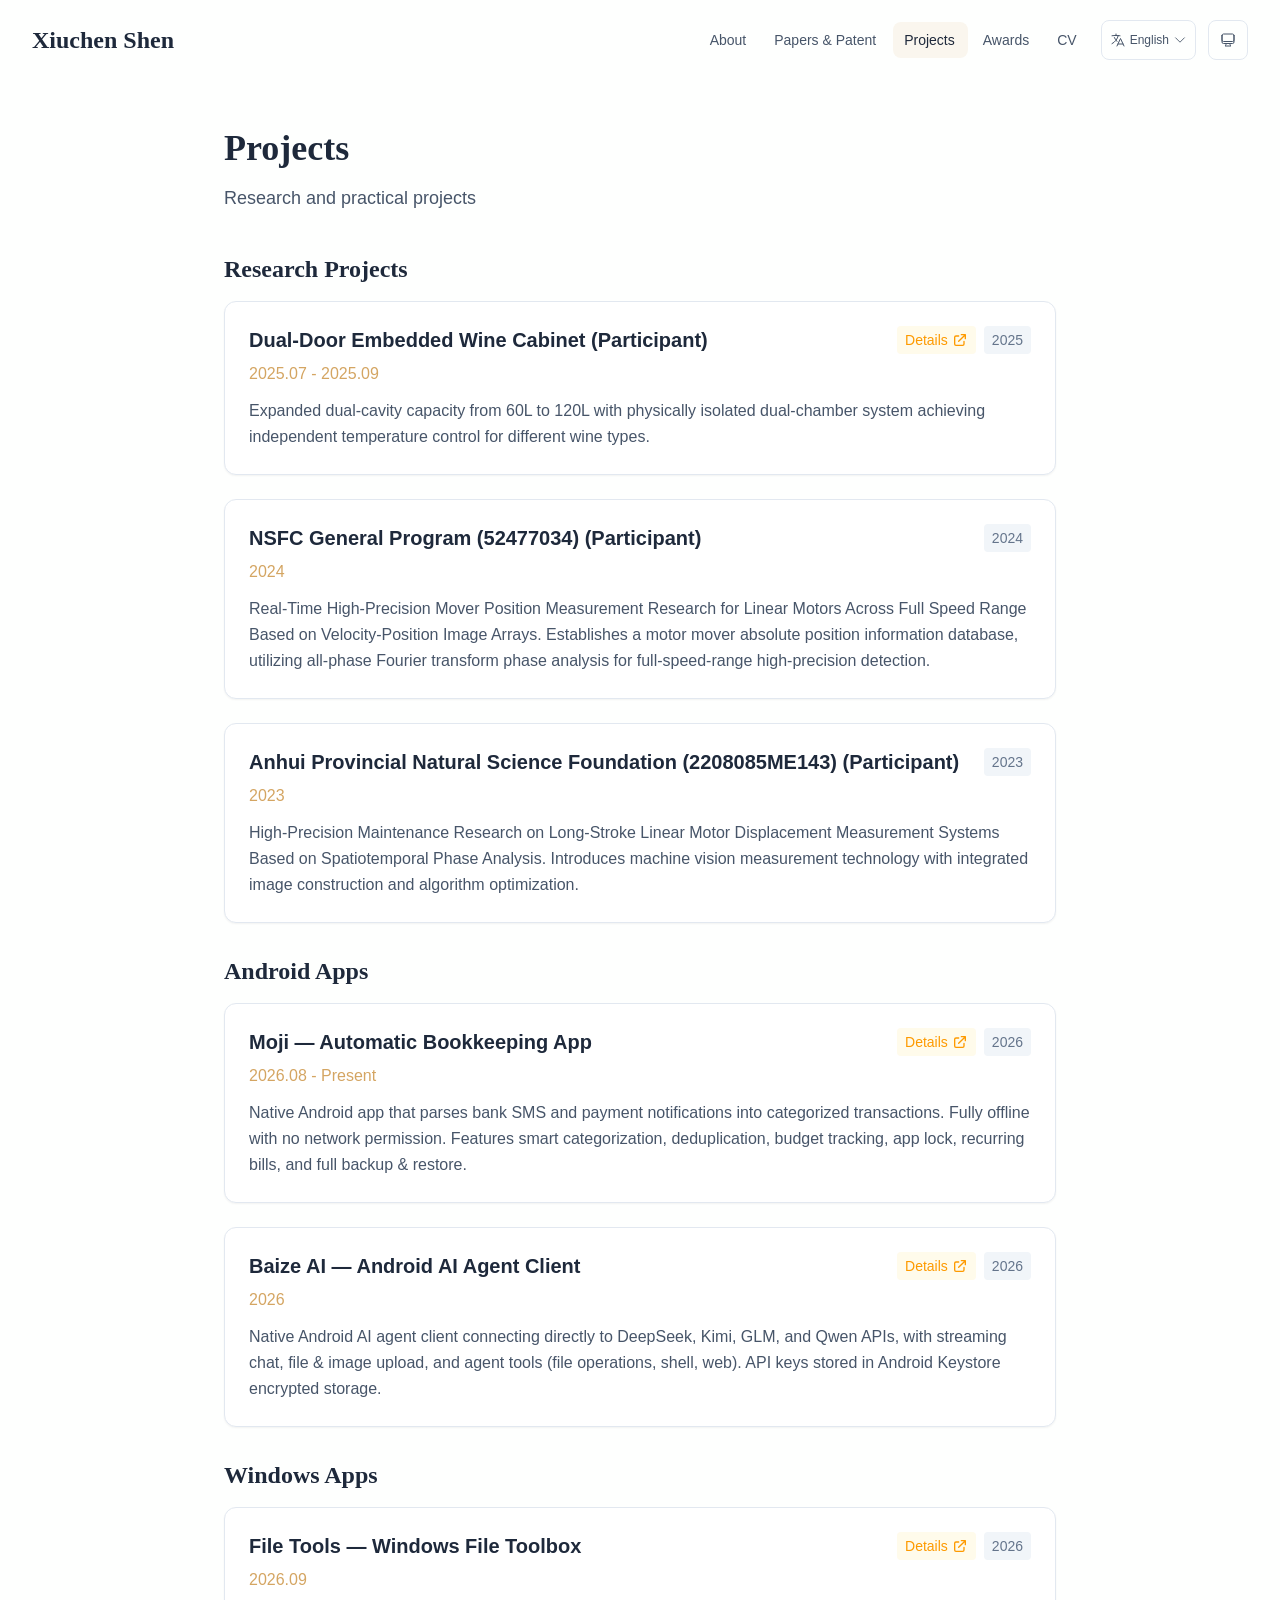
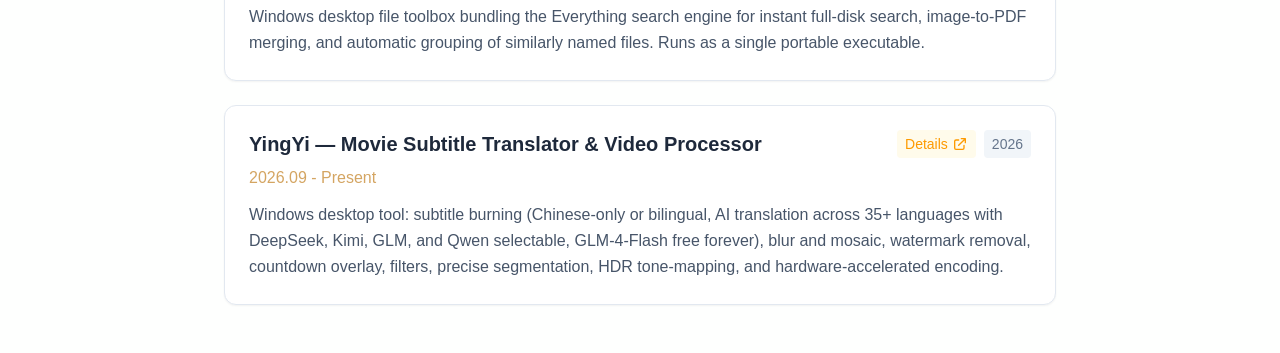
<file: research/index.html>
<!DOCTYPE html><html lang="en" class="scroll-smooth"><head><meta charSet="utf-8"/><meta name="viewport" content="width=device-width, initial-scale=1"/><link rel="stylesheet" href="/_next/static/css/eafecb5d54ad255d.css" data-precedence="next"/><link rel="preload" as="script" fetchPriority="low" href="/_next/static/chunks/webpack-af78f5c2c11af041.js"/><script src="/_next/static/chunks/4bd1b696-87da8c91df6e7ecd.js" async=""></script><script src="/_next/static/chunks/684-3bd1c80b2a2e1efb.js" async=""></script><script src="/_next/static/chunks/main-app-ce86a2521d2cdf64.js" async=""></script><script src="/_next/static/chunks/576-e97fc0a9adde0626.js" async=""></script><script src="/_next/static/chunks/app/layout-102dc34717a74cb3.js" async=""></script><script src="/_next/static/chunks/271-b9ab846b424a447f.js" async=""></script><script src="/_next/static/chunks/568-b566ee57bb00cdc5.js" async=""></script><script src="/_next/static/chunks/app/%5Bslug%5D/page-ba48910e808ef24f.js" async=""></script><link rel="icon" href="/favicon.svg" type="image/svg+xml"/><link rel="preload" as="image" href="/bio.webp"/><script>
              try {
                const theme = localStorage.getItem('theme-storage');
                const parsed = theme ? JSON.parse(theme) : null;
                const setting = parsed?.state?.theme || 'system';
                const prefersDark = typeof window !== 'undefined' && window.matchMedia && window.matchMedia('(prefers-color-scheme: dark)').matches;
                const effective = setting === 'dark' ? 'dark' : (setting === 'light' ? 'light' : (prefersDark ? 'dark' : 'light'));
                var root = document.documentElement;
                root.classList.add(effective);
                root.setAttribute('data-theme', effective);
              } catch (e) {
                var root = document.documentElement;
                root.classList.add('light');
                root.setAttribute('data-theme', 'light');
              }
            </script><script>
    try {
      const cfg = {"enabled":true,"locales":["zh","en"],"defaultLocale":"en","mode":"auto","fixedLocale":"en","persist":true,"switcher":true,"labels":{"zh":"中文","en":"English"}};
      const storageKey = 'locale-storage';
      const normalize = (value) => typeof value === 'string' ? value.trim().replace('_', '-').toLowerCase() : '';
      const matchLocale = (candidate) => {
        const normalized = normalize(candidate);
        if (!normalized) return null;
        if (cfg.locales.includes(normalized)) return normalized;
        const language = normalized.split('-')[0];
        if (cfg.locales.includes(language)) return language;
        return null;
      };

      let resolved = null;

      if (!cfg.enabled) {
        resolved = cfg.defaultLocale;
      } else if (cfg.persist) {
        resolved = matchLocale(localStorage.getItem(storageKey));
      }

      if (!resolved) {
        if (cfg.mode === 'fixed') {
          resolved = cfg.fixedLocale;
        } else {
          resolved = matchLocale(navigator.language);
        }
      }

      if (!resolved) {
        resolved = cfg.defaultLocale;
      }

      const root = document.documentElement;
      root.lang = resolved;
      root.setAttribute('data-locale', resolved);

      if (cfg.persist) {
        localStorage.setItem(storageKey, resolved);
      }
    } catch (e) {
      const root = document.documentElement;
      root.lang = 'en';
      root.setAttribute('data-locale', 'en');
    }
  </script><title>Projects | Xiuchen Shen</title><meta name="description" content="Research and practical projects"/><meta name="author" content="Xiuchen Shen"/><meta name="keywords" content="Xiuchen Shen,PhD,Research,Sinopec Shengli Oilfield Company"/><meta name="creator" content="Xiuchen Shen"/><meta name="publisher" content="Xiuchen Shen"/><meta property="og:title" content="Xiuchen Shen"/><meta property="og:description" content="M.Eng. in Mechanical Engineering, Anhui University · Structural Design / Machine Vision / Precision Measurement"/><meta property="og:site_name" content="Xiuchen Shen&#x27;s Academic Website"/><meta property="og:locale" content="en_US"/><meta property="og:type" content="website"/><meta name="twitter:card" content="summary"/><meta name="twitter:title" content="Xiuchen Shen"/><meta name="twitter:description" content="M.Eng. in Mechanical Engineering, Anhui University · Structural Design / Machine Vision / Precision Measurement"/><link rel="icon" href="/favicon.svg"/><script>document.querySelectorAll('body link[rel="icon"], body link[rel="apple-touch-icon"]').forEach(el => document.head.appendChild(el))</script><script src="/_next/static/chunks/polyfills-42372ed130431b0a.js" noModule=""></script></head><body class="font-sans antialiased"><div style="visibility:hidden"><nav class="fixed top-0 left-0 right-0 z-50" data-headlessui-state=""><div class="anim-nav transition-all duration-300 ease-out bg-transparent"><div class="max-w-7xl mx-auto px-4 sm:px-6 lg:px-8"><div class="flex justify-between items-center h-16 lg:h-20"><div class="flex-shrink-0 hover:scale-105 active:scale-95 transition-transform duration-200"><a href="/" class="text-xl lg:text-2xl font-serif font-semibold text-primary hover:text-accent transition-colors duration-200">Xiuchen Shen</a></div><div class="hidden lg:block"><div class="ml-10 flex items-center space-x-3"><div class="relative flex items-baseline space-x-1"><a href="/" data-nav-href="/" class="relative px-3 py-2 text-sm font-medium rounded-lg transition-colors duration-150 text-neutral-600">About</a><a href="/publications" data-nav-href="/publications" class="relative px-3 py-2 text-sm font-medium rounded-lg transition-colors duration-150 text-neutral-600">Papers &amp; Patent</a><a href="/research" data-nav-href="/research" class="relative px-3 py-2 text-sm font-medium rounded-lg transition-colors duration-150 text-primary">Projects</a><a href="/awards" data-nav-href="/awards" class="relative px-3 py-2 text-sm font-medium rounded-lg transition-colors duration-150 text-neutral-600">Awards</a><a href="/cv" data-nav-href="/cv" class="relative px-3 py-2 text-sm font-medium rounded-lg transition-colors duration-150 text-neutral-600">CV</a></div><div class="flex items-center justify-center w-14 h-10 rounded-lg border border-neutral-200 dark:border-[rgba(148,163,184,0.24)] bg-background dark:bg-neutral-800"><div class="w-6 h-4 rounded bg-neutral-300 animate-pulse"></div></div><div class="flex items-center justify-center w-10 h-10 rounded-lg border border-neutral-200 dark:border-[rgba(148,163,184,0.24)] bg-background dark:bg-neutral-800"><div class="w-4 h-4 rounded-full bg-neutral-300 animate-pulse"></div></div></div></div><div class="lg:hidden flex items-center space-x-2"><div class="flex items-center justify-center w-14 h-10 rounded-lg border border-neutral-200 dark:border-[rgba(148,163,184,0.24)] bg-background dark:bg-neutral-800"><div class="w-6 h-4 rounded bg-neutral-300 animate-pulse"></div></div><div class="flex items-center justify-center w-10 h-10 rounded-lg border border-neutral-200 dark:border-[rgba(148,163,184,0.24)] bg-background dark:bg-neutral-800"><div class="w-4 h-4 rounded-full bg-neutral-300 animate-pulse"></div></div></div></div></div></div><div class="lg:hidden bg-background/95 backdrop-blur-xl border-b border-neutral-200/50"><div class="px-4 py-2 overflow-x-auto scrollbar-hide"><div class="flex items-center space-x-1 min-w-max"><a href="/" class="px-3 py-1.5 rounded-full text-sm font-medium whitespace-nowrap transition-colors duration-200 text-neutral-600 hover:text-amber-500 hover:bg-amber-50">About</a><a href="/publications" class="px-3 py-1.5 rounded-full text-sm font-medium whitespace-nowrap transition-colors duration-200 text-neutral-600 hover:text-amber-500 hover:bg-amber-50">Papers &amp; Patent</a><a href="/research" class="px-3 py-1.5 rounded-full text-sm font-medium whitespace-nowrap transition-colors duration-200 bg-amber-500 text-white">Projects</a><a href="/awards" class="px-3 py-1.5 rounded-full text-sm font-medium whitespace-nowrap transition-colors duration-200 text-neutral-600 hover:text-amber-500 hover:bg-amber-50">Awards</a><a href="/cv" class="px-3 py-1.5 rounded-full text-sm font-medium whitespace-nowrap transition-colors duration-200 text-neutral-600 hover:text-amber-500 hover:bg-amber-50">CV</a></div></div></div></nav><main class="min-h-screen pt-28 lg:pt-20"><div class="max-w-4xl mx-auto px-4 sm:px-6 lg:px-8 py-12"><div class="anim-in" style="animation-delay:0.4s;animation-duration:0.6s"><div class="mb-8"><h1 class="text-4xl font-serif font-bold text-primary mb-4">Projects</h1><div class="text-lg text-neutral-600 dark:text-neutral-500 max-w-2xl leading-relaxed"><p class="mb-3 last:mb-0">Research and practical projects</p></div></div><div class="grid gap-6"><div><h2 class="text-2xl font-serif font-bold text-primary mb-4 mt-2">Research Projects</h2><div class="anim-in bg-white dark:bg-neutral-900 p-6 rounded-xl shadow-sm border border-neutral-200 dark:border-neutral-800 hover:shadow-lg transition-all duration-200 hover:scale-[1.01]" style="animation-delay:0s;animation-duration:0.4s"><div class="flex items-start gap-4"><div class="flex-grow min-w-0"><div class="flex justify-between items-start mb-2"><h3 class="text-xl font-semibold text-primary"><a href="/wine-cabinet.html?lang=en" class="hover:text-accent transition-colors">Dual-Door Embedded Wine Cabinet (Participant)</a></h3><div class="flex items-center gap-2 flex-shrink-0 ml-2"><a href="/wine-cabinet.html?lang=en" class="inline-flex items-center gap-1 text-sm font-medium text-amber-500 hover:text-amber-600 bg-amber-50 hover:bg-amber-100 dark:bg-amber-900/20 dark:hover:bg-amber-900/30 px-2 py-1 rounded transition-colors" title="查看详情">Details<svg class="w-4 h-4" fill="none" stroke="currentColor" viewBox="0 0 24 24"><path stroke-linecap="round" stroke-linejoin="round" stroke-width="2" d="M10 6H6a2 2 0 00-2 2v10a2 2 0 002 2h10a2 2 0 002-2v-4M14 4h6m0 0v6m0-6L10 14"></path></svg></a><span class="text-sm text-neutral-500 font-medium bg-neutral-100 dark:bg-neutral-800 px-2 py-1 rounded">2025</span></div></div><p class="text-base text-accent font-medium mb-3">2025.07 - 2025.09</p><div class="text-base text-neutral-600 dark:text-neutral-500 leading-relaxed"><p class="mb-3 last:mb-0">Expanded dual-cavity capacity from 60L to 120L with physically isolated dual-chamber system achieving independent temperature control for different wine types.</p></div></div></div></div></div><div><div class="anim-in bg-white dark:bg-neutral-900 p-6 rounded-xl shadow-sm border border-neutral-200 dark:border-neutral-800 hover:shadow-lg transition-all duration-200 hover:scale-[1.01]" style="animation-delay:0.1s;animation-duration:0.4s"><div class="flex items-start gap-4"><div class="flex-grow min-w-0"><div class="flex justify-between items-start mb-2"><h3 class="text-xl font-semibold text-primary">NSFC General Program (52477034) (Participant)</h3><div class="flex items-center gap-2 flex-shrink-0 ml-2"><span class="text-sm text-neutral-500 font-medium bg-neutral-100 dark:bg-neutral-800 px-2 py-1 rounded">2024</span></div></div><p class="text-base text-accent font-medium mb-3">2024</p><div class="text-base text-neutral-600 dark:text-neutral-500 leading-relaxed"><p class="mb-3 last:mb-0">Real-Time High-Precision Mover Position Measurement Research for Linear Motors Across Full Speed Range Based on Velocity-Position Image Arrays. Establishes a motor mover absolute position information database, utilizing all-phase Fourier transform phase analysis for full-speed-range high-precision detection.</p></div></div></div></div></div><div><div class="anim-in bg-white dark:bg-neutral-900 p-6 rounded-xl shadow-sm border border-neutral-200 dark:border-neutral-800 hover:shadow-lg transition-all duration-200 hover:scale-[1.01]" style="animation-delay:0.2s;animation-duration:0.4s"><div class="flex items-start gap-4"><div class="flex-grow min-w-0"><div class="flex justify-between items-start mb-2"><h3 class="text-xl font-semibold text-primary">Anhui Provincial Natural Science Foundation (2208085ME143) (Participant)</h3><div class="flex items-center gap-2 flex-shrink-0 ml-2"><span class="text-sm text-neutral-500 font-medium bg-neutral-100 dark:bg-neutral-800 px-2 py-1 rounded">2023</span></div></div><p class="text-base text-accent font-medium mb-3">2023</p><div class="text-base text-neutral-600 dark:text-neutral-500 leading-relaxed"><p class="mb-3 last:mb-0">High-Precision Maintenance Research on Long-Stroke Linear Motor Displacement Measurement Systems Based on Spatiotemporal Phase Analysis. Introduces machine vision measurement technology with integrated image construction and algorithm optimization.</p></div></div></div></div></div><div><h2 class="text-2xl font-serif font-bold text-primary mb-4 mt-2">Android Apps</h2><div class="anim-in bg-white dark:bg-neutral-900 p-6 rounded-xl shadow-sm border border-neutral-200 dark:border-neutral-800 hover:shadow-lg transition-all duration-200 hover:scale-[1.01]" style="animation-delay:0.30000000000000004s;animation-duration:0.4s"><div class="flex items-start gap-4"><div class="flex-grow min-w-0"><div class="flex justify-between items-start mb-2"><h3 class="text-xl font-semibold text-primary"><a href="https://github.com/sxczry-dot/moji?lang=en" class="hover:text-accent transition-colors">Moji — Automatic Bookkeeping App</a></h3><div class="flex items-center gap-2 flex-shrink-0 ml-2"><a href="https://github.com/sxczry-dot/moji?lang=en" class="inline-flex items-center gap-1 text-sm font-medium text-amber-500 hover:text-amber-600 bg-amber-50 hover:bg-amber-100 dark:bg-amber-900/20 dark:hover:bg-amber-900/30 px-2 py-1 rounded transition-colors" title="查看详情">Details<svg class="w-4 h-4" fill="none" stroke="currentColor" viewBox="0 0 24 24"><path stroke-linecap="round" stroke-linejoin="round" stroke-width="2" d="M10 6H6a2 2 0 00-2 2v10a2 2 0 002 2h10a2 2 0 002-2v-4M14 4h6m0 0v6m0-6L10 14"></path></svg></a><span class="text-sm text-neutral-500 font-medium bg-neutral-100 dark:bg-neutral-800 px-2 py-1 rounded">2026</span></div></div><p class="text-base text-accent font-medium mb-3">2026.08 - Present</p><div class="text-base text-neutral-600 dark:text-neutral-500 leading-relaxed"><p class="mb-3 last:mb-0">Native Android app that parses bank SMS and payment notifications into categorized transactions. Fully offline with no network permission. Features smart categorization, deduplication, budget tracking, app lock, recurring bills, and full backup &amp; restore.</p></div></div></div></div></div><div><div class="anim-in bg-white dark:bg-neutral-900 p-6 rounded-xl shadow-sm border border-neutral-200 dark:border-neutral-800 hover:shadow-lg transition-all duration-200 hover:scale-[1.01]" style="animation-delay:0.4s;animation-duration:0.4s"><div class="flex items-start gap-4"><div class="flex-grow min-w-0"><div class="flex justify-between items-start mb-2"><h3 class="text-xl font-semibold text-primary"><a href="https://github.com/sxczry-dot/baize-ai?lang=en" class="hover:text-accent transition-colors">Baize AI — Android AI Agent Client</a></h3><div class="flex items-center gap-2 flex-shrink-0 ml-2"><a href="https://github.com/sxczry-dot/baize-ai?lang=en" class="inline-flex items-center gap-1 text-sm font-medium text-amber-500 hover:text-amber-600 bg-amber-50 hover:bg-amber-100 dark:bg-amber-900/20 dark:hover:bg-amber-900/30 px-2 py-1 rounded transition-colors" title="查看详情">Details<svg class="w-4 h-4" fill="none" stroke="currentColor" viewBox="0 0 24 24"><path stroke-linecap="round" stroke-linejoin="round" stroke-width="2" d="M10 6H6a2 2 0 00-2 2v10a2 2 0 002 2h10a2 2 0 002-2v-4M14 4h6m0 0v6m0-6L10 14"></path></svg></a><span class="text-sm text-neutral-500 font-medium bg-neutral-100 dark:bg-neutral-800 px-2 py-1 rounded">2026</span></div></div><p class="text-base text-accent font-medium mb-3">2026</p><div class="text-base text-neutral-600 dark:text-neutral-500 leading-relaxed"><p class="mb-3 last:mb-0">Native Android AI agent client connecting directly to DeepSeek, Kimi, GLM, and Qwen APIs, with streaming chat, file &amp; image upload, and agent tools (file operations, shell, web). API keys stored in Android Keystore encrypted storage.</p></div></div></div></div><div><h2 class="text-2xl font-serif font-bold text-primary mb-4 mt-2">Windows Apps</h2><div class="anim-in bg-white dark:bg-neutral-900 p-6 rounded-xl shadow-sm border border-neutral-200 dark:border-neutral-800 hover:shadow-lg transition-all duration-200 hover:scale-[1.01]" style="animation-delay:0.5s;animation-duration:0.4s"><div class="flex items-start gap-4"><div class="flex-grow min-w-0"><div class="flex justify-between items-start mb-2"><h3 class="text-xl font-semibold text-primary"><a href="https://github.com/sxczry-dot/file-tools?lang=en" class="hover:text-accent transition-colors">File Tools — Windows File Toolbox</a></h3><div class="flex items-center gap-2 flex-shrink-0 ml-2"><a href="https://github.com/sxczry-dot/file-tools?lang=en" class="inline-flex items-center gap-1 text-sm font-medium text-amber-500 hover:text-amber-600 bg-amber-50 hover:bg-amber-100 dark:bg-amber-900/20 dark:hover:bg-amber-900/30 px-2 py-1 rounded transition-colors" title="查看详情">Details<svg class="w-4 h-4" fill="none" stroke="currentColor" viewBox="0 0 24 24"><path stroke-linecap="round" stroke-linejoin="round" stroke-width="2" d="M10 6H6a2 2 0 00-2 2v10a2 2 0 002 2h10a2 2 0 002-2v-4M14 4h6m0 0v6m0-6L10 14"></path></svg></a><span class="text-sm text-neutral-500 font-medium bg-neutral-100 dark:bg-neutral-800 px-2 py-1 rounded">2026</span></div></div><p class="text-base text-accent font-medium mb-3">2026.09 - Present</p><div class="text-base text-neutral-600 dark:text-neutral-500 leading-relaxed"><p class="mb-3 last:mb-0">Windows desktop file toolbox bundling the Everything search engine for instant full-disk search, image-to-PDF merging, and automatic grouping of similarly named files. Runs as a single portable executable.</p></div></div></div></div><div><div class="anim-in bg-white dark:bg-neutral-900 p-6 rounded-xl shadow-sm border border-neutral-200 dark:border-neutral-800 hover:shadow-lg transition-all duration-200 hover:scale-[1.01]" style="animation-delay:0.6s;animation-duration:0.4s"><div class="flex items-start gap-4"><div class="flex-grow min-w-0"><div class="flex justify-between items-start mb-2"><h3 class="text-xl font-semibold text-primary"><a href="https://github.com/sxczry-dot/yingyi?lang=en" class="hover:text-accent transition-colors">YingYi — Movie Subtitle Translator &amp; Video Processor</a></h3><div class="flex items-center gap-2 flex-shrink-0 ml-2"><a href="https://github.com/sxczry-dot/yingyi?lang=en" class="inline-flex items-center gap-1 text-sm font-medium text-amber-500 hover:text-amber-600 bg-amber-50 hover:bg-amber-100 dark:bg-amber-900/20 dark:hover:bg-amber-900/30 px-2 py-1 rounded transition-colors" title="查看详情">Details<svg class="w-4 h-4" fill="none" stroke="currentColor" viewBox="0 0 24 24"><path stroke-linecap="round" stroke-linejoin="round" stroke-width="2" d="M10 6H6a2 2 0 00-2 2v10a2 2 0 002 2h10a2 2 0 002-2v-4M14 4h6m0 0v6m0-6L10 14"></path></svg></a><span class="text-sm text-neutral-500 font-medium bg-neutral-100 dark:bg-neutral-800 px-2 py-1 rounded">2026</span></div></div><p class="text-base text-accent font-medium mb-3">2026.09 - Present</p><div class="text-base text-neutral-600 dark:text-neutral-500 leading-relaxed"><p class="mb-3 last:mb-0">Windows desktop tool: subtitle burning (Chinese-only or bilingual, AI translation across 35+ languages with DeepSeek, Kimi, GLM, and Qwen selectable, GLM-4-Flash free forever), blur and mosaic, watermark removal, countdown overlay, filters, precise segmentation, HDR tone-mapping, and hardware-accelerated encoding.</p></div></div></div></div></div></div></div></div></div></div><!--$--><!--/$--><!--$--><!--/$--></main></div><script src="/_next/static/chunks/webpack-af78f5c2c11af041.js" async=""></script><script>(self.__next_f=self.__next_f||[]).push([0])</script><script>self.__next_f.push([1,"1:\"$Sreact.fragment\"\n3:I[3719,[\"576\",\"static/chunks/576-e97fc0a9adde0626.js\",\"177\",\"static/chunks/app/layout-102dc34717a74cb3.js\"],\"ThemeProvider\"]\n4:I[310,[\"576\",\"static/chunks/576-e97fc0a9adde0626.js\",\"177\",\"static/chunks/app/layout-102dc34717a74cb3.js\"],\"LocaleProvider\"]\n5:I[4574,[\"576\",\"static/chunks/576-e97fc0a9adde0626.js\",\"177\",\"static/chunks/app/layout-102dc34717a74cb3.js\"],\"default\"]\n6:I[7555,[],\"\"]\n7:I[1295,[],\"\"]\n9:I[9665,[],\"MetadataBoundary\"]\nb:I[9665,[],\"OutletBoundary\"]\ne:I[4911,[],\"AsyncMetadataOutlet\"]\n10:I[9665,[],\"ViewportBoundary\"]\n12:I[6614,[],\"\"]\n:HL[\"/_next/static/css/eafecb5d54ad255d.css\",\"style\"]\n2:T5d7,\n    try {\n      const cfg = {\"enabled\":true,\"locales\":[\"zh\",\"en\"],\"defaultLocale\":\"en\",\"mode\":\"auto\",\"fixedLocale\":\"en\",\"persist\":true,\"switcher\":true,\"labels\":{\"zh\":\"中文\",\"en\":\"English\"}};\n      const storageKey = 'locale-storage';\n      const normalize = (value) =\u003e typeof value === 'string' ? value.trim().replace('_', '-').toLowerCase() : '';\n      const matchLocale = (candidate) =\u003e {\n        const normalized = normalize(candidate);\n        if (!normalized) return null;\n        if (cfg.locales.includes(normalized)) return normalized;\n        const language = normalized.split('-')[0];\n        if (cfg.locales.includes(language)) return language;\n        return null;\n      };\n\n      let resolved = null;\n\n      if (!cfg.enabled) {\n        resolved = cfg.defaultLocale;\n      } else if (cfg.persist) {\n        resolved = matchLocale(localStorage.getItem(storageKey));\n      }\n\n      if (!resolved) {\n        if (cfg.mode === 'fixed') {\n          resolved = cfg.fixedLocale;\n        } else {\n          resolved = matchLocale(navigator.language);\n        }\n      }\n\n      if (!resolved) {\n        resolved = cfg.defaultLocale;\n      }\n\n      const root = document.documentElement;\n      root.lang = resolved;\n      root.setAttribute('data-locale', resolved);\n\n      if (cfg.persist) {\n        localStorage.setItem(storageKey, resolved);\n      }\n    } catch (e) {\n      const root = document.documentElem"])</script><script>self.__next_f.push([1,"ent;\n      root.lang = 'en';\n      root.setAttribute('data-locale', 'en');\n    }\n  "])</script><script>self.__next_f.push([1,"0:{\"P\":null,\"b\":\"ZCEarE0s_vEpCMp-8iE9z\",\"p\":\"\",\"c\":[\"\",\"research\",\"\"],\"i\":false,\"f\":[[[\"\",{\"children\":[[\"slug\",\"research\",\"d\"],{\"children\":[\"__PAGE__\",{}]}]},\"$undefined\",\"$undefined\",true],[\"\",[\"$\",\"$1\",\"c\",{\"children\":[[[\"$\",\"link\",\"0\",{\"rel\":\"stylesheet\",\"href\":\"/_next/static/css/eafecb5d54ad255d.css\",\"precedence\":\"next\",\"crossOrigin\":\"$undefined\",\"nonce\":\"$undefined\"}]],[\"$\",\"html\",null,{\"lang\":\"en\",\"className\":\"scroll-smooth\",\"suppressHydrationWarning\":true,\"children\":[[\"$\",\"head\",null,{\"children\":[[\"$\",\"link\",null,{\"rel\":\"icon\",\"href\":\"/favicon.svg\",\"type\":\"image/svg+xml\"}],[\"$\",\"link\",null,{\"rel\":\"preload\",\"as\":\"image\",\"href\":\"/bio.webp\"}],[\"$\",\"script\",null,{\"dangerouslySetInnerHTML\":{\"__html\":\"\\n              try {\\n                const theme = localStorage.getItem('theme-storage');\\n                const parsed = theme ? JSON.parse(theme) : null;\\n                const setting = parsed?.state?.theme || 'system';\\n                const prefersDark = typeof window !== 'undefined' \u0026\u0026 window.matchMedia \u0026\u0026 window.matchMedia('(prefers-color-scheme: dark)').matches;\\n                const effective = setting === 'dark' ? 'dark' : (setting === 'light' ? 'light' : (prefersDark ? 'dark' : 'light'));\\n                var root = document.documentElement;\\n                root.classList.add(effective);\\n                root.setAttribute('data-theme', effective);\\n              } catch (e) {\\n                var root = document.documentElement;\\n                root.classList.add('light');\\n                root.setAttribute('data-theme', 'light');\\n              }\\n            \"}}],[\"$\",\"script\",null,{\"dangerouslySetInnerHTML\":{\"__html\":\"$2\"}}]]}],[\"$\",\"body\",null,{\"className\":\"font-sans antialiased\",\"children\":[\"$\",\"$L3\",null,{\"children\":[\"$\",\"$L4\",null,{\"config\":{\"enabled\":true,\"locales\":[\"zh\",\"en\"],\"defaultLocale\":\"en\",\"mode\":\"auto\",\"fixedLocale\":\"en\",\"persist\":true,\"switcher\":true,\"labels\":{\"zh\":\"中文\",\"en\":\"English\"}},\"children\":[[\"$\",\"$L5\",null,{\"items\":[{\"title\":\"About\",\"type\":\"page\",\"target\":\"about\",\"href\":\"/\"},{\"title\":\"Papers \u0026 Patent\",\"type\":\"page\",\"target\":\"publications\",\"href\":\"/publications\"},{\"title\":\"Projects\",\"type\":\"page\",\"target\":\"research\",\"href\":\"/research\"},{\"title\":\"Awards\",\"type\":\"page\",\"target\":\"awards\",\"href\":\"/awards\"},{\"title\":\"CV\",\"type\":\"page\",\"target\":\"cv\",\"href\":\"/cv\"}],\"siteTitle\":\"Xiuchen Shen\",\"enableOnePageMode\":false,\"i18n\":\"$0:f:0:1:1:props:children:1:props:children:1:props:children:props:children:props:config\",\"itemsByLocale\":{\"zh\":[{\"title\":\"关于我\",\"type\":\"page\",\"target\":\"about\",\"href\":\"/\"},{\"title\":\"论文\u0026专利\",\"type\":\"page\",\"target\":\"publications\",\"href\":\"/publications\"},{\"title\":\"项目\",\"type\":\"page\",\"target\":\"research\",\"href\":\"/research\"},{\"title\":\"奖项\",\"type\":\"page\",\"target\":\"awards\",\"href\":\"/awards\"},{\"title\":\"简历\",\"type\":\"page\",\"target\":\"cv\",\"href\":\"/cv\"}],\"en\":[{\"title\":\"About\",\"type\":\"page\",\"target\":\"about\",\"href\":\"/\"},{\"title\":\"Papers \u0026 Patent\",\"type\":\"page\",\"target\":\"publications\",\"href\":\"/publications\"},{\"title\":\"Projects\",\"type\":\"page\",\"target\":\"research\",\"href\":\"/research\"},{\"title\":\"Awards\",\"type\":\"page\",\"target\":\"awards\",\"href\":\"/awards\"},{\"title\":\"CV\",\"type\":\"page\",\"target\":\"cv\",\"href\":\"/cv\"}]},\"siteTitleByLocale\":{\"zh\":\"沈秀琛\",\"en\":\"Xiuchen Shen\"}}],[\"$\",\"main\",null,{\"className\":\"min-h-screen pt-28 lg:pt-20\",\"children\":[\"$\",\"$L6\",null,{\"parallelRouterKey\":\"children\",\"error\":\"$undefined\",\"errorStyles\":\"$undefined\",\"errorScripts\":\"$undefined\",\"template\":[\"$\",\"$L7\",null,{}],\"templateStyles\":\"$undefined\",\"templateScripts\":\"$undefined\",\"notFound\":[[[\"$\",\"title\",null,{\"children\":\"404: This page could not be found.\"}],[\"$\",\"div\",null,{\"style\":{\"fontFamily\":\"system-ui,\\\"Segoe UI\\\",Roboto,Helvetica,Arial,sans-serif,\\\"Apple Color Emoji\\\",\\\"Segoe UI Emoji\\\"\",\"height\":\"100vh\",\"textAlign\":\"center\",\"display\":\"flex\",\"flexDirection\":\"column\",\"alignItems\":\"center\",\"justifyContent\":\"center\"},\"children\":[\"$\",\"div\",null,{\"children\":[[\"$\",\"style\",null,{\"dangerouslySetInnerHTML\":{\"__html\":\"body{color:#000;background:#fff;margin:0}.next-error-h1{border-right:1px solid rgba(0,0,0,.3)}@media (prefers-color-scheme:dark){body{color:#fff;background:#000}.next-error-h1{border-right:1px solid rgba(255,255,255,.3)}}\"}}],[\"$\",\"h1\",null,{\"className\":\"next-error-h1\",\"style\":{\"display\":\"inline-block\",\"margin\":\"0 20px 0 0\",\"padding\":\"0 23px 0 0\",\"fontSize\":24,\"fontWeight\":500,\"verticalAlign\":\"top\",\"lineHeight\":\"49px\"},\"children\":404}],[\"$\",\"div\",null,{\"style\":{\"display\":\"inline-block\"},\"children\":[\"$\",\"h2\",null,{\"style\":{\"fontSize\":14,\"fontWeight\":400,\"lineHeight\":\"49px\",\"margin\":0},\"children\":\"This page could not be found.\"}]}]]}]}]],[]],\"forbidden\":\"$undefined\",\"unauthorized\":\"$undefined\"}]}]]}]}]}]]}]]}],{\"children\":[[\"slug\",\"research\",\"d\"],[\"$\",\"$1\",\"c\",{\"children\":[null,[\"$\",\"$L6\",null,{\"parallelRouterKey\":\"children\",\"error\":\"$undefined\",\"errorStyles\":\"$undefined\",\"errorScripts\":\"$undefined\",\"template\":[\"$\",\"$L7\",null,{}],\"templateStyles\":\"$undefined\",\"templateScripts\":\"$undefined\",\"notFound\":\"$undefined\",\"forbidden\":\"$undefined\",\"unauthorized\":\"$undefined\"}]]}],{\"children\":[\"__PAGE__\",[\"$\",\"$1\",\"c\",{\"children\":[\"$L8\",[\"$\",\"$L9\",null,{\"children\":\"$La\"}],null,[\"$\",\"$Lb\",null,{\"children\":[\"$Lc\",\"$Ld\",[\"$\",\"$Le\",null,{\"promise\":\"$@f\"}]]}]]}],{},null,false]},null,false]},null,false],[\"$\",\"$1\",\"h\",{\"children\":[null,[\"$\",\"$1\",\"dFjA3LN4qI5QL3Kohrah2\",{\"children\":[[\"$\",\"$L10\",null,{\"children\":\"$L11\"}],null]}],null]}],false]],\"m\":\"$undefined\",\"G\":[\"$12\",\"$undefined\"],\"s\":false,\"S\":true}\n"])</script><script>self.__next_f.push([1,"13:\"$Sreact.suspense\"\n14:I[4911,[],\"AsyncMetadata\"]\n16:I[2382,[\"271\",\"static/chunks/271-b9ab846b424a447f.js\",\"568\",\"static/chunks/568-b566ee57bb00cdc5.js\",\"182\",\"static/chunks/app/%5Bslug%5D/page-ba48910e808ef24f.js\"],\"default\"]\na:[\"$\",\"$13\",null,{\"fallback\":null,\"children\":[\"$\",\"$L14\",null,{\"promise\":\"$@15\"}]}]\n"])</script><script>self.__next_f.push([1,"8:[\"$\",\"$L16\",null,{\"dataByLocale\":{\"zh\":{\"type\":\"card\",\"config\":{\"type\":\"card\",\"title\":\"项目\",\"description\":\"科研项目与实践项目\",\"items\":[{\"title\":\"双开门嵌入式酒柜（参与）\",\"subtitle\":\"2025.07 - 2025.09\",\"date\":\"2025\",\"link\":\"/wine-cabinet.html\",\"group\":\"科研项目\",\"content\":\"基于 60L 酒柜进行双箱胆扩容至 120L，构建物理隔离式双腔体，实现两温区精准独立控温，适配不同酒类需求。\"},{\"title\":\"国家自然科学基金面上项目（52477034）（参与）\",\"subtitle\":\"2024\",\"date\":\"2024\",\"group\":\"科研项目\",\"content\":\"基于速度位置图像阵列的直线电机全速域实时高精密动子位置测量研究。聚焦高端制造装备的加工精度提升需求，建立电机动子绝对位置信息库，结合全相傅里叶变换相位分析实现全速域高精度位置检测。\"},{\"title\":\"安徽省自然科学基金（2208085ME143）（参与）\",\"subtitle\":\"2023\",\"date\":\"2023\",\"group\":\"科研项目\",\"content\":\"基于时空相位分析的长行程直线电机位移测量系统的高精度保持研究。引入机器视觉测量技术，综合图像构造和算法优化，研究高频响应直线电机位置检测的精度、鲁棒性和耗时。\"},{\"title\":\"默记 — 自动记账应用\",\"subtitle\":\"2026.08 - 至今\",\"date\":\"2026\",\"link\":\"https://github.com/sxczry-dot/moji\",\"group\":\"安卓应用\",\"content\":\"原生安卓应用，自动解析银行短信和支付通知，生成分类账本。无联网权限，数据不出手机；支持智能分类、自动去重、预算追踪、应用锁、周期账单、月度图表与完整备份恢复。\"},{\"title\":\"白泽 — 安卓 AI 助手\",\"subtitle\":\"2026\",\"date\":\"2026\",\"link\":\"https://github.com/sxczry-dot/baize-ai\",\"group\":\"安卓应用\",\"content\":\"原生安卓 AI 智能体客户端，直连 DeepSeek、Kimi、GLM、千问四家 API，支持流式对话、文件与图片上传、智能体工具（文件操作、执行命令、网页访问）。API 密钥存储于系统加密保险库。\"},{\"title\":\"文件工具 — Windows 文件整理工具箱\",\"subtitle\":\"2026.09\",\"date\":\"2026\",\"link\":\"https://github.com/sxczry-dot/file-tools\",\"group\":\"Windows 应用\",\"content\":\"Windows 桌面文件整理工具箱：内置 Everything 引擎实现全盘秒搜，支持图片合并 PDF、相似文件自动归组。单文件绿色运行。\"},{\"title\":\"映译 — 视频翻译与视频语音识别\",\"subtitle\":\"2026.09 - 至今\",\"date\":\"2026\",\"link\":\"https://github.com/sxczry-dot/yingyi\",\"group\":\"Windows 应用\",\"content\":\"Windows 桌面工具，视频翻译、字幕双语，AI 翻译，支持 35 种语言，DeepSeek / Kimi / GLM / 千问四家 AI 可选，GLM-4-Flash 永久免费，附加合并字幕、水印去除、时间戳记、智能入点切段、HDR 色彩映射、硬件加速编码。\"}]}},\"en\":{\"type\":\"card\",\"config\":{\"type\":\"card\",\"title\":\"Projects\",\"description\":\"Research and practical projects\",\"items\":[{\"title\":\"Dual-Door Embedded Wine Cabinet (Participant)\",\"subtitle\":\"2025.07 - 2025.09\",\"date\":\"2025\",\"link\":\"/wine-cabinet.html\",\"group\":\"Research Projects\",\"content\":\"Expanded dual-cavity capacity from 60L to 120L with physically isolated dual-chamber system achieving independent temperature control for different wine types.\"},{\"title\":\"NSFC General Program (52477034) (Participant)\",\"subtitle\":\"2024\",\"date\":\"2024\",\"group\":\"Research Projects\",\"content\":\"Real-Time High-Precision Mover Position Measurement Research for Linear Motors Across Full Speed Range Based on Velocity-Position Image Arrays. Establishes a motor mover absolute position information database, utilizing all-phase Fourier transform phase analysis for full-speed-range high-precision detection.\"},{\"title\":\"Anhui Provincial Natural Science Foundation (2208085ME143) (Participant)\",\"subtitle\":\"2023\",\"date\":\"2023\",\"group\":\"Research Projects\",\"content\":\"High-Precision Maintenance Research on Long-Stroke Linear Motor Displacement Measurement Systems Based on Spatiotemporal Phase Analysis. Introduces machine vision measurement technology with integrated image construction and algorithm optimization.\"},{\"title\":\"Moji — Automatic Bookkeeping App\",\"subtitle\":\"2026.08 - Present\",\"date\":\"2026\",\"link\":\"https://github.com/sxczry-dot/moji\",\"group\":\"Android Apps\",\"content\":\"Native Android app that parses bank SMS and payment notifications into categorized transactions. Fully offline with no network permission. Features smart categorization, deduplication, budget tracking, app lock, recurring bills, and full backup \u0026 restore.\"},{\"title\":\"Baize AI — Android AI Agent Client\",\"subtitle\":\"2026\",\"date\":\"2026\",\"link\":\"https://github.com/sxczry-dot/baize-ai\",\"group\":\"Android Apps\",\"content\":\"Native Android AI agent client connecting directly to DeepSeek, Kimi, GLM, and Qwen APIs, with streaming chat, file \u0026 image upload, and agent tools (file operations, shell, web). API keys stored in Android Keystore encrypted storage.\"},{\"title\":\"File Tools — Windows File Toolbox\",\"subtitle\":\"2026.09\",\"date\":\"2026\",\"link\":\"https://github.com/sxczry-dot/file-tools\",\"group\":\"Windows Apps\",\"content\":\"Windows desktop file toolbox bundling the Everything search engine for instant full-disk search, image-to-PDF merging, and automatic grouping of similarly named files. Runs as a single portable executable.\"},{\"title\":\"YingYi — Movie Subtitle Translator & Video Processor\",\"subtitle\":\"2026.09 - Present\",\"date\":\"2026\",\"link\":\"https://github.com/sxczry-dot/yingyi\",\"group\":\"Windows Apps\",\"content\":\"Windows desktop tool: subtitle burning (Chinese-only or bilingual, AI translation across 35+ languages with DeepSeek, Kimi, GLM, and Qwen selectable, GLM-4-Flash free forever), blur and mosaic, watermark removal, countdown overlay, filters, precise segmentation, HDR tone-mapping, and hardware-accelerated encoding.\"}]}}},\"defaultLocale\":\"en\"}]\n"])</script><script>self.__next_f.push([1,"d:null\n"])</script><script>self.__next_f.push([1,"11:[[\"$\",\"meta\",\"0\",{\"charSet\":\"utf-8\"}],[\"$\",\"meta\",\"1\",{\"name\":\"viewport\",\"content\":\"width=device-width, initial-scale=1\"}]]\nc:null\n"])</script><script>self.__next_f.push([1,"15:{\"metadata\":[[\"$\",\"title\",\"0\",{\"children\":\"Projects | Xiuchen Shen\"}],[\"$\",\"meta\",\"1\",{\"name\":\"description\",\"content\":\"Research and practical projects\"}],[\"$\",\"meta\",\"2\",{\"name\":\"author\",\"content\":\"Xiuchen Shen\"}],[\"$\",\"meta\",\"3\",{\"name\":\"keywords\",\"content\":\"Xiuchen Shen,PhD,Research,Sinopec Shengli Oilfield Company\"}],[\"$\",\"meta\",\"4\",{\"name\":\"creator\",\"content\":\"Xiuchen Shen\"}],[\"$\",\"meta\",\"5\",{\"name\":\"publisher\",\"content\":\"Xiuchen Shen\"}],[\"$\",\"meta\",\"6\",{\"property\":\"og:title\",\"content\":\"Xiuchen Shen\"}],[\"$\",\"meta\",\"7\",{\"property\":\"og:description\",\"content\":\"M.Eng. in Mechanical Engineering, Anhui University · Structural Design / Machine Vision / Precision Measurement\"}],[\"$\",\"meta\",\"8\",{\"property\":\"og:site_name\",\"content\":\"Xiuchen Shen's Academic Website\"}],[\"$\",\"meta\",\"9\",{\"property\":\"og:locale\",\"content\":\"en_US\"}],[\"$\",\"meta\",\"10\",{\"property\":\"og:type\",\"content\":\"website\"}],[\"$\",\"meta\",\"11\",{\"name\":\"twitter:card\",\"content\":\"summary\"}],[\"$\",\"meta\",\"12\",{\"name\":\"twitter:title\",\"content\":\"Xiuchen Shen\"}],[\"$\",\"meta\",\"13\",{\"name\":\"twitter:description\",\"content\":\"M.Eng. in Mechanical Engineering, Anhui University · Structural Design / Machine Vision / Precision Measurement\"}],[\"$\",\"link\",\"14\",{\"rel\":\"icon\",\"href\":\"/favicon.svg\"}]],\"error\":null,\"digest\":\"$undefined\"}\nf:{\"metadata\":\"$15:metadata\",\"error\":null,\"digest\":\"$undefined\"}\n"])</script></body></html>
</file>
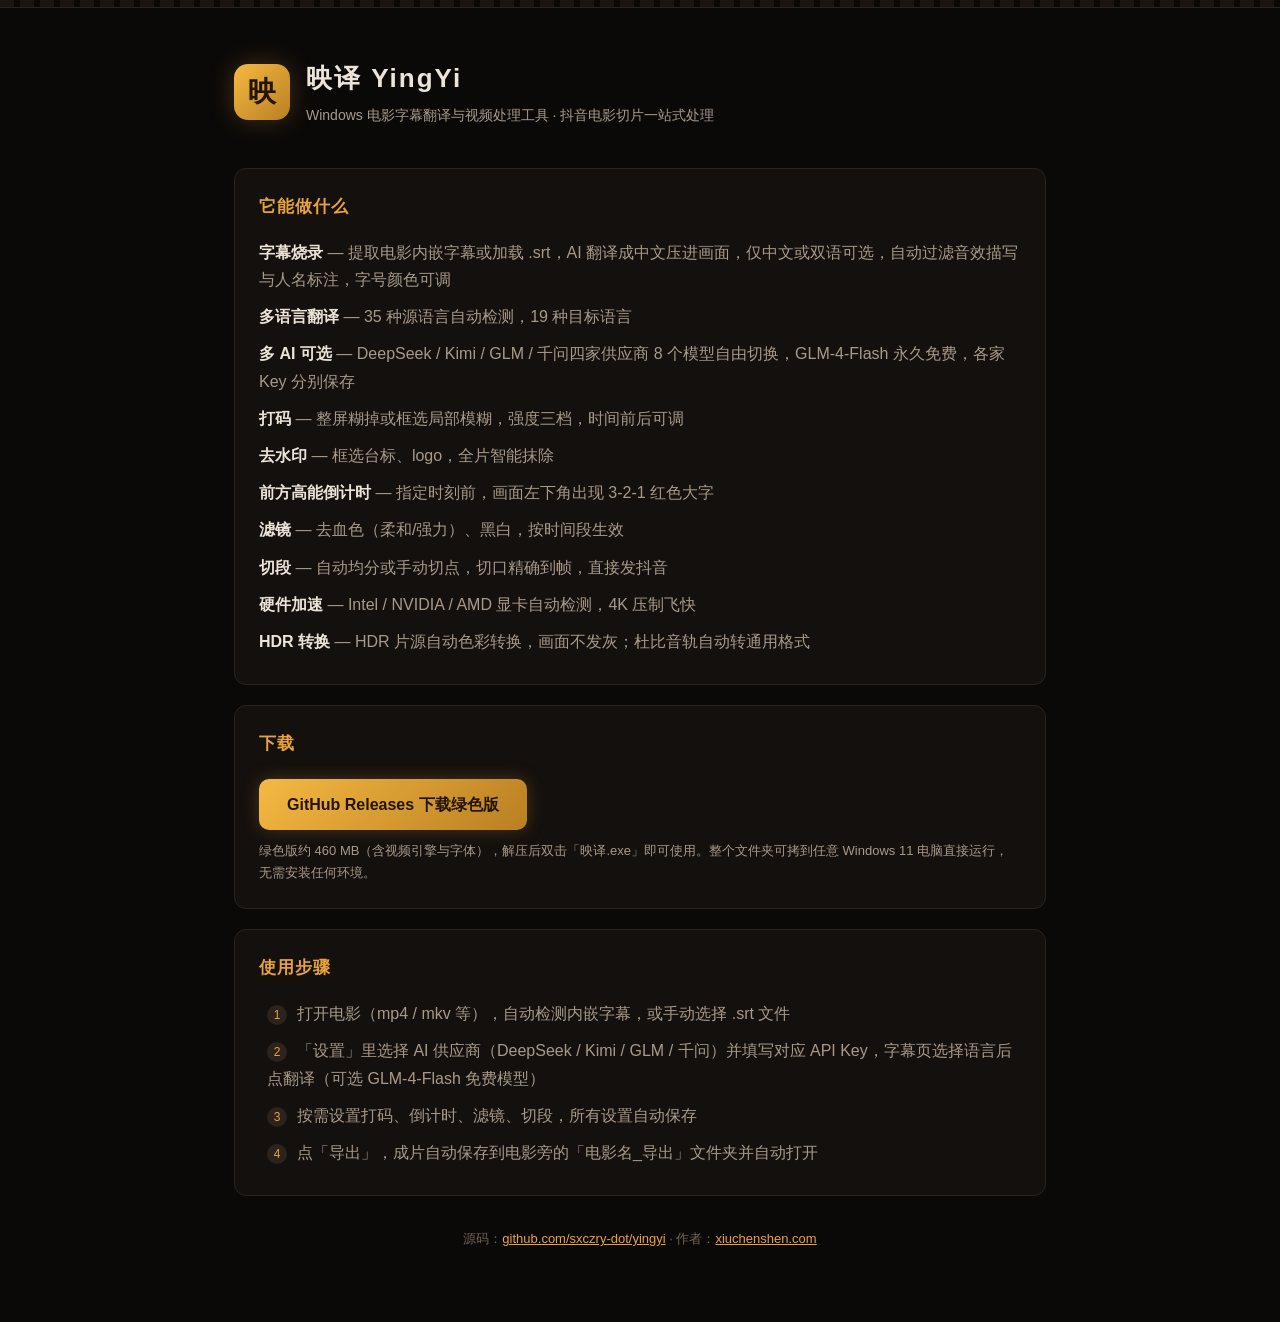
<file: yingyi.html>
<!DOCTYPE html>
<html lang="zh-CN">
<head>
<meta charset="UTF-8">
<meta name="viewport" content="width=device-width, initial-scale=1.0">
<title>映译 YingYi — 电影字幕翻译与视频处理工具</title>
<style>
  :root { --bg:#0b0908; --panel:#14100d; --line:#2b231c; --text:#ece4d8; --dim:#a89a8a; --accent:#e8a33d; }
  * { margin:0; padding:0; box-sizing:border-box; }
  body { font-family:"Microsoft YaHei UI","Microsoft YaHei",sans-serif; background:var(--bg); color:var(--text); line-height:1.7; }
  .film { height:8px; background:repeating-linear-gradient(90deg,#1a1510 0 14px,transparent 14px 20px); border-bottom:1px solid var(--line); }
  .wrap { max-width:860px; margin:0 auto; padding:48px 24px 72px; }
  header { display:flex; align-items:center; gap:16px; margin-bottom:40px; }
  .logo { width:56px; height:56px; border-radius:14px; background:linear-gradient(135deg,#f5b942,#b97f22); display:grid; place-items:center; font-size:28px; font-weight:700; color:#241503; box-shadow:0 0 24px rgba(232,163,61,.25); }
  h1 { font-size:26px; letter-spacing:2px; }
  .sub { color:var(--dim); font-size:14px; margin-top:4px; }
  .card { background:var(--panel); border:1px solid var(--line); border-radius:12px; padding:24px; margin-bottom:20px; }
  h2 { font-size:17px; color:var(--accent); letter-spacing:1px; margin-bottom:12px; }
  ul { list-style:none; }
  li { padding:5px 0; color:var(--dim); }
  li b { color:var(--text); font-weight:600; }
  a.btn { display:inline-block; margin-top:8px; padding:12px 28px; border-radius:10px; background:linear-gradient(135deg,#f5b942,#b97f22); color:#241503; font-weight:700; text-decoration:none; box-shadow:0 0 18px rgba(232,163,61,.25); }
  a.btn:hover { filter:brightness(1.1); }
  .note { font-size:13px; color:var(--dim); margin-top:10px; }
  .steps { counter-reset:s; }
  .steps li { counter-increment:s; padding-left:8px; }
  .steps li::before { content:counter(s); display:inline-block; width:20px; height:20px; line-height:20px; text-align:center; border-radius:50%; background:#2b231c; color:var(--accent); font-size:12px; margin-right:10px; }
  footer { text-align:center; color:#6f6357; font-size:13px; margin-top:32px; }
  a { color:var(--accent); }
</style>
</head>
<body>
<div class="film"></div>
<div class="wrap">
  <header>
    <div class="logo">映</div>
    <div>
      <h1>映译 YingYi</h1>
      <div class="sub">Windows 电影字幕翻译与视频处理工具 · 抖音电影切片一站式处理</div>
    </div>
  </header>

  <div class="card">
    <h2>它能做什么</h2>
    <ul>
      <li><b>字幕烧录</b> — 提取电影内嵌字幕或加载 .srt，AI 翻译成中文压进画面，仅中文或双语可选，自动过滤音效描写与人名标注，字号颜色可调</li>
      <li><b>多语言翻译</b> — 35 种源语言自动检测，19 种目标语言</li>
      <li><b>多 AI 可选</b> — DeepSeek / Kimi / GLM / 千问四家供应商 8 个模型自由切换，GLM-4-Flash 永久免费，各家 Key 分别保存</li>
      <li><b>打码</b> — 整屏糊掉或框选局部模糊，强度三档，时间前后可调</li>
      <li><b>去水印</b> — 框选台标、logo，全片智能抹除</li>
      <li><b>前方高能倒计时</b> — 指定时刻前，画面左下角出现 3-2-1 红色大字</li>
      <li><b>滤镜</b> — 去血色（柔和/强力）、黑白，按时间段生效</li>
      <li><b>切段</b> — 自动均分或手动切点，切口精确到帧，直接发抖音</li>
      <li><b>硬件加速</b> — Intel / NVIDIA / AMD 显卡自动检测，4K 压制飞快</li>
      <li><b>HDR 转换</b> — HDR 片源自动色彩转换，画面不发灰；杜比音轨自动转通用格式</li>
    </ul>
  </div>

  <div class="card">
    <h2>下载</h2>
    <a class="btn" href="https://github.com/sxczry-dot/yingyi/releases">GitHub Releases 下载绿色版</a>
    <p class="note">绿色版约 460 MB（含视频引擎与字体），解压后双击「映译.exe」即可使用。整个文件夹可拷到任意 Windows 11 电脑直接运行，无需安装任何环境。</p>
  </div>

  <div class="card">
    <h2>使用步骤</h2>
    <ul class="steps">
      <li>打开电影（mp4 / mkv 等），自动检测内嵌字幕，或手动选择 .srt 文件</li>
      <li>「设置」里选择 AI 供应商（DeepSeek / Kimi / GLM / 千问）并填写对应 API Key，字幕页选择语言后点翻译（可选 GLM-4-Flash 免费模型）</li>
      <li>按需设置打码、倒计时、滤镜、切段，所有设置自动保存</li>
      <li>点「导出」，成片自动保存到电影旁的「电影名_导出」文件夹并自动打开</li>
    </ul>
  </div>

  <footer>
    源码：<a href="https://github.com/sxczry-dot/yingyi">github.com/sxczry-dot/yingyi</a> · 作者：<a href="/">xiuchenshen.com</a>
  </footer>
</div>
</body>
</html>
</file>
<file: _next/static/css/eafecb5d54ad255d.css>
/*! tailwindcss v4.1.10 | MIT License | https://tailwindcss.com */@layer properties{@supports (((-webkit-hyphens:none)) and (not (margin-trim:inline))) or ((-moz-orient:inline) and (not (color:rgb(from red r g b)))){*,::backdrop,:after,:before{--tw-translate-x:0;--tw-translate-y:0;--tw-translate-z:0;--tw-rotate-x:initial;--tw-rotate-y:initial;--tw-rotate-z:initial;--tw-skew-x:initial;--tw-skew-y:initial;--tw-space-y-reverse:0;--tw-space-x-reverse:0;--tw-border-style:solid;--tw-leading:initial;--tw-font-weight:initial;--tw-tracking:initial;--tw-shadow:0 0 #0000;--tw-shadow-color:initial;--tw-shadow-alpha:100%;--tw-inset-shadow:0 0 #0000;--tw-inset-shadow-color:initial;--tw-inset-shadow-alpha:100%;--tw-ring-color:initial;--tw-ring-shadow:0 0 #0000;--tw-inset-ring-color:initial;--tw-inset-ring-shadow:0 0 #0000;--tw-ring-inset:initial;--tw-ring-offset-width:0px;--tw-ring-offset-color:#fff;--tw-ring-offset-shadow:0 0 #0000;--tw-blur:initial;--tw-brightness:initial;--tw-contrast:initial;--tw-grayscale:initial;--tw-hue-rotate:initial;--tw-invert:initial;--tw-opacity:initial;--tw-saturate:initial;--tw-sepia:initial;--tw-drop-shadow:initial;--tw-drop-shadow-color:initial;--tw-drop-shadow-alpha:100%;--tw-drop-shadow-size:initial;--tw-backdrop-blur:initial;--tw-backdrop-brightness:initial;--tw-backdrop-contrast:initial;--tw-backdrop-grayscale:initial;--tw-backdrop-hue-rotate:initial;--tw-backdrop-invert:initial;--tw-backdrop-opacity:initial;--tw-backdrop-saturate:initial;--tw-backdrop-sepia:initial;--tw-duration:initial;--tw-ease:initial;--tw-scale-x:1;--tw-scale-y:1;--tw-scale-z:1}}}@layer theme{:host,:root{--font-sans:"Inter",-apple-system,BlinkMacSystemFont,"Segoe UI",Roboto,sans-serif;--color-amber-50:oklch(98.7% .022 95.277);--color-amber-100:oklch(96.2% .059 95.617);--color-amber-500:oklch(76.9% .188 70.08);--color-amber-600:oklch(66.6% .179 58.318);--color-amber-900:oklch(41.4% .112 45.904);--color-white:#fff;--spacing:.25rem;--container-2xl:42rem;--container-3xl:48rem;--container-4xl:56rem;--container-6xl:72rem;--container-7xl:80rem;--text-xs:.75rem;--text-xs--line-height:calc(1/.75);--text-sm:.875rem;--text-sm--line-height:calc(1.25/.875);--text-base:1rem;--text-base--line-height:calc(1.5/1);--text-lg:1.125rem;--text-lg--line-height:calc(1.75/1.125);--text-xl:1.25rem;--text-xl--line-height:calc(1.75/1.25);--text-2xl:1.5rem;--text-2xl--line-height:calc(2/1.5);--text-3xl:1.875rem;--text-3xl--line-height:calc(2.25/1.875);--text-4xl:2.25rem;--text-4xl--line-height:calc(2.5/2.25);--font-weight-medium:500;--font-weight-semibold:600;--font-weight-bold:700;--leading-tight:1.25;--leading-relaxed:1.625;--radius-md:.375rem;--radius-lg:.5rem;--radius-xl:.75rem;--ease-out:cubic-bezier(0,0,.2,1);--animate-pulse:pulse 2s cubic-bezier(.4,0,.6,1)infinite;--blur-xl:24px;--aspect-video:16/9;--default-transition-duration:.15s;--default-transition-timing-function:cubic-bezier(.4,0,.2,1);--default-font-family:"Inter",-apple-system,BlinkMacSystemFont,"Segoe UI",Roboto,sans-serif;--default-mono-font-family:"SF Mono",Monaco,"Cascadia Code","Roboto Mono",Consolas,"Courier New",monospace;--line-height-normal:1.5;--shadow-glass:0 8px 32px 0 #1f26875e}}@layer base{*,::backdrop,:after,:before{box-sizing:border-box;border:0 solid;margin:0;padding:0}::file-selector-button{box-sizing:border-box;border:0 solid;margin:0;padding:0}:host,html{-webkit-text-size-adjust:100%;tab-size:4;line-height:1.5;font-family:var(--default-font-family,ui-sans-serif,system-ui,sans-serif,"Apple Color Emoji","Segoe UI Emoji","Segoe UI Symbol","Noto Color Emoji");font-feature-settings:var(--default-font-feature-settings,normal);font-variation-settings:var(--default-font-variation-settings,normal);-webkit-tap-highlight-color:transparent}hr{height:0;color:inherit;border-top-width:1px}abbr:where([title]){-webkit-text-decoration:underline dotted;text-decoration:underline dotted}h1,h2,h3,h4,h5,h6{font-size:inherit;font-weight:inherit}a{color:inherit;-webkit-text-decoration:inherit;text-decoration:inherit}b,strong{font-weight:bolder}code,kbd,pre,samp{font-family:var(--default-mono-font-family,ui-monospace,SFMono-Regular,Menlo,Monaco,Consolas,"Liberation Mono","Courier New",monospace);font-feature-settings:var(--default-mono-font-feature-settings,normal);font-variation-settings:var(--default-mono-font-variation-settings,normal);font-size:1em}small{font-size:80%}sub,sup{vertical-align:baseline;font-size:75%;line-height:0;position:relative}sub{bottom:-.25em}sup{top:-.5em}table{text-indent:0;border-color:inherit;border-collapse:collapse}:-moz-focusring{outline:auto}progress{vertical-align:baseline}summary{display:list-item}menu,ol,ul{list-style:none}audio,canvas,embed,iframe,img,object,svg,video{vertical-align:middle;display:block}img,video{max-width:100%;height:auto}button,input,optgroup,select,textarea{font:inherit;font-feature-settings:inherit;font-variation-settings:inherit;letter-spacing:inherit;color:inherit;opacity:1;background-color:#0000;border-radius:0}::file-selector-button{font:inherit;font-feature-settings:inherit;font-variation-settings:inherit;letter-spacing:inherit;color:inherit;opacity:1;background-color:#0000;border-radius:0}:where(select:is([multiple],[size])) optgroup{font-weight:bolder}:where(select:is([multiple],[size])) optgroup option{padding-inline-start:20px}::file-selector-button{margin-inline-end:4px}::placeholder{opacity:1}@supports (not ((-webkit-appearance:-apple-pay-button))) or (contain-intrinsic-size:1px){::placeholder{color:currentColor}@supports (color:color-mix(in lab,red,red)){::placeholder{color:color-mix(in oklab,currentcolor 50%,transparent)}}}textarea{resize:vertical}::-webkit-search-decoration{-webkit-appearance:none}::-webkit-date-and-time-value{min-height:1lh;text-align:inherit}::-webkit-datetime-edit{display:inline-flex}::-webkit-datetime-edit-fields-wrapper{padding:0}::-webkit-datetime-edit,::-webkit-datetime-edit-year-field{padding-block:0}::-webkit-datetime-edit-day-field,::-webkit-datetime-edit-month-field{padding-block:0}::-webkit-datetime-edit-hour-field,::-webkit-datetime-edit-minute-field{padding-block:0}::-webkit-datetime-edit-millisecond-field,::-webkit-datetime-edit-second-field{padding-block:0}::-webkit-datetime-edit-meridiem-field{padding-block:0}:-moz-ui-invalid{box-shadow:none}button,input:where([type=button],[type=reset],[type=submit]){appearance:button}::file-selector-button{appearance:button}::-webkit-inner-spin-button,::-webkit-outer-spin-button{height:auto}[hidden]:where(:not([hidden=until-found])){display:none!important}}@layer components;@layer utilities{.pointer-events-none{pointer-events:none}.absolute{position:absolute}.fixed{position:fixed}.relative{position:relative}.static{position:static}.inset-0{inset:calc(var(--spacing)*0)}.top-0{top:calc(var(--spacing)*0)}.top-1{top:calc(var(--spacing)*1)}.top-1\/2{top:50%}.top-2{top:calc(var(--spacing)*2)}.top-\[8px\]{top:8px}.top-full{top:100%}.right-0{right:calc(var(--spacing)*0)}.right-2{right:calc(var(--spacing)*2)}.bottom-1{bottom:calc(var(--spacing)*1)}.-left-\[20px\]{left:-20px}.left-0{left:calc(var(--spacing)*0)}.left-1\/2{left:50%}.left-3{left:calc(var(--spacing)*3)}.left-\[7px\]{left:7px}.z-10{z-index:10}.z-20{z-index:20}.z-40{z-index:40}.z-50{z-index:50}.container{width:100%}@media (min-width:40rem){.container{max-width:40rem}}@media (min-width:48rem){.container{max-width:48rem}}@media (min-width:64rem){.container{max-width:64rem}}@media (min-width:80rem){.container{max-width:80rem}}@media (min-width:96rem){.container{max-width:96rem}}.mx-auto{margin-inline:auto}.my-4{margin-block:calc(var(--spacing)*4)}.mt-0\.5{margin-top:calc(var(--spacing)*.5)}.mt-1{margin-top:calc(var(--spacing)*1)}.mt-2{margin-top:calc(var(--spacing)*2)}.mt-4{margin-top:calc(var(--spacing)*4)}.mt-6{margin-top:calc(var(--spacing)*6)}.mt-8{margin-top:calc(var(--spacing)*8)}.mt-auto{margin-top:auto}.mr-1{margin-right:calc(var(--spacing)*1)}.mr-1\.5{margin-right:calc(var(--spacing)*1.5)}.mr-2{margin-right:calc(var(--spacing)*2)}.mb-1{margin-bottom:calc(var(--spacing)*1)}.mb-2{margin-bottom:calc(var(--spacing)*2)}.mb-3{margin-bottom:calc(var(--spacing)*3)}.mb-4{margin-bottom:calc(var(--spacing)*4)}.mb-6{margin-bottom:calc(var(--spacing)*6)}.mb-8{margin-bottom:calc(var(--spacing)*8)}.ml-0{margin-left:calc(var(--spacing)*0)}.ml-2{margin-left:calc(var(--spacing)*2)}.ml-4{margin-left:calc(var(--spacing)*4)}.ml-10{margin-left:calc(var(--spacing)*10)}.line-clamp-2{-webkit-line-clamp:2}.line-clamp-2,.line-clamp-3{-webkit-box-orient:vertical;display:-webkit-box;overflow:hidden}.line-clamp-3{-webkit-line-clamp:3}.contents{display:contents}.flex{display:flex}.grid{display:grid}.hidden{display:none}.inline{display:inline}.inline-flex{display:inline-flex}.table{display:table}.aspect-square{aspect-ratio:1}.aspect-video{aspect-ratio:var(--aspect-video)}.h-0{height:calc(var(--spacing)*0)}.h-2\.5{height:calc(var(--spacing)*2.5)}.h-3{height:calc(var(--spacing)*3)}.h-3\.5{height:calc(var(--spacing)*3.5)}.h-4{height:calc(var(--spacing)*4)}.h-5{height:calc(var(--spacing)*5)}.h-10{height:calc(var(--spacing)*10)}.h-12{height:calc(var(--spacing)*12)}.h-16{height:calc(var(--spacing)*16)}.h-\[7px\]{height:7px}.h-full{height:100%}.min-h-screen{min-height:100vh}.w-0{width:calc(var(--spacing)*0)}.w-2\.5{width:calc(var(--spacing)*2.5)}.w-3{width:calc(var(--spacing)*3)}.w-3\.5{width:calc(var(--spacing)*3.5)}.w-4{width:calc(var(--spacing)*4)}.w-5{width:calc(var(--spacing)*5)}.w-6{width:calc(var(--spacing)*6)}.w-10{width:calc(var(--spacing)*10)}.w-12{width:calc(var(--spacing)*12)}.w-14{width:calc(var(--spacing)*14)}.w-16{width:calc(var(--spacing)*16)}.w-32{width:calc(var(--spacing)*32)}.w-36{width:calc(var(--spacing)*36)}.w-40{width:calc(var(--spacing)*40)}.w-\[7px\]{width:7px}.w-full{width:100%}.w-px{width:1px}.max-w-2xl{max-width:var(--container-2xl)}.max-w-3xl{max-width:var(--container-3xl)}.max-w-4xl{max-width:var(--container-4xl)}.max-w-6xl{max-width:var(--container-6xl)}.max-w-7xl{max-width:var(--container-7xl)}.max-w-\[260px\]{max-width:260px}.max-w-\[calc\(100vw-2rem\)\]{max-width:calc(100vw - 2rem)}.min-w-0{min-width:calc(var(--spacing)*0)}.min-w-max{min-width:max-content}.flex-1{flex:1}.flex-shrink-0{flex-shrink:0}.flex-grow{flex-grow:1}.-translate-x-1\/2{--tw-translate-x:calc(calc(1/2*100%)*-1)}.-translate-x-1\/2,.-translate-y-1\/2{translate:var(--tw-translate-x)var(--tw-translate-y)}.-translate-y-1\/2{--tw-translate-y:calc(calc(1/2*100%)*-1)}.-translate-y-full{--tw-translate-y:-100%;translate:var(--tw-translate-x)var(--tw-translate-y)}.transform{transform:var(--tw-rotate-x,)var(--tw-rotate-y,)var(--tw-rotate-z,)var(--tw-skew-x,)var(--tw-skew-y,)}.animate-pulse{animation:var(--animate-pulse)}.resize{resize:both}.scroll-mt-24{scroll-margin-top:calc(var(--spacing)*24)}.list-inside{list-style-position:inside}.list-decimal{list-style-type:decimal}.list-disc{list-style-type:disc}.grid-cols-1{grid-template-columns:repeat(1,minmax(0,1fr))}.grid-cols-3{grid-template-columns:repeat(3,minmax(0,1fr))}.flex-col{flex-direction:column}.flex-wrap{flex-wrap:wrap}.items-baseline{align-items:baseline}.items-center{align-items:center}.items-start{align-items:flex-start}.justify-between{justify-content:space-between}.justify-center{justify-content:center}.justify-items-center{justify-items:center}.gap-1{gap:calc(var(--spacing)*1)}.gap-2{gap:calc(var(--spacing)*2)}.gap-3{gap:calc(var(--spacing)*3)}.gap-4{gap:calc(var(--spacing)*4)}.gap-6{gap:calc(var(--spacing)*6)}.gap-10{gap:calc(var(--spacing)*10)}:where(.space-y-1>:not(:last-child)){--tw-space-y-reverse:0;margin-block-start:calc(calc(var(--spacing)*1)*var(--tw-space-y-reverse));margin-block-end:calc(calc(var(--spacing)*1)*calc(1 - var(--tw-space-y-reverse)))}:where(.space-y-2>:not(:last-child)){--tw-space-y-reverse:0;margin-block-start:calc(calc(var(--spacing)*2)*var(--tw-space-y-reverse));margin-block-end:calc(calc(var(--spacing)*2)*calc(1 - var(--tw-space-y-reverse)))}:where(.space-y-3>:not(:last-child)){--tw-space-y-reverse:0;margin-block-start:calc(calc(var(--spacing)*3)*var(--tw-space-y-reverse));margin-block-end:calc(calc(var(--spacing)*3)*calc(1 - var(--tw-space-y-reverse)))}:where(.space-y-4>:not(:last-child)){--tw-space-y-reverse:0;margin-block-start:calc(calc(var(--spacing)*4)*var(--tw-space-y-reverse));margin-block-end:calc(calc(var(--spacing)*4)*calc(1 - var(--tw-space-y-reverse)))}:where(.space-y-6>:not(:last-child)){--tw-space-y-reverse:0;margin-block-start:calc(calc(var(--spacing)*6)*var(--tw-space-y-reverse));margin-block-end:calc(calc(var(--spacing)*6)*calc(1 - var(--tw-space-y-reverse)))}:where(.space-y-8>:not(:last-child)){--tw-space-y-reverse:0;margin-block-start:calc(calc(var(--spacing)*8)*var(--tw-space-y-reverse));margin-block-end:calc(calc(var(--spacing)*8)*calc(1 - var(--tw-space-y-reverse)))}:where(.space-x-0\.5>:not(:last-child)){--tw-space-x-reverse:0;margin-inline-start:calc(calc(var(--spacing)*.5)*var(--tw-space-x-reverse));margin-inline-end:calc(calc(var(--spacing)*.5)*calc(1 - var(--tw-space-x-reverse)))}:where(.space-x-1>:not(:last-child)){--tw-space-x-reverse:0;margin-inline-start:calc(calc(var(--spacing)*1)*var(--tw-space-x-reverse));margin-inline-end:calc(calc(var(--spacing)*1)*calc(1 - var(--tw-space-x-reverse)))}:where(.space-x-2>:not(:last-child)){--tw-space-x-reverse:0;margin-inline-start:calc(calc(var(--spacing)*2)*var(--tw-space-x-reverse));margin-inline-end:calc(calc(var(--spacing)*2)*calc(1 - var(--tw-space-x-reverse)))}:where(.space-x-3>:not(:last-child)){--tw-space-x-reverse:0;margin-inline-start:calc(calc(var(--spacing)*3)*var(--tw-space-x-reverse));margin-inline-end:calc(calc(var(--spacing)*3)*calc(1 - var(--tw-space-x-reverse)))}.overflow-hidden{overflow:hidden}.overflow-x-auto{overflow-x:auto}.scroll-smooth{scroll-behavior:smooth}.rounded{border-radius:.25rem}.rounded-full{border-radius:3.40282e+38px}.rounded-lg{border-radius:var(--radius-lg)}.rounded-md{border-radius:var(--radius-md)}.rounded-xl{border-radius:var(--radius-xl)}.border{border-style:var(--tw-border-style);border-width:1px}.border-t{border-top-style:var(--tw-border-style);border-top-width:1px}.border-t-4{border-top-style:var(--tw-border-style);border-top-width:4px}.border-r-4{border-right-style:var(--tw-border-style);border-right-width:4px}.border-b{border-bottom-style:var(--tw-border-style);border-bottom-width:1px}.border-l-4{border-left-style:var(--tw-border-style);border-left-width:4px}.border-accent,.border-accent\/50{border-color:var(--accent)}@supports (color:color-mix(in lab,red,red)){.border-accent\/50{border-color:color-mix(in oklab,var(--accent)50%,transparent)}}.border-neutral-100{border-color:var(--neutral-100)}.border-neutral-200,.border-neutral-200\/50{border-color:var(--neutral-200)}@supports (color:color-mix(in lab,red,red)){.border-neutral-200\/50{border-color:color-mix(in oklab,var(--neutral-200)50%,transparent)}}.border-transparent{border-color:#0000}.border-t-neutral-800{border-top-color:var(--neutral-800)}.bg-accent,.bg-accent\/10{background-color:var(--accent)}@supports (color:color-mix(in lab,red,red)){.bg-accent\/10{background-color:color-mix(in oklab,var(--accent)10%,transparent)}}.bg-accent\/\[0\.07\]{background-color:var(--accent)}@supports (color:color-mix(in lab,red,red)){.bg-accent\/\[0\.07\]{background-color:color-mix(in oklab,var(--accent)7%,transparent)}}.bg-amber-50{background-color:var(--color-amber-50)}.bg-amber-500{background-color:var(--color-amber-500)}.bg-background,.bg-background\/80{background-color:var(--background)}@supports (color:color-mix(in lab,red,red)){.bg-background\/80{background-color:color-mix(in oklab,var(--background)80%,transparent)}}.bg-background\/95{background-color:var(--background)}@supports (color:color-mix(in lab,red,red)){.bg-background\/95{background-color:color-mix(in oklab,var(--background)95%,transparent)}}.bg-neutral-50,.bg-neutral-50\/50{background-color:var(--neutral-50)}@supports (color:color-mix(in lab,red,red)){.bg-neutral-50\/50{background-color:color-mix(in oklab,var(--neutral-50)50%,transparent)}}.bg-neutral-100{background-color:var(--neutral-100)}.bg-neutral-200{background-color:var(--neutral-200)}.bg-neutral-300{background-color:var(--neutral-300)}.bg-neutral-800{background-color:var(--neutral-800)}.bg-transparent{background-color:#0000}.bg-white{background-color:var(--color-white)}.object-contain{object-fit:contain}.object-cover{object-fit:cover}.p-1{padding:calc(var(--spacing)*1)}.p-1\.5{padding:calc(var(--spacing)*1.5)}.p-2{padding:calc(var(--spacing)*2)}.p-4{padding:calc(var(--spacing)*4)}.p-6{padding:calc(var(--spacing)*6)}.px-1\.5{padding-inline:calc(var(--spacing)*1.5)}.px-2{padding-inline:calc(var(--spacing)*2)}.px-3{padding-inline:calc(var(--spacing)*3)}.px-4{padding-inline:calc(var(--spacing)*4)}.py-0\.5{padding-block:calc(var(--spacing)*.5)}.py-1{padding-block:calc(var(--spacing)*1)}.py-1\.5{padding-block:calc(var(--spacing)*1.5)}.py-2{padding-block:calc(var(--spacing)*2)}.py-3{padding-block:calc(var(--spacing)*3)}.py-6{padding-block:calc(var(--spacing)*6)}.py-8{padding-block:calc(var(--spacing)*8)}.py-12{padding-block:calc(var(--spacing)*12)}.pt-28{padding-top:calc(var(--spacing)*28)}.pr-4{padding-right:calc(var(--spacing)*4)}.pb-2{padding-bottom:calc(var(--spacing)*2)}.pl-4{padding-left:calc(var(--spacing)*4)}.pl-6{padding-left:calc(var(--spacing)*6)}.pl-10{padding-left:calc(var(--spacing)*10)}.text-center{text-align:center}.font-mono{font-family:SF Mono,Monaco,Cascadia Code,Roboto Mono,Consolas,Courier New,monospace}.font-sans{font-family:Inter,-apple-system,BlinkMacSystemFont,Segoe UI,Roboto,sans-serif}.font-serif{font-family:Georgia,Times New Roman,serif}.text-2xl{font-size:var(--text-2xl);line-height:var(--tw-leading,var(--text-2xl--line-height))}.text-3xl{font-size:var(--text-3xl);line-height:var(--tw-leading,var(--text-3xl--line-height))}.text-4xl{font-size:var(--text-4xl);line-height:var(--tw-leading,var(--text-4xl--line-height))}.text-base{font-size:var(--text-base);line-height:var(--tw-leading,var(--text-base--line-height))}.text-lg{font-size:var(--text-lg);line-height:var(--tw-leading,var(--text-lg--line-height))}.text-sm{font-size:var(--text-sm);line-height:var(--tw-leading,var(--text-sm--line-height))}.text-xl{font-size:var(--text-xl);line-height:var(--tw-leading,var(--text-xl--line-height))}.text-xs{font-size:var(--text-xs);line-height:var(--tw-leading,var(--text-xs--line-height))}.text-\[0\.88em\]{font-size:.88em}.text-\[0\.95em\]{font-size:.95em}.text-\[15px\]{font-size:15px}.leading-relaxed{--tw-leading:var(--leading-relaxed);line-height:var(--leading-relaxed)}.leading-tight{--tw-leading:var(--leading-tight);line-height:var(--leading-tight)}.font-bold{--tw-font-weight:var(--font-weight-bold);font-weight:var(--font-weight-bold)}.font-medium{--tw-font-weight:var(--font-weight-medium);font-weight:var(--font-weight-medium)}.font-semibold{--tw-font-weight:var(--font-weight-semibold);font-weight:var(--font-weight-semibold)}.tracking-\[0\.08em\]{--tw-tracking:.08em;letter-spacing:.08em}.break-words{overflow-wrap:break-word}.whitespace-nowrap{white-space:nowrap}.whitespace-pre-wrap{white-space:pre-wrap}.text-accent{color:var(--accent)}.text-amber-500{color:var(--color-amber-500)}.text-neutral-400{color:var(--neutral-400)}.text-neutral-500{color:var(--neutral-500)}.text-neutral-600{color:var(--neutral-600)}.text-neutral-700{color:var(--neutral-700)}.text-neutral-800{color:var(--neutral-800)}.text-primary{color:var(--primary)}.text-white{color:var(--color-white)}.capitalize{text-transform:capitalize}.uppercase{text-transform:uppercase}.italic{font-style:italic}.underline{text-decoration-line:underline}.decoration-accent{-webkit-text-decoration-color:var(--accent);text-decoration-color:var(--accent)}.decoration-neutral-400{-webkit-text-decoration-color:var(--neutral-400);text-decoration-color:var(--neutral-400)}.underline-offset-4{text-underline-offset:4px}.antialiased{-webkit-font-smoothing:antialiased;-moz-osx-font-smoothing:grayscale}.opacity-60{opacity:.6}.opacity-70{opacity:.7}.shadow-lg{--tw-shadow:0 10px 15px -3px var(--tw-shadow-color,#0000001a),0 4px 6px -2px var(--tw-shadow-color,#0000000d)}.shadow-lg,.shadow-sm{box-shadow:var(--tw-inset-shadow),var(--tw-inset-ring-shadow),var(--tw-ring-offset-shadow),var(--tw-ring-shadow),var(--tw-shadow)}.shadow-sm{--tw-shadow:0 1px 2px 0 var(--tw-shadow-color,#0000000d)}.ring-2{--tw-ring-shadow:var(--tw-ring-inset,)0 0 0 calc(2px + var(--tw-ring-offset-width))var(--tw-ring-color,currentcolor);box-shadow:var(--tw-inset-shadow),var(--tw-inset-ring-shadow),var(--tw-ring-offset-shadow),var(--tw-ring-shadow),var(--tw-shadow)}.ring-amber-100{--tw-ring-color:var(--color-amber-100)}.filter{filter:var(--tw-blur,)var(--tw-brightness,)var(--tw-contrast,)var(--tw-grayscale,)var(--tw-hue-rotate,)var(--tw-invert,)var(--tw-saturate,)var(--tw-sepia,)var(--tw-drop-shadow,)}.backdrop-blur-xl{--tw-backdrop-blur:blur(var(--blur-xl));-webkit-backdrop-filter:var(--tw-backdrop-blur,)var(--tw-backdrop-brightness,)var(--tw-backdrop-contrast,)var(--tw-backdrop-grayscale,)var(--tw-backdrop-hue-rotate,)var(--tw-backdrop-invert,)var(--tw-backdrop-opacity,)var(--tw-backdrop-saturate,)var(--tw-backdrop-sepia,);backdrop-filter:var(--tw-backdrop-blur,)var(--tw-backdrop-brightness,)var(--tw-backdrop-contrast,)var(--tw-backdrop-grayscale,)var(--tw-backdrop-hue-rotate,)var(--tw-backdrop-invert,)var(--tw-backdrop-opacity,)var(--tw-backdrop-saturate,)var(--tw-backdrop-sepia,)}.transition{transition-property:color,background-color,border-color,outline-color,text-decoration-color,fill,stroke,--tw-gradient-from,--tw-gradient-via,--tw-gradient-to,opacity,box-shadow,transform,translate,scale,rotate,filter,-webkit-backdrop-filter,backdrop-filter,display,visibility,content-visibility,overlay,pointer-events;transition-timing-function:var(--tw-ease,var(--default-transition-timing-function));transition-duration:var(--tw-duration,var(--default-transition-duration))}.transition-all{transition-property:all;transition-timing-function:var(--tw-ease,var(--default-transition-timing-function));transition-duration:var(--tw-duration,var(--default-transition-duration))}.transition-colors{transition-property:color,background-color,border-color,outline-color,text-decoration-color,fill,stroke,--tw-gradient-from,--tw-gradient-via,--tw-gradient-to;transition-timing-function:var(--tw-ease,var(--default-transition-timing-function));transition-duration:var(--tw-duration,var(--default-transition-duration))}.transition-transform{transition-property:transform,translate,scale,rotate;transition-timing-function:var(--tw-ease,var(--default-transition-timing-function));transition-duration:var(--tw-duration,var(--default-transition-duration))}.duration-150{--tw-duration:.15s;transition-duration:.15s}.duration-200{--tw-duration:.2s;transition-duration:.2s}.duration-300{--tw-duration:.3s;transition-duration:.3s}.ease-out{--tw-ease:var(--ease-out);transition-timing-function:var(--ease-out)}.last\:mb-0:last-child{margin-bottom:calc(var(--spacing)*0)}@media (hover:hover){.hover\:scale-105:hover{--tw-scale-x:105%;--tw-scale-y:105%;--tw-scale-z:105%;scale:var(--tw-scale-x)var(--tw-scale-y)}.hover\:scale-\[1\.01\]:hover{scale:1.01}.hover\:scale-\[1\.02\]:hover{scale:1.02}.hover\:border-accent:hover{border-color:var(--accent)}.hover\:bg-accent:hover{background-color:var(--accent)}.hover\:bg-accent-dark:hover{background-color:var(--accent-dark)}.hover\:bg-accent\/10:hover{background-color:var(--accent)}@supports (color:color-mix(in lab,red,red)){.hover\:bg-accent\/10:hover{background-color:color-mix(in oklab,var(--accent)10%,transparent)}}.hover\:bg-amber-50:hover{background-color:var(--color-amber-50)}.hover\:bg-amber-100:hover{background-color:var(--color-amber-100)}.hover\:bg-neutral-50:hover{background-color:var(--neutral-50)}.hover\:bg-neutral-100:hover{background-color:var(--neutral-100)}.hover\:text-accent:hover{color:var(--accent)}.hover\:text-accent-dark:hover{color:var(--accent-dark)}.hover\:text-amber-500:hover{color:var(--color-amber-500)}.hover\:text-amber-600:hover{color:var(--color-amber-600)}.hover\:text-primary:hover{color:var(--primary)}.hover\:text-white:hover{color:var(--color-white)}.hover\:shadow-lg:hover{--tw-shadow:0 10px 15px -3px var(--tw-shadow-color,#0000001a),0 4px 6px -2px var(--tw-shadow-color,#0000000d)}.hover\:shadow-lg:hover,.hover\:shadow-md:hover{box-shadow:var(--tw-inset-shadow),var(--tw-inset-ring-shadow),var(--tw-ring-offset-shadow),var(--tw-ring-shadow),var(--tw-shadow)}.hover\:shadow-md:hover{--tw-shadow:0 4px 6px -1px var(--tw-shadow-color,#0000001a),0 2px 4px -1px var(--tw-shadow-color,#0000000f)}.hover\:shadow-sm:hover{--tw-shadow:0 1px 2px 0 var(--tw-shadow-color,#0000000d)}.hover\:shadow-sm:hover,.hover\:shadow-xl:hover{box-shadow:var(--tw-inset-shadow),var(--tw-inset-ring-shadow),var(--tw-ring-offset-shadow),var(--tw-ring-shadow),var(--tw-shadow)}.hover\:shadow-xl:hover{--tw-shadow:0 20px 25px -5px var(--tw-shadow-color,#0000001a),0 10px 10px -5px var(--tw-shadow-color,#0000000a)}}.focus\:border-transparent:focus{border-color:#0000}.focus\:ring-2:focus{--tw-ring-shadow:var(--tw-ring-inset,)0 0 0 calc(2px + var(--tw-ring-offset-width))var(--tw-ring-color,currentcolor);box-shadow:var(--tw-inset-shadow),var(--tw-inset-ring-shadow),var(--tw-ring-offset-shadow),var(--tw-ring-shadow),var(--tw-shadow)}.focus\:ring-accent:focus{--tw-ring-color:var(--accent)}.focus\:outline-none:focus{--tw-outline-style:none;outline-style:none}.focus-visible\:ring-2:focus-visible{--tw-ring-shadow:var(--tw-ring-inset,)0 0 0 calc(2px + var(--tw-ring-offset-width))var(--tw-ring-color,currentcolor);box-shadow:var(--tw-inset-shadow),var(--tw-inset-ring-shadow),var(--tw-ring-offset-shadow),var(--tw-ring-shadow),var(--tw-shadow)}.focus-visible\:ring-accent\/50:focus-visible{--tw-ring-color:var(--accent)}@supports (color:color-mix(in lab,red,red)){.focus-visible\:ring-accent\/50:focus-visible{--tw-ring-color:color-mix(in oklab,var(--accent)50%,transparent)}}.active\:scale-95:active{--tw-scale-x:95%;--tw-scale-y:95%;--tw-scale-z:95%;scale:var(--tw-scale-x)var(--tw-scale-y)}@media (min-width:40rem){.sm\:hidden{display:none}.sm\:inline{display:inline}.sm\:w-auto{width:auto}.sm\:max-w-none{max-width:none}.sm\:flex-row{flex-direction:row}.sm\:gap-4{gap:calc(var(--spacing)*4)}:where(.sm\:space-y-0>:not(:last-child)){--tw-space-y-reverse:0;margin-block-start:calc(calc(var(--spacing)*0)*var(--tw-space-y-reverse));margin-block-end:calc(calc(var(--spacing)*0)*calc(1 - var(--tw-space-y-reverse)))}:where(.sm\:space-x-2>:not(:last-child)){--tw-space-x-reverse:0;margin-inline-start:calc(calc(var(--spacing)*2)*var(--tw-space-x-reverse));margin-inline-end:calc(calc(var(--spacing)*2)*calc(1 - var(--tw-space-x-reverse)))}.sm\:p-2{padding:calc(var(--spacing)*2)}.sm\:px-6{padding-inline:calc(var(--spacing)*6)}.sm\:whitespace-nowrap{white-space:nowrap}}@media (min-width:48rem){.md\:aspect-\[4\/3\]{aspect-ratio:4/3}.md\:w-48{width:calc(var(--spacing)*48)}.md\:grid-cols-2{grid-template-columns:repeat(2,minmax(0,1fr))}.md\:flex-row{flex-direction:row}}@media (min-width:64rem){.lg\:fixed{position:fixed}.lg\:top-0{top:calc(var(--spacing)*0)}.lg\:block{display:block}.lg\:flex{display:flex}.lg\:hidden{display:none}.lg\:h-20{height:calc(var(--spacing)*20)}.lg\:h-screen{height:100vh}.lg\:w-72{width:calc(var(--spacing)*72)}.lg\:flex-shrink-0{flex-shrink:0}.lg\:items-center{align-items:center}.lg\:gap-12{gap:calc(var(--spacing)*12)}.lg\:px-8{padding-inline:calc(var(--spacing)*8)}.lg\:pt-20{padding-top:calc(var(--spacing)*20)}.lg\:text-2xl{font-size:var(--text-2xl);line-height:var(--tw-leading,var(--text-2xl--line-height))}}.dark\:border-\[rgba\(148\,163\,184\,0\.24\)\]:where(.dark,.dark *){border-color:#94a3b83d}.dark\:border-neutral-600:where(.dark,.dark *){border-color:var(--neutral-600)}.dark\:border-neutral-700:where(.dark,.dark *),.dark\:border-neutral-700\/50:where(.dark,.dark *){border-color:var(--neutral-700)}@supports (color:color-mix(in lab,red,red)){.dark\:border-neutral-700\/50:where(.dark,.dark *){border-color:color-mix(in oklab,var(--neutral-700)50%,transparent)}}.dark\:border-neutral-800:where(.dark,.dark *){border-color:var(--neutral-800)}.dark\:bg-amber-900\/20:where(.dark,.dark *){background-color:#7b330633}@supports (color:color-mix(in lab,red,red)){.dark\:bg-amber-900\/20:where(.dark,.dark *){background-color:color-mix(in oklab,var(--color-amber-900)20%,transparent)}}.dark\:bg-neutral-600:where(.dark,.dark *){background-color:var(--neutral-600)}.dark\:bg-neutral-700:where(.dark,.dark *){background-color:var(--neutral-700)}.dark\:bg-neutral-800:where(.dark,.dark *),.dark\:bg-neutral-800\/50:where(.dark,.dark *){background-color:var(--neutral-800)}@supports (color:color-mix(in lab,red,red)){.dark\:bg-neutral-800\/50:where(.dark,.dark *){background-color:color-mix(in oklab,var(--neutral-800)50%,transparent)}}.dark\:bg-neutral-900:where(.dark,.dark *),.dark\:bg-neutral-900\/50:where(.dark,.dark *){background-color:var(--neutral-900)}@supports (color:color-mix(in lab,red,red)){.dark\:bg-neutral-900\/50:where(.dark,.dark *){background-color:color-mix(in oklab,var(--neutral-900)50%,transparent)}}.dark\:text-neutral-300:where(.dark,.dark *){color:var(--neutral-300)}.dark\:text-neutral-400:where(.dark,.dark *){color:var(--neutral-400)}.dark\:text-neutral-500:where(.dark,.dark *){color:var(--neutral-500)}.dark\:text-neutral-600:where(.dark,.dark *){color:var(--neutral-600)}.dark\:ring-amber-900\/30:where(.dark,.dark *){--tw-ring-color:#7b33064d}@supports (color:color-mix(in lab,red,red)){.dark\:ring-amber-900\/30:where(.dark,.dark *){--tw-ring-color:color-mix(in oklab,var(--color-amber-900)30%,transparent)}}@media (hover:hover){.dark\:hover\:bg-amber-900\/30:where(.dark,.dark *):hover{background-color:#7b33064d}@supports (color:color-mix(in lab,red,red)){.dark\:hover\:bg-amber-900\/30:where(.dark,.dark *):hover{background-color:color-mix(in oklab,var(--color-amber-900)30%,transparent)}}.dark\:hover\:bg-neutral-700:where(.dark,.dark *):hover{background-color:var(--neutral-700)}.dark\:hover\:text-white:where(.dark,.dark *):hover{color:var(--color-white)}}}@keyframes anim-fade-in-up{0%{opacity:0;transform:translateY(20px)}to{opacity:1;transform:translateY(0)}}@keyframes anim-fade-in{0%{opacity:0}to{opacity:1}}@keyframes anim-slide-down{0%{transform:translateY(-100px)}to{transform:translateY(0)}}.anim-in{animation-name:anim-fade-in-up;animation-timing-function:ease-out;animation-fill-mode:both}.anim-fade{animation-name:anim-fade-in;animation-timing-function:ease-out;animation-fill-mode:both}.anim-nav{animation-name:anim-slide-down;animation-duration:.6s;animation-timing-function:ease-out;animation-fill-mode:both}.tooltip-pop{transition:opacity .2s,transform .2s}.light,:root{--background:#fefffe;--foreground:#0f172a;--primary:#1e293b;--primary-light:#334155;--primary-dark:#0f172a;--accent:#d4a562;--accent-light:#e4b976;--accent-dark:#b8914d;--neutral-50:#f8fafc;--neutral-100:#f1f5f9;--neutral-200:#e2e8f0;--neutral-300:#cbd5e1;--neutral-400:#94a3b8;--neutral-500:#64748b;--neutral-600:#475569;--neutral-700:#334155;--neutral-800:#1e293b;--neutral-900:#0f172a;--success:#10b981;--warning:#f59e0b;--error:#ef4444;--info:#3b82f6;--glass-bg:#ffffff1a;--glass-border:#fff3;--glass-shadow:#0000001a}html:lang(zh),html[data-locale^=zh]{--font-serif:"Source Han Serif SC","Source Han Serif CN","Noto Serif CJK SC","Noto Serif SC","Songti SC",STSong,SimSun,serif}.dark{--background:#0f172a;--foreground:#f8fafc;--primary:#f8fafc;--primary-light:#e2e8f0;--primary-dark:#cbd5e1;--accent:#e4b976;--accent-light:#f0c674;--accent-dark:#d4a562;--glass-bg:#0f172acc;--glass-border:#ffffff1a;--glass-shadow:#00000080;--neutral-50:#0f172a;--neutral-100:#1e293b;--neutral-200:#334155;--neutral-300:#475569;--neutral-400:#64748b;--neutral-500:#94a3b8;--neutral-600:#cbd5e1;--neutral-700:#e2e8f0;--neutral-800:#1e293b;--neutral-900:#0f172a}body{background:var(--background);color:var(--foreground);font-family:var(--font-sans);line-height:var(--line-height-normal);-webkit-font-smoothing:antialiased;-moz-osx-font-smoothing:grayscale;font-weight:400}.text-balance{text-wrap:balance}.text-pretty{text-wrap:pretty}.glass,.glass-card{background:var(--glass-bg);-webkit-backdrop-filter:blur(20px);border:1px solid var(--glass-border);box-shadow:var(--shadow-glass)}.glass-card{border-radius:1rem;padding:1.5rem}::-webkit-scrollbar{width:8px}::-webkit-scrollbar-track{background:var(--neutral-100)}::-webkit-scrollbar-thumb{background:var(--neutral-300);border-radius:4px}::-webkit-scrollbar-thumb:hover{background:var(--neutral-400)}.dark ::-webkit-scrollbar-track{background:var(--neutral-800)}.dark ::-webkit-scrollbar-thumb{background:var(--neutral-600)}.dark ::-webkit-scrollbar-thumb:hover{background:var(--neutral-500)}.card-bg{background-color:#fff}.dark .card-bg{background-color:#1e293b;border-color:#94a3b83d}@property --tw-translate-x{syntax:"*";inherits:false;initial-value:0}@property --tw-translate-y{syntax:"*";inherits:false;initial-value:0}@property --tw-translate-z{syntax:"*";inherits:false;initial-value:0}@property --tw-rotate-x{syntax:"*";inherits:false}@property --tw-rotate-y{syntax:"*";inherits:false}@property --tw-rotate-z{syntax:"*";inherits:false}@property --tw-skew-x{syntax:"*";inherits:false}@property --tw-skew-y{syntax:"*";inherits:false}@property --tw-space-y-reverse{syntax:"*";inherits:false;initial-value:0}@property --tw-space-x-reverse{syntax:"*";inherits:false;initial-value:0}@property --tw-border-style{syntax:"*";inherits:false;initial-value:solid}@property --tw-leading{syntax:"*";inherits:false}@property --tw-font-weight{syntax:"*";inherits:false}@property --tw-tracking{syntax:"*";inherits:false}@property --tw-shadow{syntax:"*";inherits:false;initial-value:0 0 #0000}@property --tw-shadow-color{syntax:"*";inherits:false}@property --tw-shadow-alpha{syntax:"<percentage>";inherits:false;initial-value:100%}@property --tw-inset-shadow{syntax:"*";inherits:false;initial-value:0 0 #0000}@property --tw-inset-shadow-color{syntax:"*";inherits:false}@property --tw-inset-shadow-alpha{syntax:"<percentage>";inherits:false;initial-value:100%}@property --tw-ring-color{syntax:"*";inherits:false}@property --tw-ring-shadow{syntax:"*";inherits:false;initial-value:0 0 #0000}@property --tw-inset-ring-color{syntax:"*";inherits:false}@property --tw-inset-ring-shadow{syntax:"*";inherits:false;initial-value:0 0 #0000}@property --tw-ring-inset{syntax:"*";inherits:false}@property --tw-ring-offset-width{syntax:"<length>";inherits:false;initial-value:0}@property --tw-ring-offset-color{syntax:"*";inherits:false;initial-value:#fff}@property --tw-ring-offset-shadow{syntax:"*";inherits:false;initial-value:0 0 #0000}@property --tw-blur{syntax:"*";inherits:false}@property --tw-brightness{syntax:"*";inherits:false}@property --tw-contrast{syntax:"*";inherits:false}@property --tw-grayscale{syntax:"*";inherits:false}@property --tw-hue-rotate{syntax:"*";inherits:false}@property --tw-invert{syntax:"*";inherits:false}@property --tw-opacity{syntax:"*";inherits:false}@property --tw-saturate{syntax:"*";inherits:false}@property --tw-sepia{syntax:"*";inherits:false}@property --tw-drop-shadow{syntax:"*";inherits:false}@property --tw-drop-shadow-color{syntax:"*";inherits:false}@property --tw-drop-shadow-alpha{syntax:"<percentage>";inherits:false;initial-value:100%}@property --tw-drop-shadow-size{syntax:"*";inherits:false}@property --tw-backdrop-blur{syntax:"*";inherits:false}@property --tw-backdrop-brightness{syntax:"*";inherits:false}@property --tw-backdrop-contrast{syntax:"*";inherits:false}@property --tw-backdrop-grayscale{syntax:"*";inherits:false}@property --tw-backdrop-hue-rotate{syntax:"*";inherits:false}@property --tw-backdrop-invert{syntax:"*";inherits:false}@property --tw-backdrop-opacity{syntax:"*";inherits:false}@property --tw-backdrop-saturate{syntax:"*";inherits:false}@property --tw-backdrop-sepia{syntax:"*";inherits:false}@property --tw-duration{syntax:"*";inherits:false}@property --tw-ease{syntax:"*";inherits:false}@property --tw-scale-x{syntax:"*";inherits:false;initial-value:1}@property --tw-scale-y{syntax:"*";inherits:false;initial-value:1}@property --tw-scale-z{syntax:"*";inherits:false;initial-value:1}@keyframes pulse{50%{opacity:.5}}
</file>
